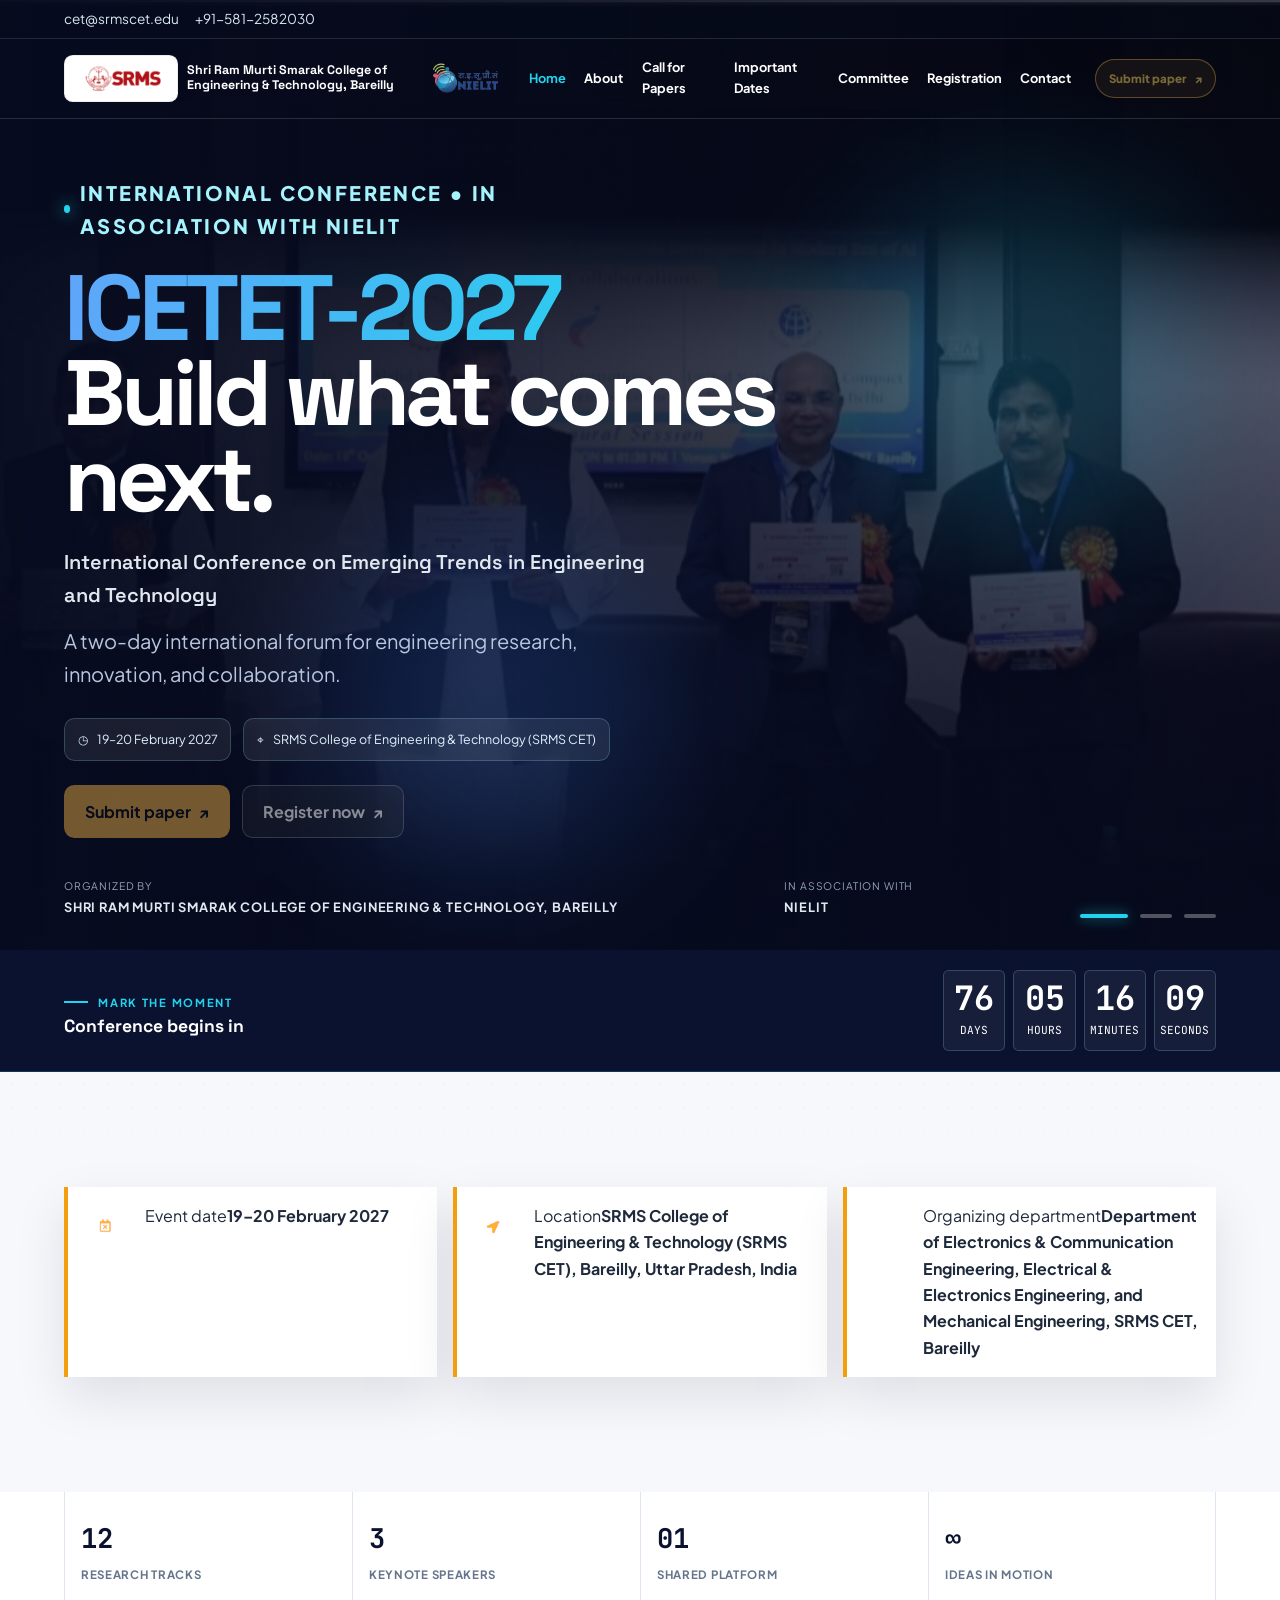
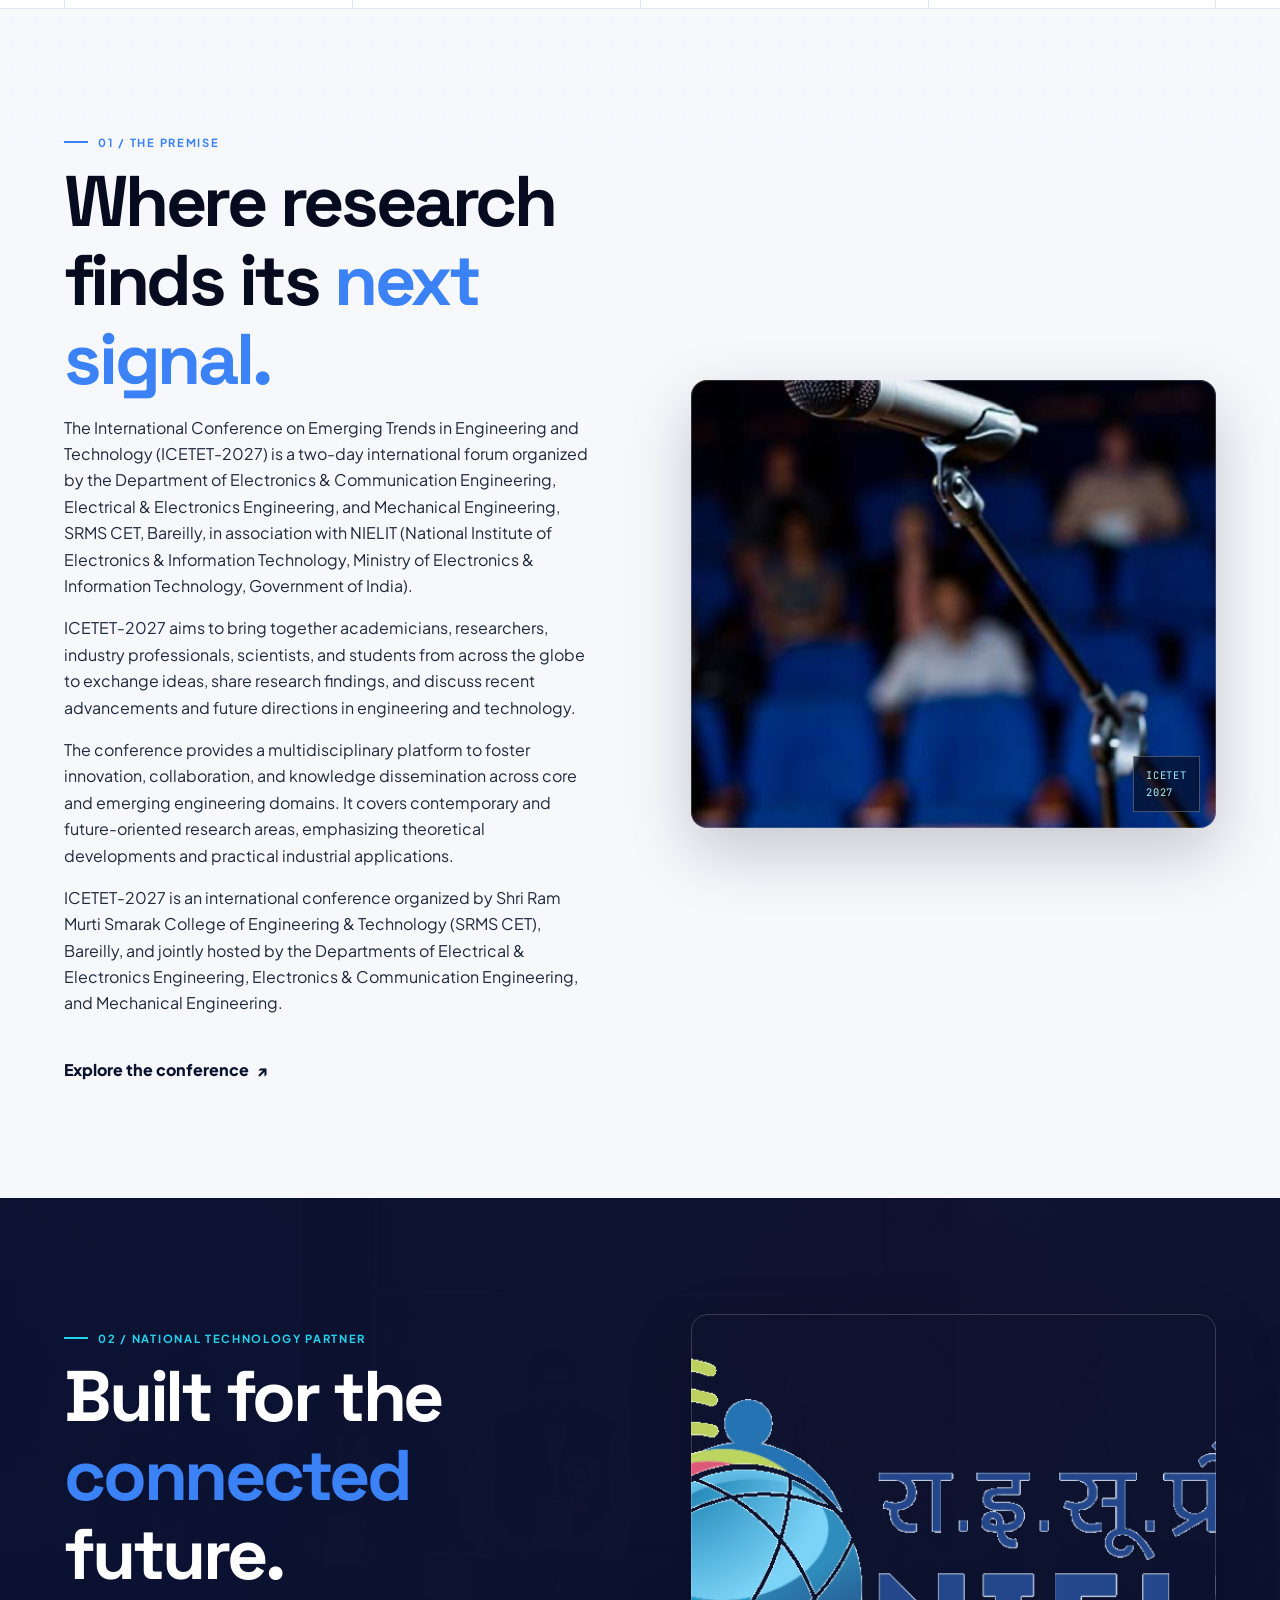
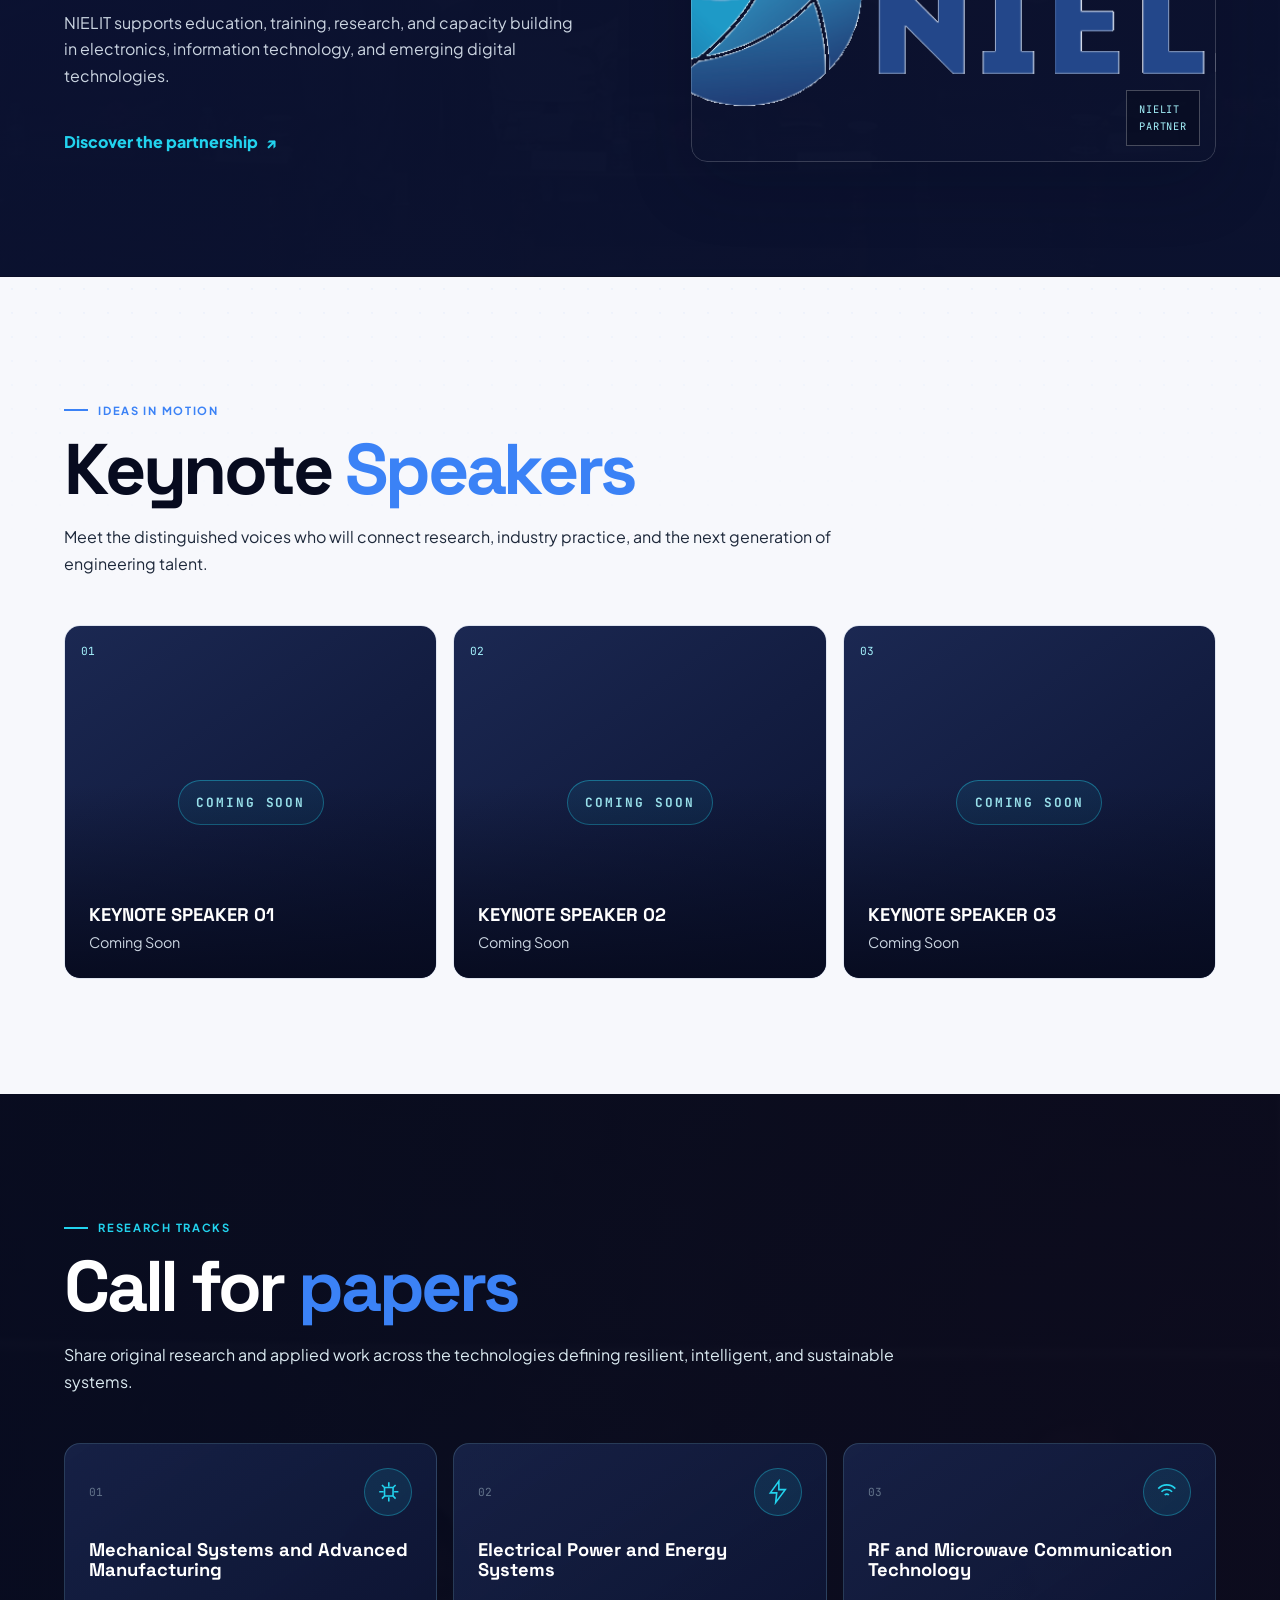
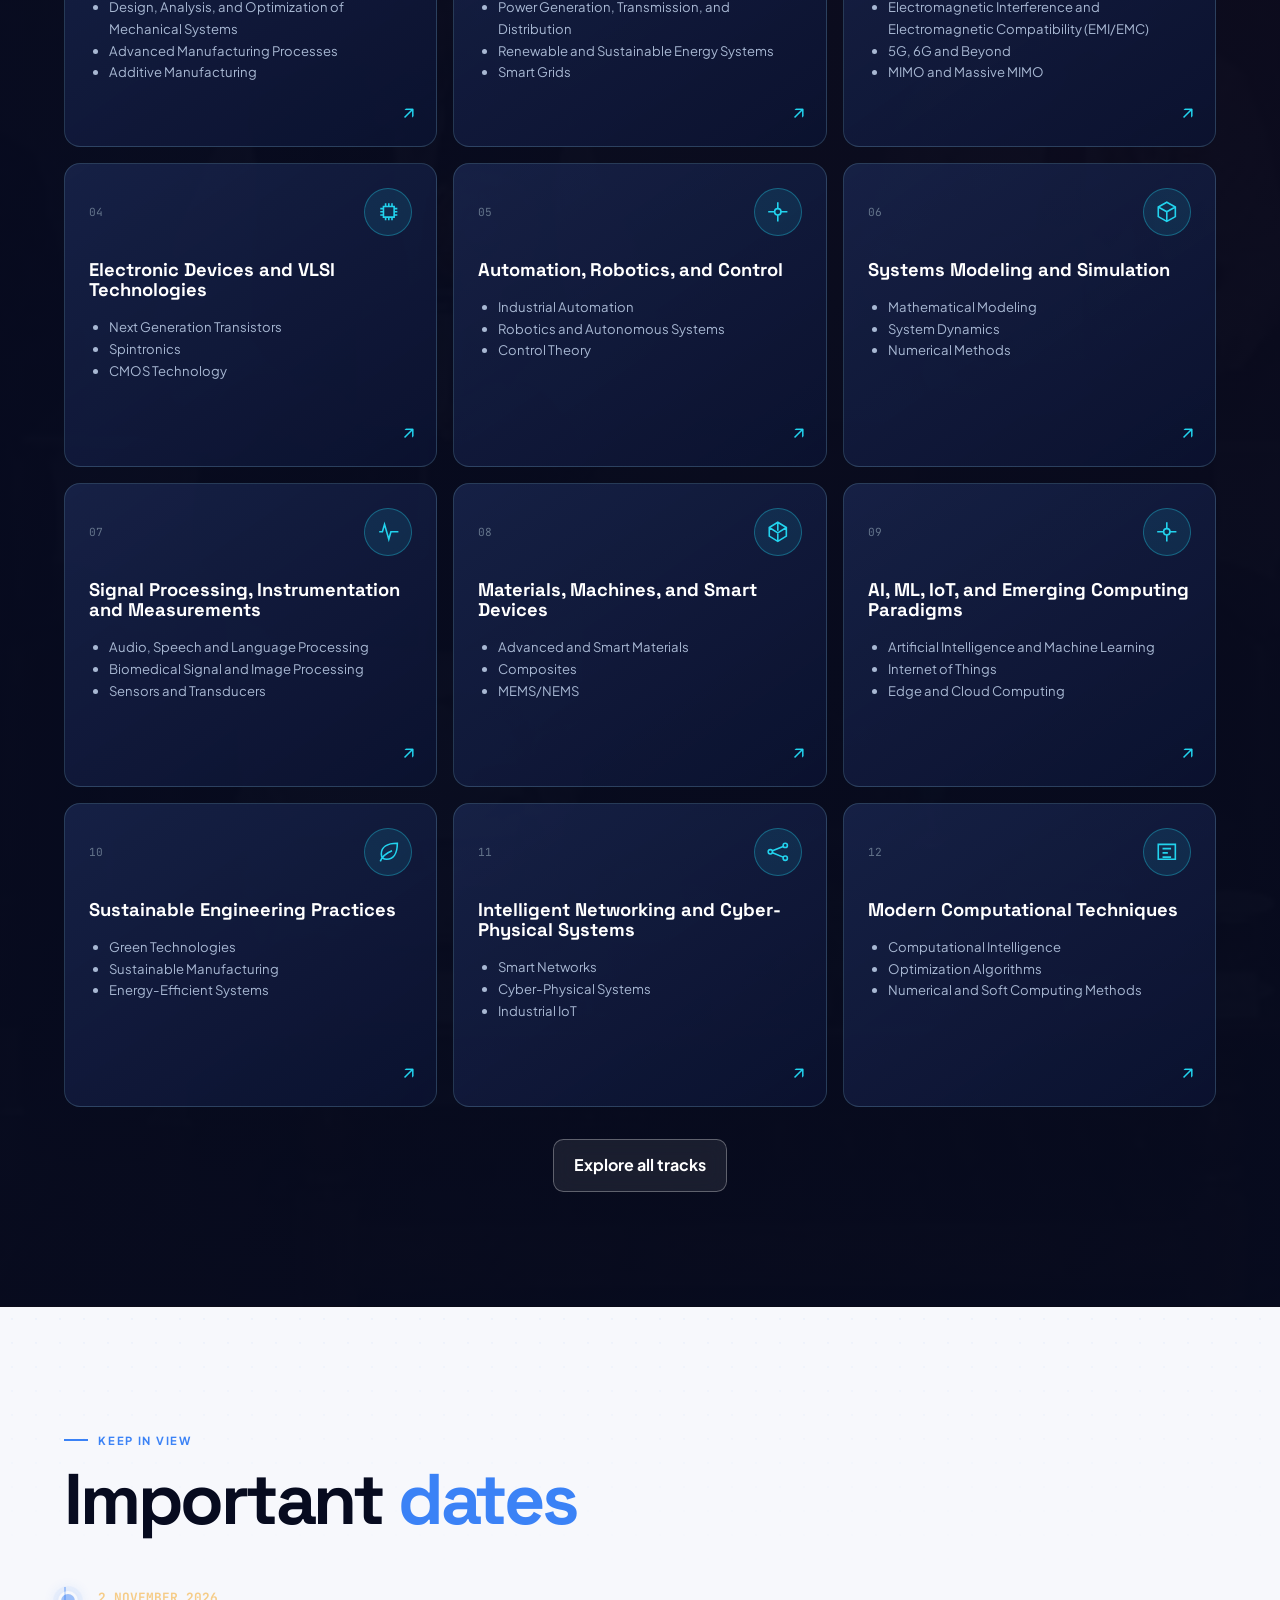
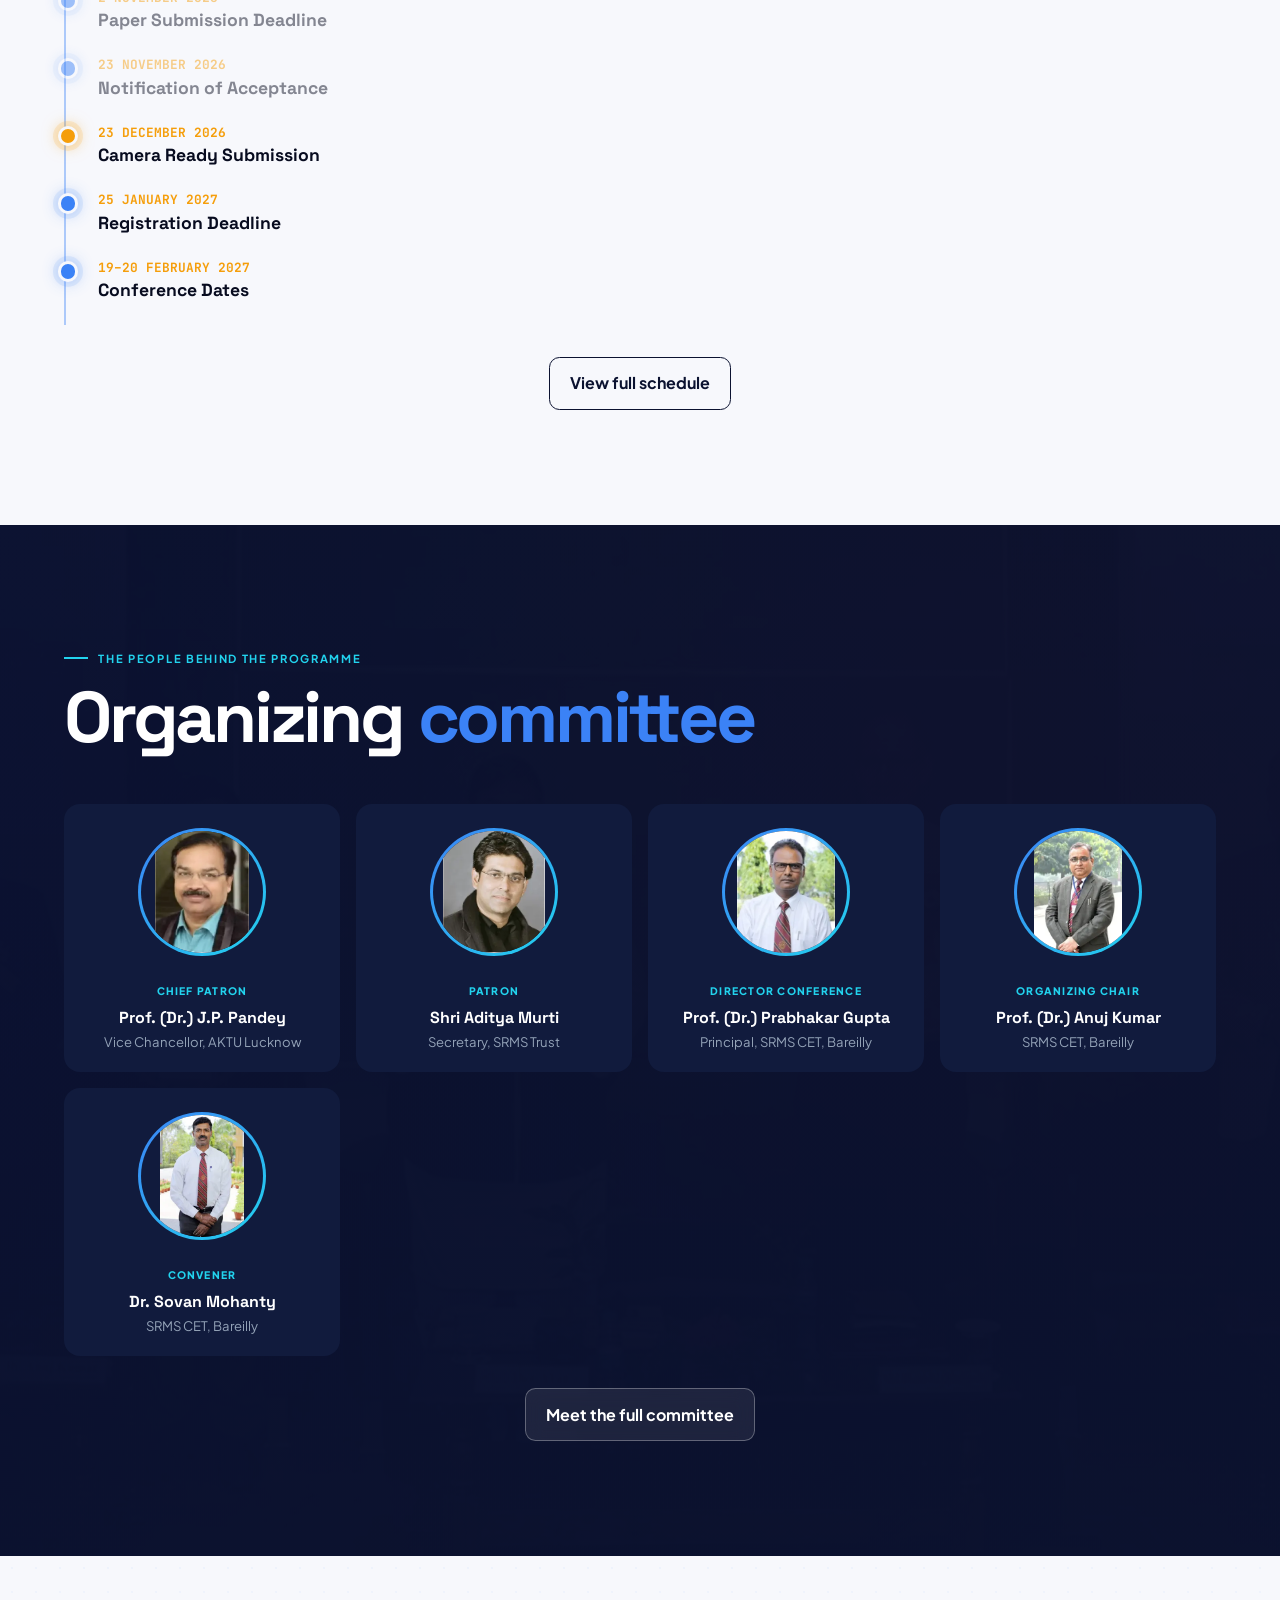
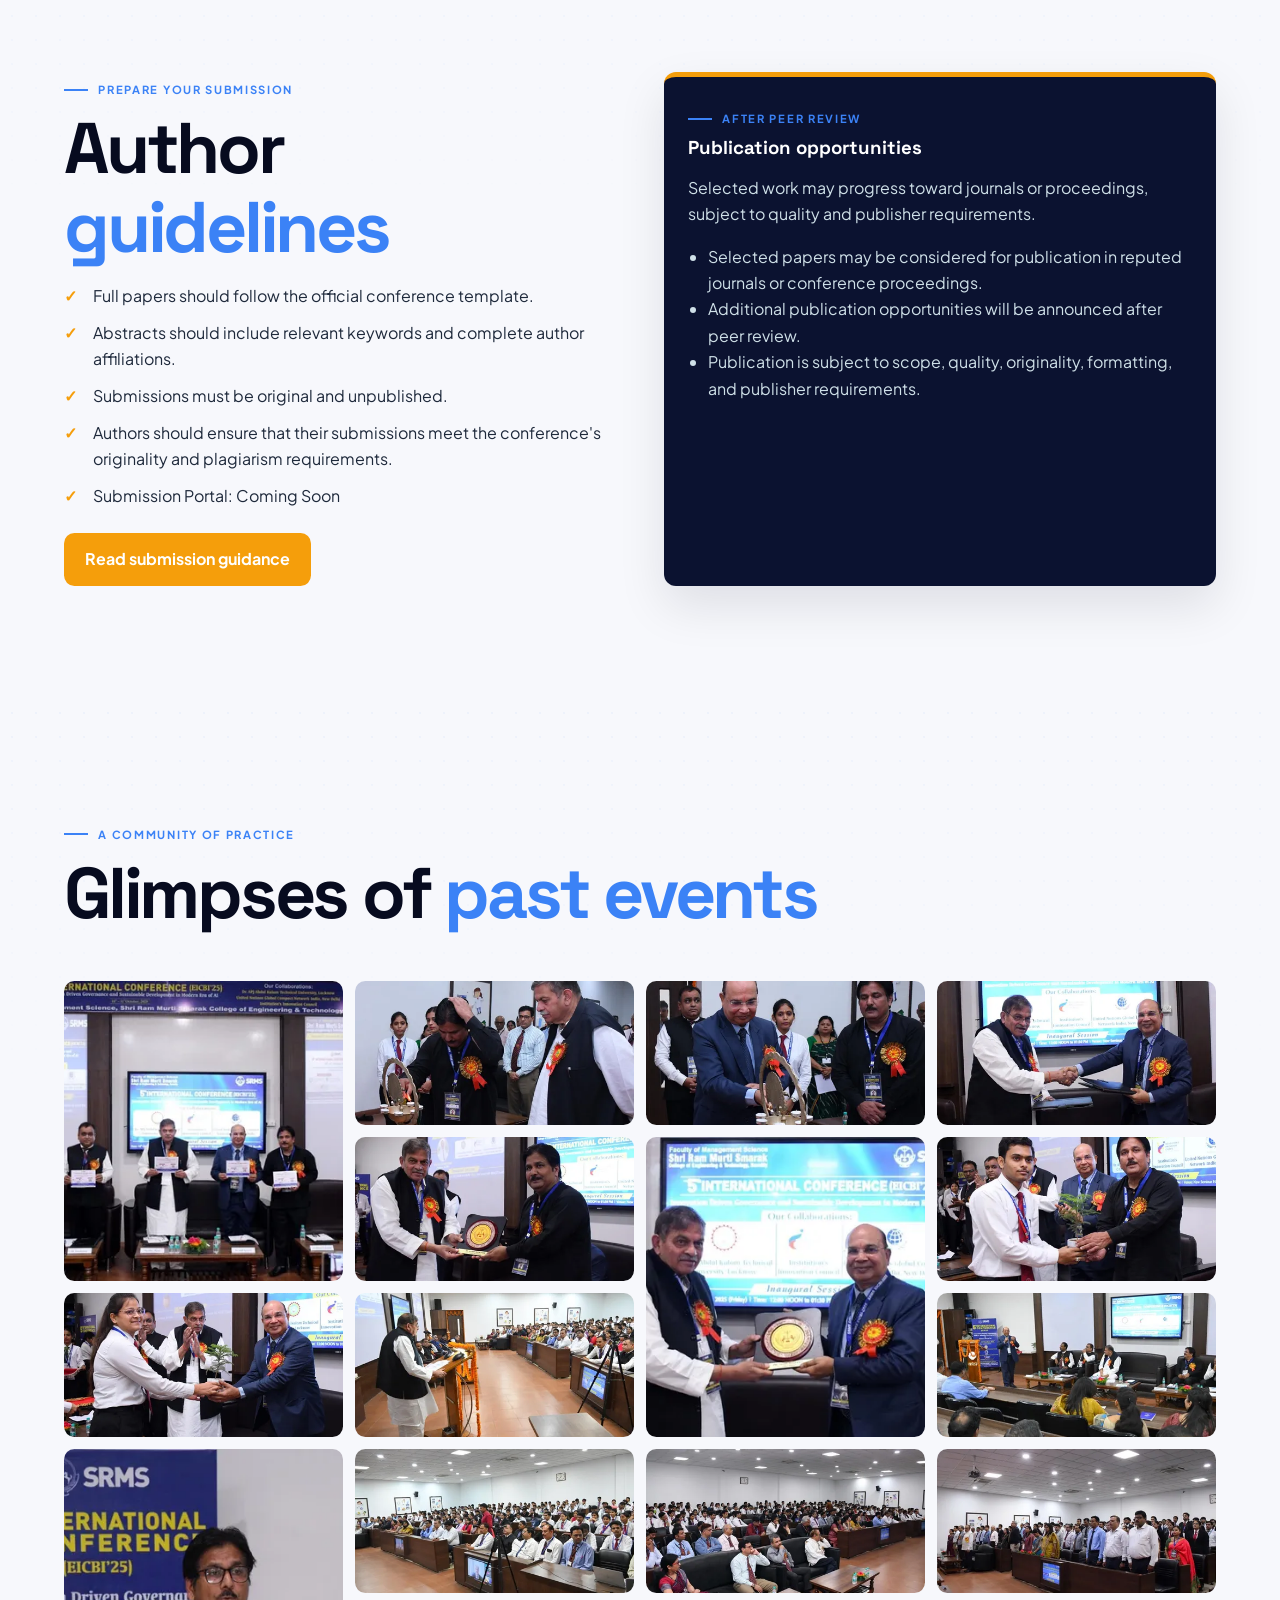
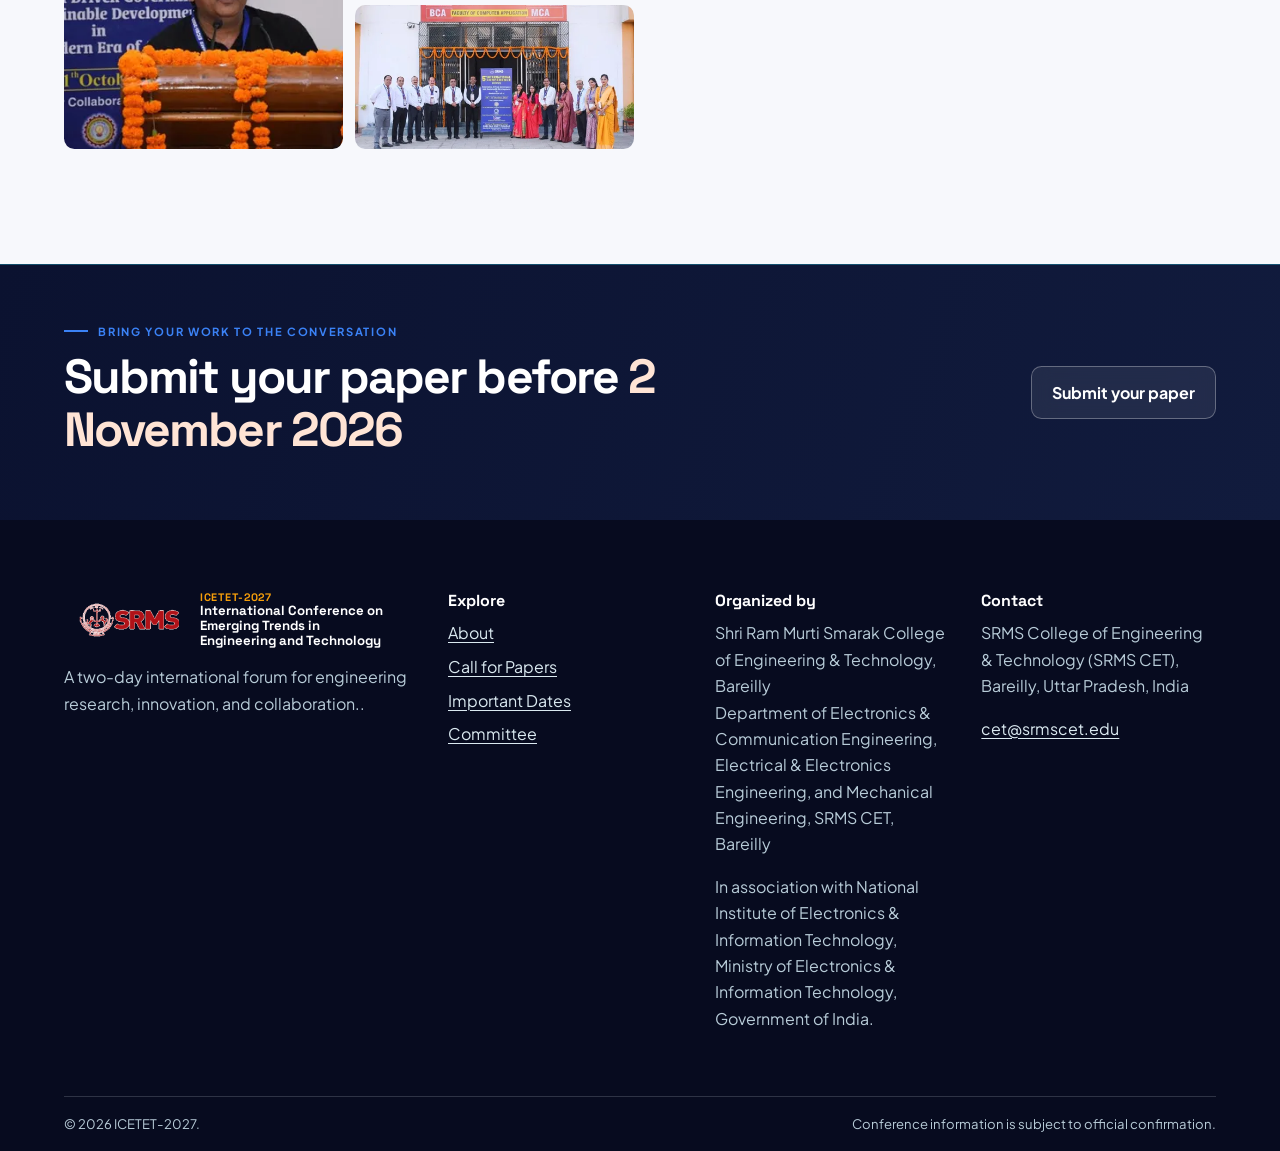
<file: index.html>
<!doctype html>
<html lang="en"><head>
    <meta charset="utf-8">
    <meta name="viewport" content="width=device-width, initial-scale=1">
    <title>ICETET-2027 | International Conference on Emerging Trends in Engineering and Technology</title>
    <meta name="description" content="ICETET-2027 brings together researchers, engineers, educators, students, and technology leaders to explore emerging engineering and technology.">
    <meta property="og:title" content="ICETET-2027">
    <meta property="og:description" content="International Conference on Emerging Trends in Engineering and Technology.">
    <meta property="og:type" content="website">
    <meta name="twitter:card" content="summary_large_image">
    <meta name="twitter:title" content="ICETET-2027">
    <meta name="twitter:description" content="International Conference on Emerging Trends in Engineering and Technology.">
    <link rel="preconnect" href="https://fonts.googleapis.com">
    <link rel="preconnect" href="https://fonts.gstatic.com" crossorigin="">
    <link rel="icon" type="image/jpeg" href="./assets/hero-bg-1-ZyqYJU7w.jpg">
    <script type="module" crossorigin="" src="./assets/index-DIQ5Yqx3.js"></script>
    <link rel="stylesheet" crossorigin="" href="./assets/index-BJhAMwMr.css">
  </head>
  <body class="site-home">
    <div id="root"><div class="site-topbar"><div class="container site-topbar__inner"><div class="site-topbar__links"><a href="mailto:cet@srmscet.edu">cet@srmscet.edu</a><a href="tel:+91-581-2582030">+91-581-2582030</a></div><div class="site-social" aria-label="Social links"></div></div></div><header class="site-header"><div class="container site-header__inner"><a class="brand-lockup" aria-label="Shri Ram Murti Smarak College of Engineering &amp; Technology, Bareilly home" href="index.html"><img class="brand-logo" src="./assets/images/logo-srms.png" alt="Shri Ram Murti Smarak College of Engineering &amp; Technology, Bareilly logo"><span class="brand-lockup__text brand-lockup__text--host">Shri Ram Murti Smarak College of Engineering &amp; Technology, Bareilly</span></a><div class="site-header__partners" aria-label="Conference partners"><img src="./assets/images/logo-nielit.png" alt="NIELIT logo"></div><button class="menu-toggle" type="button" aria-label="Open navigation" aria-expanded="false" aria-controls="site-navigation">☰</button><nav class="site-nav" id="site-navigation" aria-label="Primary navigation"><ul class="site-nav__list"><li><a aria-current="page" class="active" href="index.html">Home</a></li><li><a href="about.html">About</a></li><li><a href="call-for-papers.html">Call for Papers</a></li><li><a href="important-dates.html">Important Dates</a></li><li><a href="committee.html">Committee</a></li><li><a href="registration.html">Registration</a></li><li><a href="contact.html">Contact</a></li><li class="site-nav__submit-item"><button class="nav-submit is-disabled" type="button" disabled="" aria-disabled="true">Submit paper <span aria-hidden="true">↗</span></button></li></ul></nav><button class="nav-submit is-disabled" type="button" disabled="" aria-disabled="true">Submit paper <span aria-hidden="true">↗</span></button></div></header><main><section class="hero" aria-label="Conference highlights"><canvas class="hero-network" aria-hidden="true" width="1440" height="977"></canvas><div class="hero-orb hero-orb--one" aria-hidden="true"></div><div class="hero-orb hero-orb--two" aria-hidden="true"></div><article class="hero__slide is-active" aria-hidden="false" style="background-image: url(&quot;./assets/images/hero-bg-1.jpg&quot;);"><div class="container hero__content"><p class="hero__kicker"><span class="signal-dot" aria-hidden="true"></span>International conference • In association with NIELIT</p><h1><span>ICETET-2027</span>Build what comes next.</h1><p class="hero__full-title">International Conference on Emerging Trends in Engineering and Technology</p><p class="hero__description">A two-day international forum for engineering research, innovation, and collaboration.</p><div class="hero__chips"><span class="glass-chip"><span aria-hidden="true">◷</span>19–20 February 2027</span><span class="glass-chip"><span aria-hidden="true">⌖</span>SRMS College of Engineering &amp; Technology (SRMS CET)</span></div><div class="hero__actions"><button class="button button--amber is-disabled" type="button" disabled="" aria-disabled="true">Submit paper <span aria-hidden="true">↗</span></button><button class="button button--glass is-disabled" type="button" disabled="" aria-disabled="true">Register now <span aria-hidden="true">↗</span></button></div></div></article><article class="hero__slide" aria-hidden="true" style="background-image: url(&quot;./assets/images/about-conference.jpg&quot;);"><div class="container hero__content"><p class="hero__kicker"><span class="signal-dot" aria-hidden="true"></span>Research • Collaboration • Impact</p><h1><span>ICETET-2027</span>Ideas beyond the lab.</h1><p class="hero__full-title">International Conference on Emerging Trends in Engineering and Technology</p><p class="hero__description">A meeting ground for rigorous research and applied innovation.</p><div class="hero__chips"><span class="glass-chip"><span aria-hidden="true">◷</span>19–20 February 2027</span><span class="glass-chip"><span aria-hidden="true">⌖</span>SRMS College of Engineering &amp; Technology (SRMS CET)</span></div><div class="hero__actions"><button class="button button--amber is-disabled" type="button" disabled="" aria-disabled="true">Submit paper <span aria-hidden="true">↗</span></button><button class="button button--glass is-disabled" type="button" disabled="" aria-disabled="true">Register now <span aria-hidden="true">↗</span></button></div></div></article><article class="hero__slide" aria-hidden="true" style="background-image: url(&quot;./assets/images/partner-visual-2.jpg&quot;);"><div class="container hero__content"><p class="hero__kicker"><span class="signal-dot" aria-hidden="true"></span>Connected by NIELIT</p><h1><span>ICETET-2027</span>Think across boundaries.</h1><p class="hero__full-title">International Conference on Emerging Trends in Engineering and Technology</p><p class="hero__description">Bring your questions, prototypes, and perspective to the conversation.</p><div class="hero__chips"><span class="glass-chip"><span aria-hidden="true">◷</span>19–20 February 2027</span><span class="glass-chip"><span aria-hidden="true">⌖</span>SRMS College of Engineering &amp; Technology (SRMS CET)</span></div><div class="hero__actions"><button class="button button--amber is-disabled" type="button" disabled="" aria-disabled="true">Submit paper <span aria-hidden="true">↗</span></button><button class="button button--glass is-disabled" type="button" disabled="" aria-disabled="true">Register now <span aria-hidden="true">↗</span></button></div></div></article><div class="hero__bottom container"><div class="hero__partner-label"><span>Organized by</span><strong>Shri Ram Murti Smarak College of Engineering &amp; Technology, Bareilly</strong></div><div class="hero__partner-label"><span>In association with</span><strong>NIELIT</strong></div><div class="hero__dots" aria-label="Hero slides"><button class="hero__dot is-active" type="button" aria-label="Show slide 1" aria-pressed="true"></button><button class="hero__dot" type="button" aria-label="Show slide 2" aria-pressed="false"></button><button class="hero__dot" type="button" aria-label="Show slide 3" aria-pressed="false"></button></div></div></section><section class="countdown-band" aria-labelledby="countdown-title"><div class="container countdown-band__inner"><div><p class="eyebrow">Mark the moment</p><h2 id="countdown-title">Conference begins in</h2></div><div class="countdown" aria-live="polite"><div class="countdown__unit"><span class="countdown__value">148</span><span class="countdown__label">Days</span></div><div class="countdown__unit"><span class="countdown__value">22</span><span class="countdown__label">Hours</span></div><div class="countdown__unit"><span class="countdown__value">00</span><span class="countdown__label">Minutes</span></div><div class="countdown__unit"><span class="countdown__value">13</span><span class="countdown__label">Seconds</span></div></div></div></section><section class="section section--cloud reveal is-visible" aria-labelledby="facts-title"><div class="container"><h2 class="sr-only" id="facts-title">Conference facts</h2><div class="facts-grid"><article class="fact-card"><img src="./assets/images/icon-date.png" alt=""><div><span>Event date</span><strong>19–20 February 2027</strong></div></article><article class="fact-card"><img src="./assets/images/icon-location.png" alt=""><div><span>Location</span><strong>SRMS College of Engineering &amp; Technology (SRMS CET), Bareilly, Uttar Pradesh, India</strong></div></article><article class="fact-card"><img src="./assets/images/icon-track.png" alt=""><div><span>Organizing department</span><strong>Department of Electronics &amp; Communication Engineering, Electrical &amp; Electronics Engineering, and Mechanical Engineering, SRMS CET, Bareilly</strong></div></article></div></div></section><section class="stats-strip" aria-label="Conference at a glance"><div class="container stats-grid"><div class="stat-item"><strong>12</strong><span>research tracks</span></div><div class="stat-item"><strong>3</strong><span>keynote speakers</span></div><div class="stat-item"><strong>01</strong><span>shared platform</span></div><div class="stat-item"><strong>∞</strong><span>ideas in motion</span></div></div></section><section class="section reveal is-visible" id="about" aria-labelledby="about-title"><div class="container split-layout"><div class="split-layout__copy"><p class="eyebrow">01 / The premise</p><h2 class="section-title" id="about-title">Where research finds its <em>next signal.</em></h2><p>The International Conference on Emerging Trends in Engineering and Technology (ICETET-2027) is a two-day international forum organized by the Department of Electronics &amp; Communication Engineering, Electrical &amp; Electronics Engineering, and Mechanical Engineering, SRMS CET, Bareilly, in association with NIELIT (National Institute of Electronics &amp; Information Technology, Ministry of Electronics &amp; Information Technology, Government of India).</p><p>ICETET-2027 aims to bring together academicians, researchers, industry professionals, scientists, and students from across the globe to exchange ideas, share research findings, and discuss recent advancements and future directions in engineering and technology.</p><p>The conference provides a multidisciplinary platform to foster innovation, collaboration, and knowledge dissemination across core and emerging engineering domains. It covers contemporary and future-oriented research areas, emphasizing theoretical developments and practical industrial applications.</p><p>ICETET-2027 is an international conference organized by Shri Ram Murti Smarak College of Engineering &amp; Technology (SRMS CET), Bareilly, and jointly hosted by the Departments of Electrical &amp; Electronics Engineering, Electronics &amp; Communication Engineering, and Mechanical Engineering.</p><a class="text-link" href="about.html">Explore the conference <span aria-hidden="true">↗</span></a></div><div class="split-layout__image" role="img" aria-label="Engineering and technology conference visual" style="background-image: url(&quot;./assets/images/about-conference.jpg&quot;);"><span class="image-stamp">ICETET<br>2027</span></div></div></section><section class="section section--navy reveal is-visible" id="nielit" aria-labelledby="nielit-title"><div class="container split-layout split-layout--reverse"><div class="split-layout__copy"><p class="eyebrow">02 / National technology partner</p><h2 class="section-title" id="nielit-title">Built for the <em>connected</em> future.</h2><p>NIELIT supports education, training, research, and capacity building in electronics, information technology, and emerging digital technologies.</p><a class="text-link text-link--light" href="about.html">Discover the partnership <span aria-hidden="true">↗</span></a></div><div class="split-layout__image split-layout__image--partner" role="img" aria-label="Partner organization visual" style="background-image: url(&quot;./assets/images/logo-nielit.png&quot;);"><span class="image-stamp">NIELIT<br>PARTNER</span></div></div></section><section class="section reveal is-visible" id="speakers" aria-labelledby="speakers-title"><div class="container"><div class="section__intro"><p class="eyebrow">Ideas in motion</p><h2 class="section-title" id="speakers-title">Keynote <span>Speakers</span></h2><p>Meet the distinguished voices who will connect research, industry practice, and the next generation of engineering talent.</p></div><div class="card-grid card-grid--3"><article class="card speaker-card reveal is-visible"><div class="speaker-index">01</div><div class="speaker-photo-placeholder" role="img" aria-label="KEYNOTE SPEAKER 01, coming soon"><span>Coming Soon</span></div><div class="speaker-card__body"><h3>KEYNOTE SPEAKER 01</h3><p>Coming Soon</p></div></article><article class="card speaker-card reveal is-visible"><div class="speaker-index">02</div><div class="speaker-photo-placeholder" role="img" aria-label="KEYNOTE SPEAKER 02, coming soon"><span>Coming Soon</span></div><div class="speaker-card__body"><h3>KEYNOTE SPEAKER 02</h3><p>Coming Soon</p></div></article><article class="card speaker-card reveal is-visible"><div class="speaker-index">03</div><div class="speaker-photo-placeholder" role="img" aria-label="KEYNOTE SPEAKER 03, coming soon"><span>Coming Soon</span></div><div class="speaker-card__body"><h3>KEYNOTE SPEAKER 03</h3><p>Coming Soon</p></div></article></div></div></section><section class="section section--image reveal is-visible" id="tracks" aria-labelledby="tracks-title"><div class="container"><div class="section__intro section__intro--light"><p class="eyebrow">Research tracks</p><h2 class="section-title" id="tracks-title">Call for <span>papers</span></h2><p>Share original research and applied work across the technologies defining resilient, intelligent, and sustainable systems.</p></div><div class="card-grid track-grid"><article class="card track-card reveal is-visible"><div class="track-card__top"><span class="track-number">01</span><span class="track-icon"><svg viewBox="0 0 24 24" aria-hidden="true"><path d="M12 3v4m0 10v4M3 12h4m10 0h4M5.6 5.6l2.8 2.8m7.2 7.2 2.8 2.8m0-12.8-2.8 2.8m-7.2 7.2-2.8 2.8M8 8h8v8H8z" fill="none" stroke="currentColor" stroke-width="1.5"></path></svg></span></div><h3>Mechanical Systems and Advanced Manufacturing</h3><ul><li>Design, Analysis, and Optimization of Mechanical Systems</li><li>Advanced Manufacturing Processes</li><li>Additive Manufacturing</li></ul><a class="card-arrow" aria-label="Explore Mechanical Systems and Advanced Manufacturing" href="call-for-papers.html">↗</a></article><article class="card track-card reveal is-visible"><div class="track-card__top"><span class="track-number">02</span><span class="track-icon"><svg viewBox="0 0 24 24" aria-hidden="true"><path d="M13 2 5 13h6l-1 9 9-12h-6l0-8Z" fill="none" stroke="currentColor" stroke-width="1.5"></path></svg></span></div><h3>Electrical Power and Energy Systems</h3><ul><li>Power Generation, Transmission, and Distribution</li><li>Renewable and Sustainable Energy Systems</li><li>Smart Grids</li></ul><a class="card-arrow" aria-label="Explore Electrical Power and Energy Systems" href="call-for-papers.html">↗</a></article><article class="card track-card reveal is-visible"><div class="track-card__top"><span class="track-number">03</span><span class="track-icon"><svg viewBox="0 0 24 24" aria-hidden="true"><path d="M4 9a11 11 0 0 1 16 0M7 12a7 7 0 0 1 10 0M10 15a3 3 0 0 1 4 0M12 18h.01" fill="none" stroke="currentColor" stroke-width="1.5"></path></svg></span></div><h3>RF and Microwave Communication Technology</h3><ul><li>Electromagnetic Interference and Electromagnetic Compatibility (EMI/EMC)</li><li>5G, 6G and Beyond</li><li>MIMO and Massive MIMO</li></ul><a class="card-arrow" aria-label="Explore RF and Microwave Communication Technology" href="call-for-papers.html">↗</a></article><article class="card track-card reveal is-visible"><div class="track-card__top"><span class="track-number">04</span><span class="track-icon"><svg viewBox="0 0 24 24" aria-hidden="true"><path d="M7 7h10v10H7zM4 9h3m-3 3h3m-3 3h3m10-6h3m-3 3h3m-3 3h3M9 4v3m3-3v3m3-3v3m-6 13v-3m3 3v-3m3 3v-3" fill="none" stroke="currentColor" stroke-width="1.5"></path></svg></span></div><h3>Electronic Devices and VLSI Technologies</h3><ul><li>Next Generation Transistors</li><li>Spintronics</li><li>CMOS Technology</li></ul><a class="card-arrow" aria-label="Explore Electronic Devices and VLSI Technologies" href="call-for-papers.html">↗</a></article><article class="card track-card reveal is-visible"><div class="track-card__top"><span class="track-number">05</span><span class="track-icon"><svg viewBox="0 0 24 24" aria-hidden="true"><circle cx="12" cy="12" r="3" fill="none" stroke="currentColor" stroke-width="1.5"></circle><path d="M12 3v6m0 6v6M3 12h6m6 0h6" fill="none" stroke="currentColor" stroke-width="1.5"></path></svg></span></div><h3>Automation, Robotics, and Control</h3><ul><li>Industrial Automation</li><li>Robotics and Autonomous Systems</li><li>Control Theory</li></ul><a class="card-arrow" aria-label="Explore Automation, Robotics, and Control" href="call-for-papers.html">↗</a></article><article class="card track-card reveal is-visible"><div class="track-card__top"><span class="track-number">06</span><span class="track-icon"><svg viewBox="0 0 24 24" aria-hidden="true"><path d="m12 3 8 4.5v9L12 21l-8-4.5v-9L12 3Z M4 7.5l8 4.5 8-4.5M12 12v9" fill="none" stroke="currentColor" stroke-width="1.5"></path></svg></span></div><h3>Systems Modeling and Simulation</h3><ul><li>Mathematical Modeling</li><li>System Dynamics</li><li>Numerical Methods</li></ul><a class="card-arrow" aria-label="Explore Systems Modeling and Simulation" href="call-for-papers.html">↗</a></article><article class="card track-card reveal is-visible"><div class="track-card__top"><span class="track-number">07</span><span class="track-icon"><svg viewBox="0 0 24 24" aria-hidden="true"><path d="M3 12h3l2-7 4 14 2-7h7" fill="none" stroke="currentColor" stroke-width="1.5"></path></svg></span></div><h3>Signal Processing, Instrumentation and Measurements</h3><ul><li>Audio, Speech and Language Processing</li><li>Biomedical Signal and Image Processing</li><li>Sensors and Transducers</li></ul><a class="card-arrow" aria-label="Explore Signal Processing, Instrumentation and Measurements" href="call-for-papers.html">↗</a></article><article class="card track-card reveal is-visible"><div class="track-card__top"><span class="track-number">08</span><span class="track-icon"><svg viewBox="0 0 24 24" aria-hidden="true"><path d="m12 3 8 5v8l-8 5-8-5V8l8-5Zm0 0v8m8-3-8 5-8-5m8 5v8" fill="none" stroke="currentColor" stroke-width="1.5"></path></svg></span></div><h3>Materials, Machines, and Smart Devices</h3><ul><li>Advanced and Smart Materials</li><li>Composites</li><li>MEMS/NEMS</li></ul><a class="card-arrow" aria-label="Explore Materials, Machines, and Smart Devices" href="call-for-papers.html">↗</a></article><article class="card track-card reveal is-visible"><div class="track-card__top"><span class="track-number">09</span><span class="track-icon"><svg viewBox="0 0 24 24" aria-hidden="true"><circle cx="12" cy="12" r="3" fill="none" stroke="currentColor" stroke-width="1.5"></circle><path d="M12 3v6m0 6v6M3 12h6m6 0h6" fill="none" stroke="currentColor" stroke-width="1.5"></path></svg></span></div><h3>AI, ML, IoT, and Emerging Computing Paradigms</h3><ul><li>Artificial Intelligence and Machine Learning</li><li>Internet of Things</li><li>Edge and Cloud Computing</li></ul><a class="card-arrow" aria-label="Explore AI, ML, IoT, and Emerging Computing Paradigms" href="call-for-papers.html">↗</a></article><article class="card track-card reveal is-visible"><div class="track-card__top"><span class="track-number">10</span><span class="track-icon"><svg viewBox="0 0 24 24" aria-hidden="true"><path d="M20 4C10 4 5 8 5 14c0 3 2 5 5 5 6 0 10-5 10-15ZM4 21c2-5 6-8 11-10" fill="none" stroke="currentColor" stroke-width="1.5"></path></svg></span></div><h3>Sustainable Engineering Practices</h3><ul><li>Green Technologies</li><li>Sustainable Manufacturing</li><li>Energy-Efficient Systems</li></ul><a class="card-arrow" aria-label="Explore Sustainable Engineering Practices" href="call-for-papers.html">↗</a></article><article class="card track-card reveal is-visible"><div class="track-card__top"><span class="track-number">11</span><span class="track-icon"><svg viewBox="0 0 24 24" aria-hidden="true"><circle cx="5" cy="12" r="2" fill="none" stroke="currentColor" stroke-width="1.5"></circle><circle cx="19" cy="6" r="2" fill="none" stroke="currentColor" stroke-width="1.5"></circle><circle cx="19" cy="18" r="2" fill="none" stroke="currentColor" stroke-width="1.5"></circle><path d="m7 11 10-4M7 13l10 4" fill="none" stroke="currentColor" stroke-width="1.5"></path></svg></span></div><h3>Intelligent Networking and Cyber-Physical Systems</h3><ul><li>Smart Networks</li><li>Cyber-Physical Systems</li><li>Industrial IoT</li></ul><a class="card-arrow" aria-label="Explore Intelligent Networking and Cyber-Physical Systems" href="call-for-papers.html">↗</a></article><article class="card track-card reveal is-visible"><div class="track-card__top"><span class="track-number">12</span><span class="track-icon"><svg viewBox="0 0 24 24" aria-hidden="true"><path d="M4 5h16v14H4zM8 9h8M8 13h5M8 17h8" fill="none" stroke="currentColor" stroke-width="1.5"></path></svg></span></div><h3>Modern Computational Techniques</h3><ul><li>Computational Intelligence</li><li>Optimization Algorithms</li><li>Numerical and Soft Computing Methods</li></ul><a class="card-arrow" aria-label="Explore Modern Computational Techniques" href="call-for-papers.html">↗</a></article></div><div class="section__action"><a class="button button--light" href="call-for-papers.html">Explore all tracks</a></div></div></section><section class="section section--cloud reveal is-visible" id="dates" aria-labelledby="dates-title"><div class="container"><div class="section__intro"><p class="eyebrow">Keep in view</p><h2 class="section-title" id="dates-title">Important <span>dates</span></h2></div><div class="timeline"><article class="timeline__item is-next"><span class="timeline__date">2 November 2026</span><h3>Paper Submission Deadline</h3></article><article class="timeline__item"><span class="timeline__date">23 November 2026</span><h3>Notification of Acceptance</h3></article><article class="timeline__item"><span class="timeline__date">23 December 2026</span><h3>Camera Ready Submission</h3></article><article class="timeline__item"><span class="timeline__date">25 January 2027</span><h3>Registration Deadline</h3></article><article class="timeline__item"><span class="timeline__date">19–20 February 2027</span><h3>Conference Dates</h3></article></div><div class="section__action"><a class="button button--outline" href="important-dates.html">View full schedule</a></div></div></section><section class="section section--navy reveal is-visible" id="committee" aria-labelledby="committee-title"><div class="container"><div class="section__intro section__intro--light"><p class="eyebrow">The people behind the programme</p><h2 class="section-title" id="committee-title">Organizing <span>committee</span></h2></div><div class="card-grid card-grid--4"><article class="card committee-card reveal is-visible"><img src="./assets/images/committee-jp-pandey.webp" srcset="./assets/images/committee-jp-pandey-256.webp 256w, ./assets/images/committee-jp-pandey.webp 512w" sizes="128px" alt="Prof. (Dr.) J.P. Pandey" loading="lazy" decoding="async"><div class="committee-card__body"><span>Chief Patron</span><h3>Prof. (Dr.) J.P. Pandey</h3><p>Vice Chancellor, AKTU Lucknow</p></div></article><article class="card committee-card reveal is-visible"><img src="./assets/images/committee-aditya-murti.webp" srcset="./assets/images/committee-aditya-murti-256.webp 256w, ./assets/images/committee-aditya-murti.webp 512w" sizes="128px" alt="Shri Aditya Murti" loading="lazy" decoding="async"><div class="committee-card__body"><span>Patron</span><h3>Shri Aditya Murti</h3><p>Secretary, SRMS Trust</p></div></article><article class="card committee-card reveal is-visible"><img src="./assets/images/committee-prabhakar-gupta.webp" srcset="./assets/images/committee-prabhakar-gupta-256.webp 256w, ./assets/images/committee-prabhakar-gupta.webp 512w" sizes="128px" alt="Prof. (Dr.) Prabhakar Gupta" loading="lazy" decoding="async"><div class="committee-card__body"><span>Director Conference</span><h3>Prof. (Dr.) Prabhakar Gupta</h3><p>Principal, SRMS CET, Bareilly</p></div></article><article class="card committee-card reveal is-visible"><img src="./assets/images/committee-anuj-kumar.webp" srcset="./assets/images/committee-anuj-kumar-256.webp 256w, ./assets/images/committee-anuj-kumar.webp 512w" sizes="128px" alt="Prof. (Dr.) Anuj Kumar" loading="lazy" decoding="async"><div class="committee-card__body"><span>Organizing Chair</span><h3>Prof. (Dr.) Anuj Kumar</h3><p>SRMS CET, Bareilly</p></div></article><article class="card committee-card reveal is-visible"><img src="./assets/images/committee-sovan-mohanty.webp" srcset="./assets/images/committee-sovan-mohanty-256.webp 256w, ./assets/images/committee-sovan-mohanty.webp 512w" sizes="128px" alt="Dr. Sovan Mohanty" loading="lazy" decoding="async"><div class="committee-card__body"><span>Convener</span><h3>Dr. Sovan Mohanty</h3><p>SRMS CET, Bareilly</p></div></article></div><div class="section__action"><a class="button button--light" href="committee.html">Meet the full committee</a></div></div></section><section class="section reveal is-visible" id="guidelines" aria-labelledby="guidelines-title"><div class="container guidance-grid"><div><p class="eyebrow">Prepare your submission</p><h2 class="section-title" id="guidelines-title">Author <span>guidelines</span></h2><ul class="check-list"><li>Full papers should follow the official conference template.</li><li>Abstracts should include relevant keywords and complete author affiliations.</li><li>Submissions must be original and unpublished.</li><li>Authors should ensure that their submissions meet the conference's originality and plagiarism requirements.</li><li>Submission Portal: Coming Soon</li></ul><a class="button" href="call-for-papers.html">Read submission guidance</a></div><div class="card card--accent reveal is-visible"><p class="eyebrow">After peer review</p><h3>Publication opportunities</h3><p>Selected work may progress toward journals or proceedings, subject to quality and publisher requirements.</p><ul><li>Selected papers may be considered for publication in reputed journals or conference proceedings.</li><li>Additional publication opportunities will be announced after peer review.</li><li>Publication is subject to scope, quality, originality, formatting, and publisher requirements.</li></ul></div></div></section><section class="section section--cloud reveal is-visible" id="gallery" aria-labelledby="gallery-title"><div class="container"><div class="section__intro"><p class="eyebrow">A community of practice</p><h2 class="section-title" id="gallery-title">Glimpses of <span>past events</span></h2></div><div class="gallery-grid"><button type="button" aria-label="Open gallery image 1"><img src="./assets/images/gallery-01.webp" srcset="./assets/images/gallery-01-256.webp 256w, ./assets/images/gallery-01.webp 512w" sizes="(max-width: 640px) 45vw, (max-width: 1024px) 30vw, 300px" alt="ICETET event gallery image 1" loading="lazy" decoding="async"></button><button type="button" aria-label="Open gallery image 2"><img src="./assets/images/gallery-02.webp" srcset="./assets/images/gallery-02-256.webp 256w, ./assets/images/gallery-02.webp 512w" sizes="(max-width: 640px) 45vw, (max-width: 1024px) 30vw, 300px" alt="ICETET event gallery image 2" loading="lazy" decoding="async"></button><button type="button" aria-label="Open gallery image 3"><img src="./assets/images/gallery-03.webp" srcset="./assets/images/gallery-03-256.webp 256w, ./assets/images/gallery-03.webp 512w" sizes="(max-width: 640px) 45vw, (max-width: 1024px) 30vw, 300px" alt="ICETET event gallery image 3" loading="lazy" decoding="async"></button><button type="button" aria-label="Open gallery image 4"><img src="./assets/images/gallery-04.webp" srcset="./assets/images/gallery-04-256.webp 256w, ./assets/images/gallery-04.webp 512w" sizes="(max-width: 640px) 45vw, (max-width: 1024px) 30vw, 300px" alt="ICETET event gallery image 4" loading="lazy" decoding="async"></button><button type="button" aria-label="Open gallery image 5"><img src="./assets/images/gallery-05.webp" srcset="./assets/images/gallery-05-256.webp 256w, ./assets/images/gallery-05.webp 512w" sizes="(max-width: 640px) 45vw, (max-width: 1024px) 30vw, 300px" alt="ICETET event gallery image 5" loading="lazy" decoding="async"></button><button type="button" aria-label="Open gallery image 6"><img src="./assets/images/gallery-06.webp" srcset="./assets/images/gallery-06-256.webp 256w, ./assets/images/gallery-06.webp 512w" sizes="(max-width: 640px) 45vw, (max-width: 1024px) 30vw, 300px" alt="ICETET event gallery image 6" loading="lazy" decoding="async"></button><button type="button" aria-label="Open gallery image 7"><img src="./assets/images/gallery-07.webp" srcset="./assets/images/gallery-07-256.webp 256w, ./assets/images/gallery-07.webp 512w" sizes="(max-width: 640px) 45vw, (max-width: 1024px) 30vw, 300px" alt="ICETET event gallery image 7" loading="lazy" decoding="async"></button><button type="button" aria-label="Open gallery image 8"><img src="./assets/images/gallery-08.webp" srcset="./assets/images/gallery-08-256.webp 256w, ./assets/images/gallery-08.webp 512w" sizes="(max-width: 640px) 45vw, (max-width: 1024px) 30vw, 300px" alt="ICETET event gallery image 8" loading="lazy" decoding="async"></button><button type="button" aria-label="Open gallery image 9"><img src="./assets/images/gallery-09.webp" srcset="./assets/images/gallery-09-256.webp 256w, ./assets/images/gallery-09.webp 512w" sizes="(max-width: 640px) 45vw, (max-width: 1024px) 30vw, 300px" alt="ICETET event gallery image 9" loading="lazy" decoding="async"></button><button type="button" aria-label="Open gallery image 10"><img src="./assets/images/gallery-10.webp" srcset="./assets/images/gallery-10-256.webp 256w, ./assets/images/gallery-10.webp 512w" sizes="(max-width: 640px) 45vw, (max-width: 1024px) 30vw, 300px" alt="ICETET event gallery image 10" loading="lazy" decoding="async"></button><button type="button" aria-label="Open gallery image 11"><img src="./assets/images/gallery-11.webp" srcset="./assets/images/gallery-11-256.webp 256w, ./assets/images/gallery-11.webp 512w" sizes="(max-width: 640px) 45vw, (max-width: 1024px) 30vw, 300px" alt="ICETET event gallery image 11" loading="lazy" decoding="async"></button><button type="button" aria-label="Open gallery image 12"><img src="./assets/images/gallery-12.webp" srcset="./assets/images/gallery-12-256.webp 256w, ./assets/images/gallery-12.webp 512w" sizes="(max-width: 640px) 45vw, (max-width: 1024px) 30vw, 300px" alt="ICETET event gallery image 12" loading="lazy" decoding="async"></button><button type="button" aria-label="Open gallery image 13"><img src="./assets/images/gallery-13.webp" srcset="./assets/images/gallery-13-256.webp 256w, ./assets/images/gallery-13.webp 512w" sizes="(max-width: 640px) 45vw, (max-width: 1024px) 30vw, 300px" alt="ICETET event gallery image 13" loading="lazy" decoding="async"></button><button type="button" aria-label="Open gallery image 14"><img src="./assets/images/gallery-14.webp" srcset="./assets/images/gallery-14-256.webp 256w, ./assets/images/gallery-14.webp 512w" sizes="(max-width: 640px) 45vw, (max-width: 1024px) 30vw, 300px" alt="ICETET event gallery image 14" loading="lazy" decoding="async"></button><button type="button" aria-label="Open gallery image 15"><img src="./assets/images/gallery-15.webp" srcset="./assets/images/gallery-15-256.webp 256w, ./assets/images/gallery-15.webp 512w" sizes="(max-width: 640px) 45vw, (max-width: 1024px) 30vw, 300px" alt="ICETET event gallery image 15" loading="lazy" decoding="async"></button></div></div></section><section class="cta-strip reveal is-visible" aria-labelledby="cta-title"><div class="container cta-strip__inner"><div><p class="eyebrow">Bring your work to the conversation</p><h2 id="cta-title">Submit your paper before <span>2 November 2026</span></h2></div><a class="button button--light" href="call-for-papers.html">Submit your paper</a></div></section></main><footer class="site-footer"><div class="container"><div class="site-footer__grid"><div class="site-footer__brand"><a class="brand-lockup" href="index.html"><img src="./assets/images/logo-srms.png" alt="Shri Ram Murti Smarak College of Engineering &amp; Technology, Bareilly logo"><span class="brand-lockup__text"><span>ICETET-2027</span>International Conference on Emerging Trends in Engineering and Technology</span></a><p>A two-day international forum for engineering research, innovation, and collaboration..</p><div class="site-social" aria-label="Social links"></div></div><div><h2 class="site-footer__heading">Explore</h2><ul class="site-footer__links"><li><a href="about.html">About</a></li><li><a href="call-for-papers.html">Call for Papers</a></li><li><a href="important-dates.html">Important Dates</a></li><li><a href="committee.html">Committee</a></li></ul></div><div><h2 class="site-footer__heading">Organized by</h2><p>Shri Ram Murti Smarak College of Engineering &amp; Technology, Bareilly<br>Department of Electronics &amp; Communication Engineering, Electrical &amp; Electronics Engineering, and Mechanical Engineering, SRMS CET, Bareilly</p><p>In association with National Institute of Electronics &amp; Information Technology, Ministry of Electronics &amp; Information Technology, Government of India.</p></div><div><h2 class="site-footer__heading">Contact</h2><p>SRMS College of Engineering &amp; Technology (SRMS CET), Bareilly, Uttar Pradesh, India</p><p><a href="mailto:cet@srmscet.edu">cet@srmscet.edu</a></p></div></div><div class="site-footer__bottom"><span>© 2026 ICETET-2027.</span><span>Conference information is subject to official confirmation.</span></div></div></footer><button type="button" aria-label="Back to top" class="back-to-top">↑</button></div>
  

</body></html>
</file>
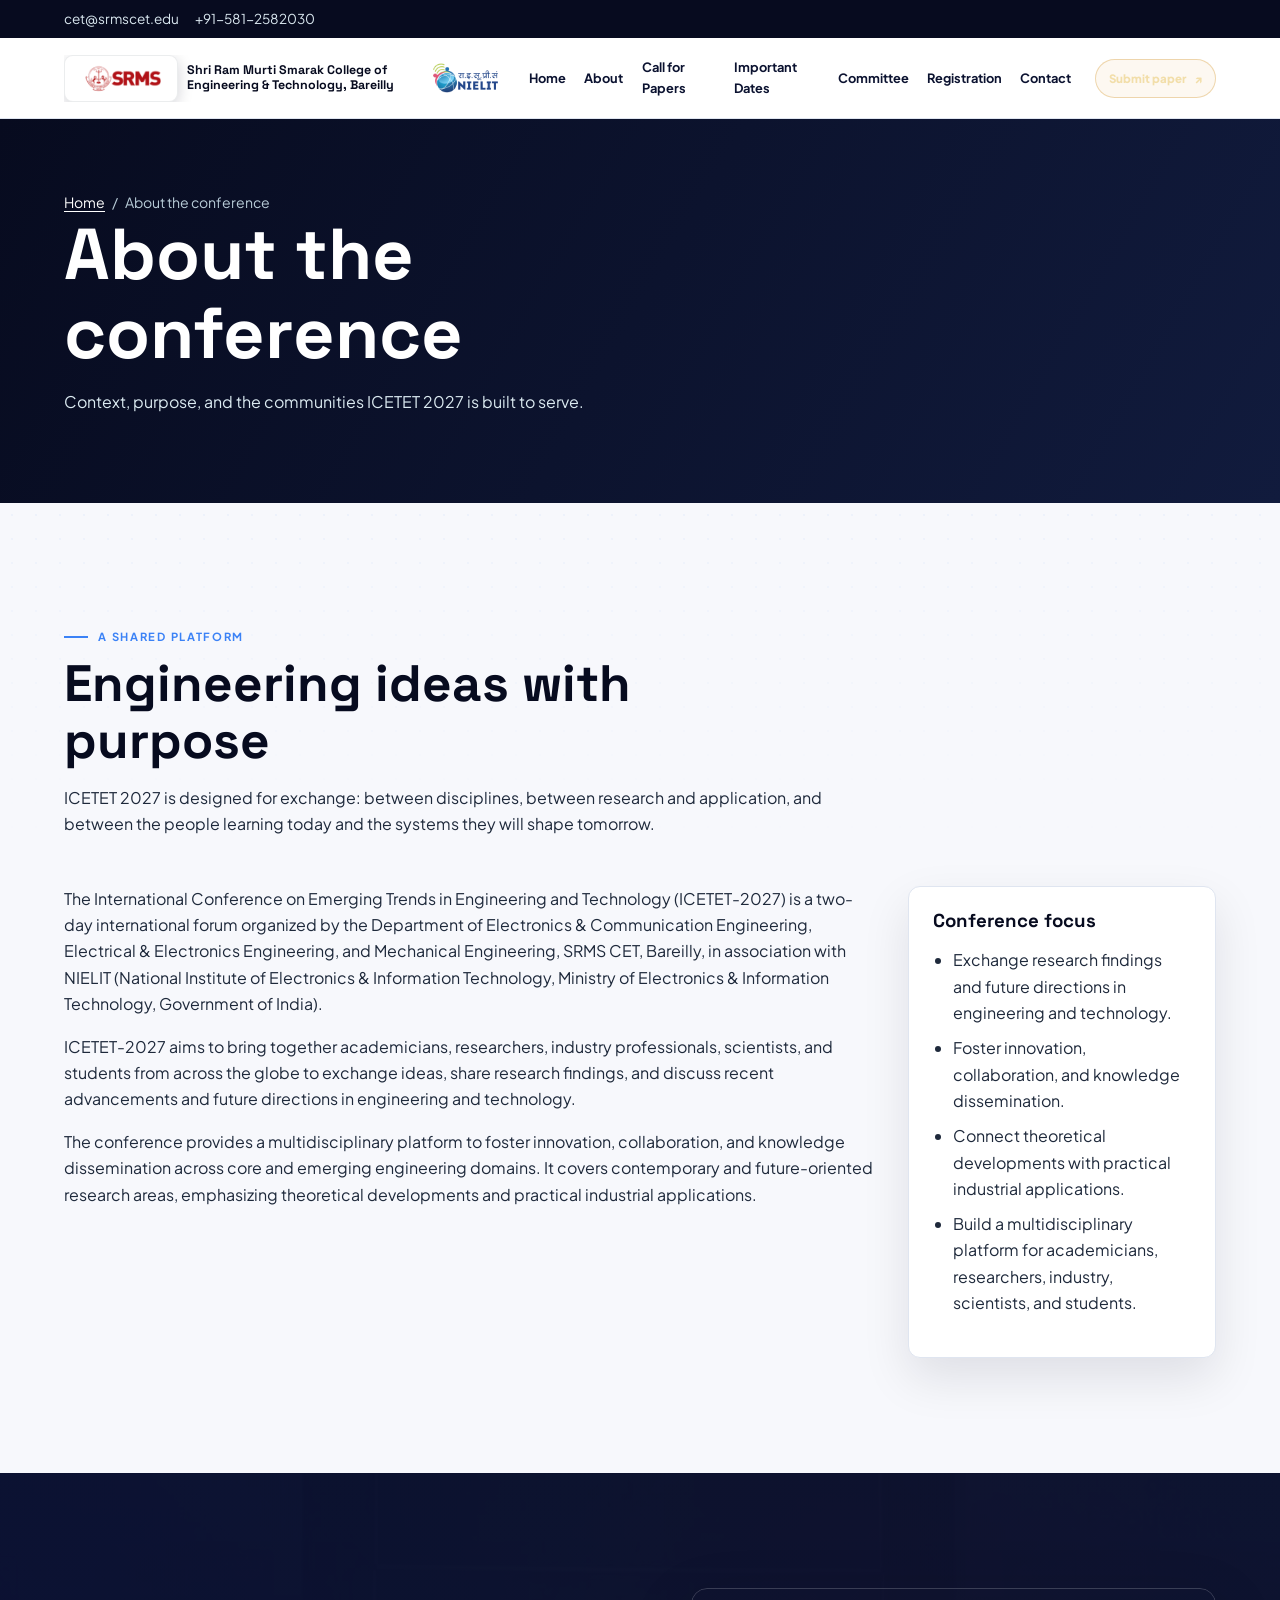
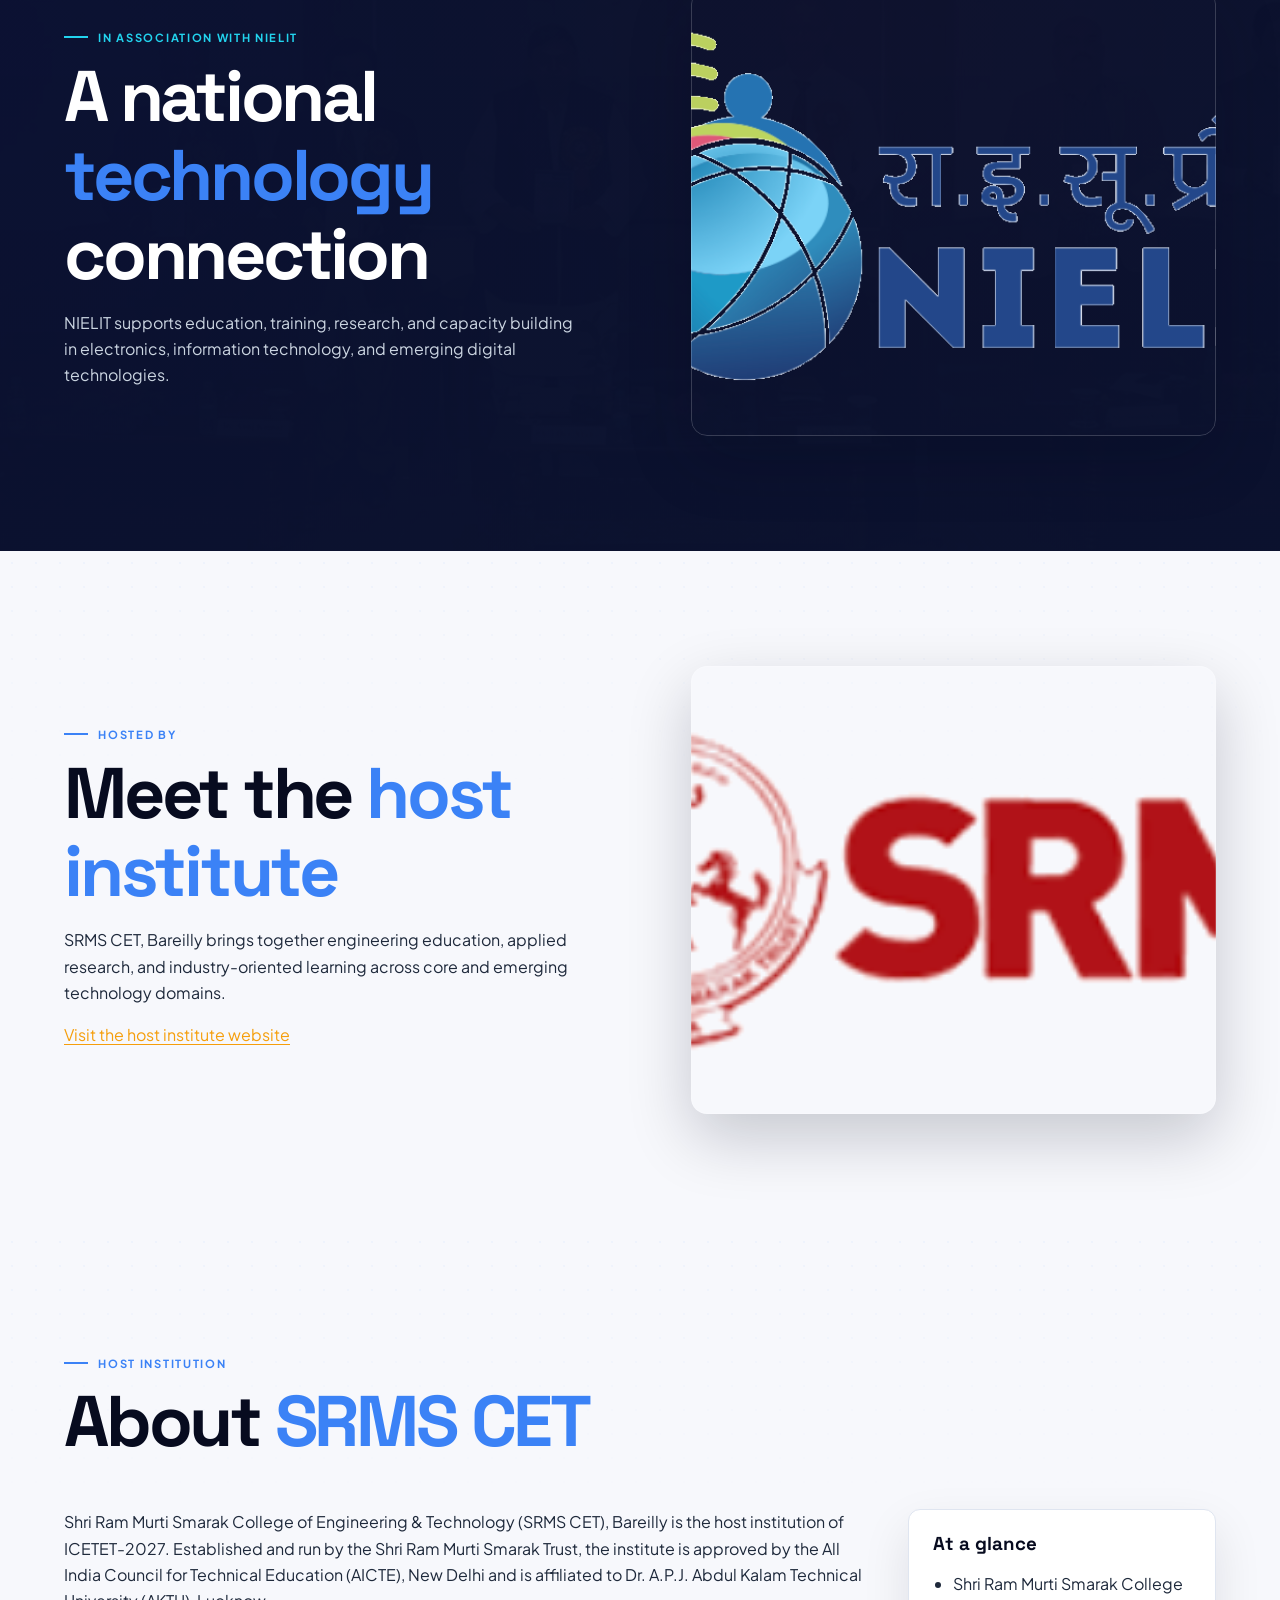
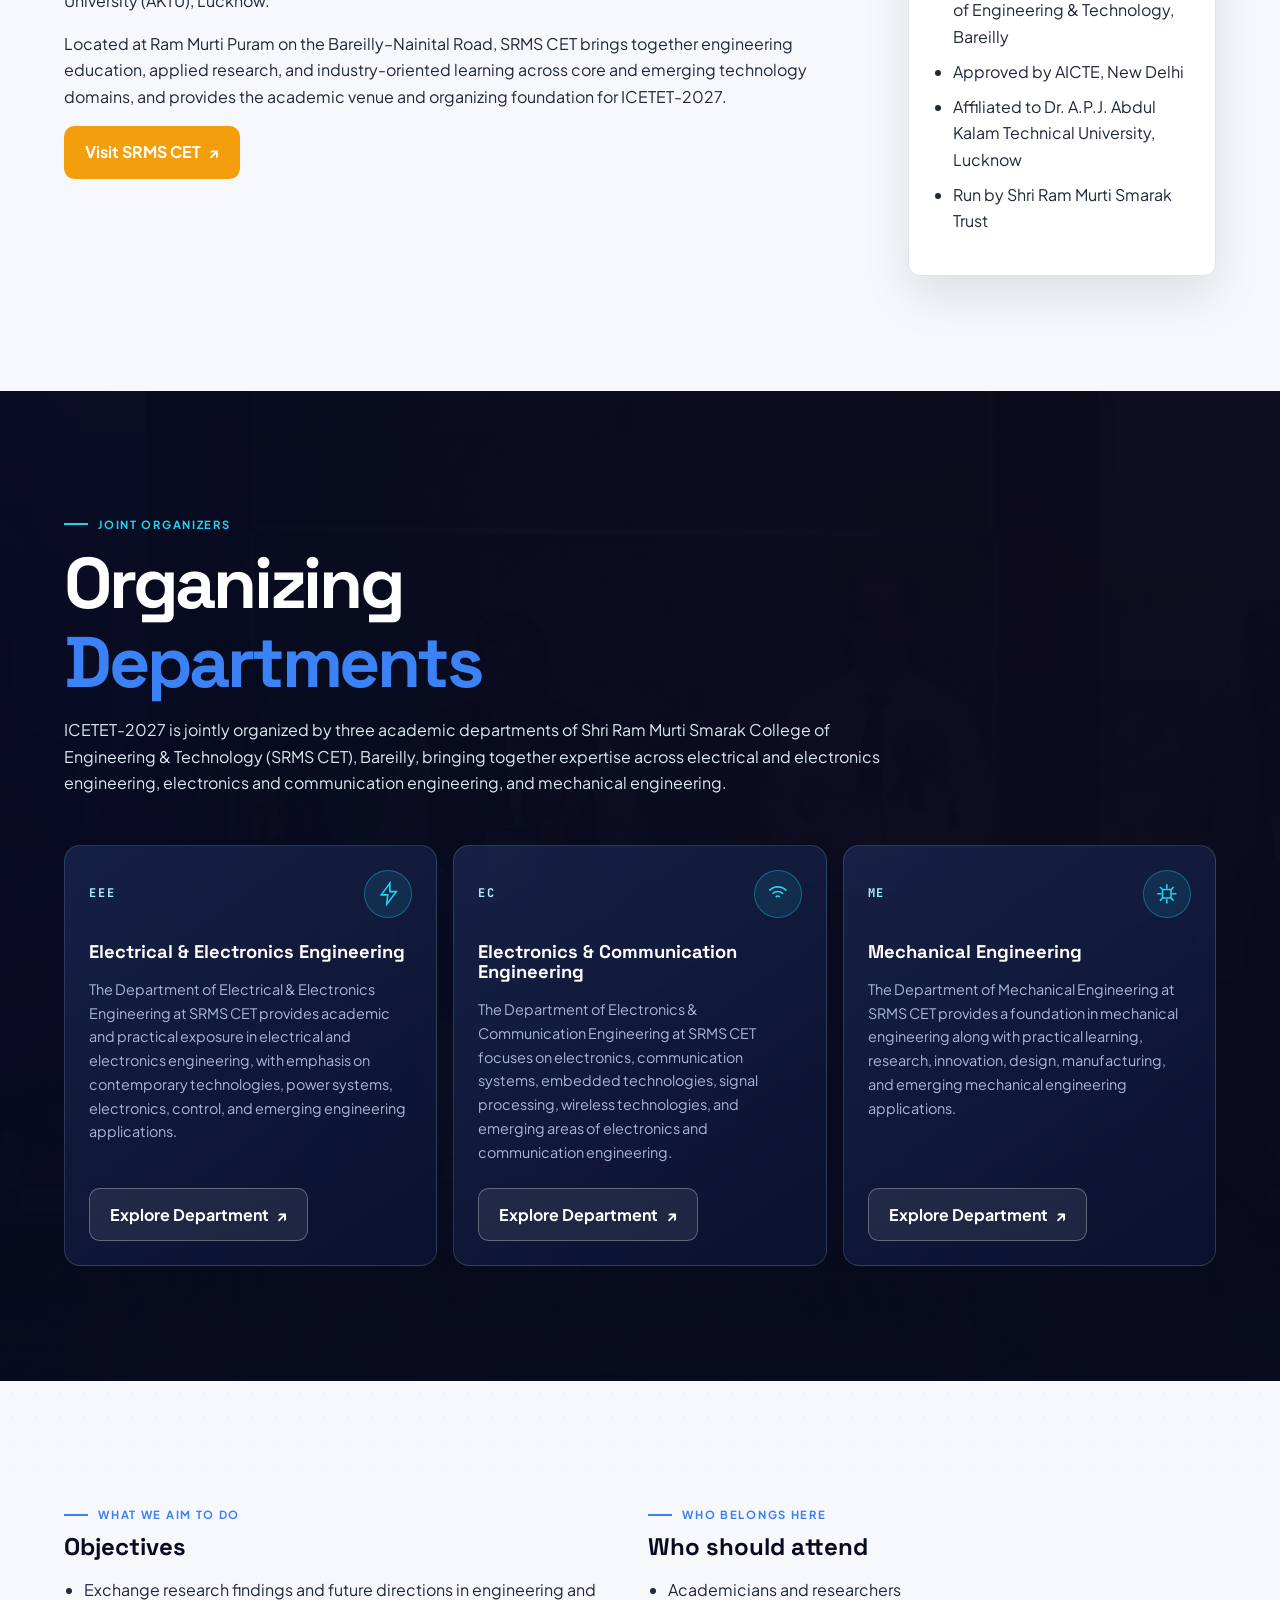
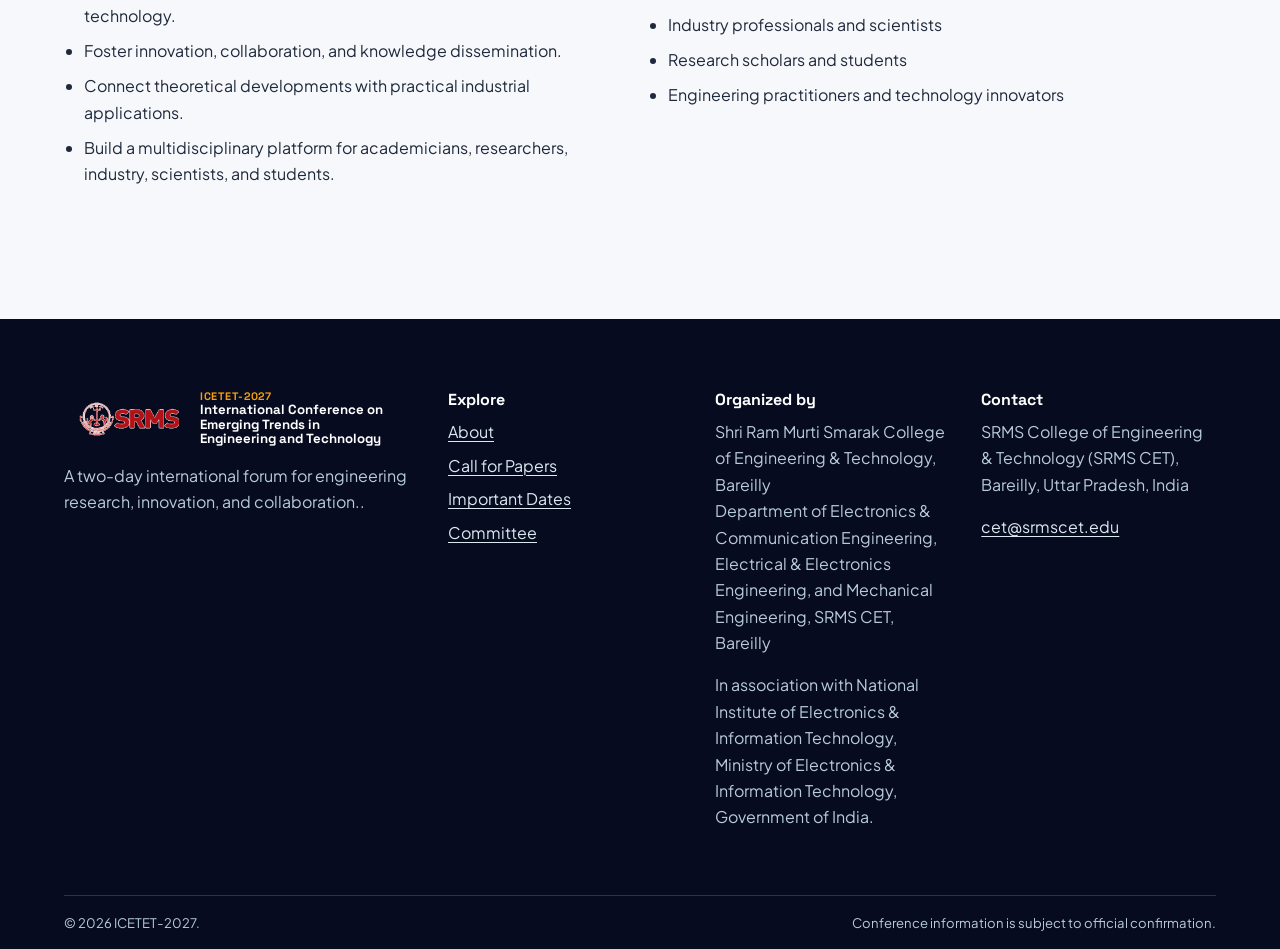
<file: about.html>
<!doctype html>
<html lang="en"><head>
    <meta charset="utf-8">
    <meta name="viewport" content="width=device-width, initial-scale=1">
    <title>About ICETET-2027 | Conference, SRMS CET and Departments</title>
    <meta name="description" content="ICETET-2027 brings together researchers, engineers, educators, students, and technology leaders to explore emerging engineering and technology.">
    <meta property="og:title" content="ICETET-2027">
    <meta property="og:description" content="International Conference on Emerging Trends in Engineering and Technology.">
    <meta property="og:type" content="website">
    <meta name="twitter:card" content="summary_large_image">
    <meta name="twitter:title" content="ICETET-2027">
    <meta name="twitter:description" content="International Conference on Emerging Trends in Engineering and Technology.">
    <link rel="preconnect" href="https://fonts.googleapis.com">
    <link rel="preconnect" href="https://fonts.gstatic.com" crossorigin="">
    <link rel="icon" type="image/jpeg" href="./assets/hero-bg-1-ZyqYJU7w.jpg">
    <script type="module" crossorigin="" src="./assets/index-DIQ5Yqx3.js"></script>
    <link rel="stylesheet" crossorigin="" href="./assets/index-BJhAMwMr.css">
  </head>
  <body>
    <div id="root"><div class="site-topbar"><div class="container site-topbar__inner"><div class="site-topbar__links"><a href="mailto:cet@srmscet.edu">cet@srmscet.edu</a><a href="tel:+91-581-2582030">+91-581-2582030</a></div><div class="site-social" aria-label="Social links"></div></div></div><header class="site-header"><div class="container site-header__inner"><a class="brand-lockup" aria-label="Shri Ram Murti Smarak College of Engineering &amp; Technology, Bareilly home" href="index.html"><img class="brand-logo" src="./assets/images/logo-srms.png" alt="Shri Ram Murti Smarak College of Engineering &amp; Technology, Bareilly logo"><span class="brand-lockup__text brand-lockup__text--host">Shri Ram Murti Smarak College of Engineering &amp; Technology, Bareilly</span></a><div class="site-header__partners" aria-label="Conference partners"><img src="./assets/images/logo-nielit.png" alt="NIELIT logo"></div><button class="menu-toggle" type="button" aria-label="Open navigation" aria-expanded="false" aria-controls="site-navigation">☰</button><nav class="site-nav" id="site-navigation" aria-label="Primary navigation"><ul class="site-nav__list"><li><a href="index.html">Home</a></li><li><a href="about.html">About</a></li><li><a href="call-for-papers.html">Call for Papers</a></li><li><a href="important-dates.html">Important Dates</a></li><li><a href="committee.html">Committee</a></li><li><a href="registration.html">Registration</a></li><li><a href="contact.html">Contact</a></li><li class="site-nav__submit-item"><button class="nav-submit is-disabled" type="button" disabled="" aria-disabled="true">Submit paper <span aria-hidden="true">↗</span></button></li></ul></nav><button class="nav-submit is-disabled" type="button" disabled="" aria-disabled="true">Submit paper <span aria-hidden="true">↗</span></button></div></header><main><div class="page-banner reveal is-visible"><div class="container"><p class="breadcrumb"><a href="index.html">Home</a><span>/</span><span>About the conference</span></p><h1>About the conference</h1><p>Context, purpose, and the communities ICETET 2027 is built to serve.</p></div></div><div class="section page-content reveal is-visible"><div class="container"><div class="page-content__intro"><p class="eyebrow">A shared platform</p><h2>Engineering ideas with <span>purpose</span></h2><p>ICETET 2027 is designed for exchange: between disciplines, between research and application, and between the people learning today and the systems they will shape tomorrow.</p></div><div class="page-columns"><div class="page-columns__main"><p>The International Conference on Emerging Trends in Engineering and Technology (ICETET-2027) is a two-day international forum organized by the Department of Electronics &amp; Communication Engineering, Electrical &amp; Electronics Engineering, and Mechanical Engineering, SRMS CET, Bareilly, in association with NIELIT (National Institute of Electronics &amp; Information Technology, Ministry of Electronics &amp; Information Technology, Government of India).</p><p>ICETET-2027 aims to bring together academicians, researchers, industry professionals, scientists, and students from across the globe to exchange ideas, share research findings, and discuss recent advancements and future directions in engineering and technology.</p><p>The conference provides a multidisciplinary platform to foster innovation, collaboration, and knowledge dissemination across core and emerging engineering domains. It covers contemporary and future-oriented research areas, emphasizing theoretical developments and practical industrial applications.</p></div><aside class="card page-columns__aside reveal is-visible"><h3>Conference focus</h3><ul class="plain-list"><li>Exchange research findings and future directions in engineering and technology.</li><li>Foster innovation, collaboration, and knowledge dissemination.</li><li>Connect theoretical developments with practical industrial applications.</li><li>Build a multidisciplinary platform for academicians, researchers, industry, scientists, and students.</li></ul></aside></div></div></div><section class="section section--navy reveal is-visible"><div class="container split-layout split-layout--reverse"><div class="split-layout__copy"><p class="eyebrow">In association with NIELIT</p><h2 class="section-title">A national <span>technology</span> connection</h2><p>NIELIT supports education, training, research, and capacity building in electronics, information technology, and emerging digital technologies.</p></div><div class="split-layout__image" role="img" aria-label="Partner organization visual" style="background-image: url(&quot;./assets/images/logo-nielit.png&quot;);"></div></div></section><section class="section reveal is-visible"><div class="container split-layout"><div class="split-layout__copy"><p class="eyebrow">Hosted by</p><h2 class="section-title">Meet the <span>host institute</span></h2><p>SRMS CET, Bareilly brings together engineering education, applied research, and industry-oriented learning across core and emerging technology domains.</p><p><a href="https://srms.ac.in/cet/" target="_blank" rel="noopener noreferrer">Visit the host institute website</a></p></div><div class="split-layout__image" role="img" aria-label="Host institute visual" style="background-image: url(&quot;./assets/images/logo-srms.png&quot;);"></div></div></section><section class="section section--cloud reveal is-visible" aria-labelledby="srms-title"><div class="container"><div class="section__intro"><p class="eyebrow">Host institution</p><h2 class="section-title" id="srms-title">About <span>SRMS CET</span></h2></div><div class="page-columns"><div class="page-columns__main"><p>Shri Ram Murti Smarak College of Engineering &amp; Technology (SRMS CET), Bareilly is the host institution of ICETET-2027. Established and run by the Shri Ram Murti Smarak Trust, the institute is approved by the All India Council for Technical Education (AICTE), New Delhi and is affiliated to Dr. A.P.J. Abdul Kalam Technical University (AKTU), Lucknow.</p><p>Located at Ram Murti Puram on the Bareilly–Nainital Road, SRMS CET brings together engineering education, applied research, and industry-oriented learning across core and emerging technology domains, and provides the academic venue and organizing foundation for ICETET-2027.</p><p><a class="button" href="https://srms.ac.in/cet/" target="_blank" rel="noopener noreferrer" aria-label="Visit SRMS CET official website (opens in a new tab)">Visit SRMS CET <span aria-hidden="true">↗</span></a></p></div><aside class="card page-columns__aside reveal is-visible"><h3>At a glance</h3><ul class="plain-list"><li>Shri Ram Murti Smarak College of Engineering &amp; Technology, Bareilly</li><li>Approved by AICTE, New Delhi</li><li>Affiliated to Dr. A.P.J. Abdul Kalam Technical University, Lucknow</li><li>Run by Shri Ram Murti Smarak Trust</li></ul></aside></div></div></section><section class="section section--image reveal is-visible" aria-labelledby="departments-title"><div class="container"><div class="section__intro section__intro--light"><p class="eyebrow">Joint organizers</p><h2 class="section-title" id="departments-title">Organizing <span>Departments</span></h2><p>ICETET-2027 is jointly organized by three academic departments of Shri Ram Murti Smarak College of Engineering &amp; Technology (SRMS CET), Bareilly, bringing together expertise across electrical and electronics engineering, electronics and communication engineering, and mechanical engineering.</p></div><div class="card-grid track-grid"><article class="card track-card dept-card reveal is-visible"><div class="track-card__top"><span class="dept-code">EEE</span><span class="track-icon"><svg viewBox="0 0 24 24" aria-hidden="true"><path d="M13 2 5 13h6l-1 9 9-12h-6l0-8Z" fill="none" stroke="currentColor" stroke-width="1.5"></path></svg></span></div><h3>Electrical &amp; Electronics Engineering</h3><p>The Department of Electrical &amp; Electronics Engineering at SRMS CET provides academic and practical exposure in electrical and electronics engineering, with emphasis on contemporary technologies, power systems, electronics, control, and emerging engineering applications.</p><a class="button button--glass" href="https://srms.ac.in/cet/department-of-electrical-and-electronics-engineering/" target="_blank" rel="noopener noreferrer" aria-label="Explore Electrical &amp; Electronics Engineering official page (opens in a new tab)">Explore Department <span aria-hidden="true">↗</span></a></article><article class="card track-card dept-card reveal is-visible"><div class="track-card__top"><span class="dept-code">EC</span><span class="track-icon"><svg viewBox="0 0 24 24" aria-hidden="true"><path d="M4 9a11 11 0 0 1 16 0M7 12a7 7 0 0 1 10 0M10 15a3 3 0 0 1 4 0M12 18h.01" fill="none" stroke="currentColor" stroke-width="1.5"></path></svg></span></div><h3>Electronics &amp; Communication Engineering</h3><p>The Department of Electronics &amp; Communication Engineering at SRMS CET focuses on electronics, communication systems, embedded technologies, signal processing, wireless technologies, and emerging areas of electronics and communication engineering.</p><a class="button button--glass" href="https://srms.ac.in/cet/department-of-electronics-and-communication-engineering/" target="_blank" rel="noopener noreferrer" aria-label="Explore Electronics &amp; Communication Engineering official page (opens in a new tab)">Explore Department <span aria-hidden="true">↗</span></a></article><article class="card track-card dept-card reveal is-visible"><div class="track-card__top"><span class="dept-code">ME</span><span class="track-icon"><svg viewBox="0 0 24 24" aria-hidden="true"><path d="M12 3v4m0 10v4M3 12h4m10 0h4M5.6 5.6l2.8 2.8m7.2 7.2 2.8 2.8m0-12.8-2.8 2.8m-7.2 7.2-2.8 2.8M8 8h8v8H8z" fill="none" stroke="currentColor" stroke-width="1.5"></path></svg></span></div><h3>Mechanical Engineering</h3><p>The Department of Mechanical Engineering at SRMS CET provides a foundation in mechanical engineering along with practical learning, research, innovation, design, manufacturing, and emerging mechanical engineering applications.</p><a class="button button--glass" href="https://srms.ac.in/cet/department-of-mechanical-engineering/" target="_blank" rel="noopener noreferrer" aria-label="Explore Mechanical Engineering official page (opens in a new tab)">Explore Department <span aria-hidden="true">↗</span></a></article></div></div></section><section class="section section--cloud reveal is-visible"><div class="container"><div class="card-grid card-grid--2"><div><p class="eyebrow">What we aim to do</p><h2>Objectives</h2><ul class="plain-list"><li>Exchange research findings and future directions in engineering and technology.</li><li>Foster innovation, collaboration, and knowledge dissemination.</li><li>Connect theoretical developments with practical industrial applications.</li><li>Build a multidisciplinary platform for academicians, researchers, industry, scientists, and students.</li></ul></div><div><p class="eyebrow">Who belongs here</p><h2>Who should attend</h2><ul class="plain-list"><li>Academicians and researchers</li><li>Industry professionals and scientists</li><li>Research scholars and students</li><li>Engineering practitioners and technology innovators</li></ul></div></div></div></section></main><footer class="site-footer"><div class="container"><div class="site-footer__grid"><div class="site-footer__brand"><a class="brand-lockup" href="index.html"><img src="./assets/images/logo-srms.png" alt="Shri Ram Murti Smarak College of Engineering &amp; Technology, Bareilly logo"><span class="brand-lockup__text"><span>ICETET-2027</span>International Conference on Emerging Trends in Engineering and Technology</span></a><p>A two-day international forum for engineering research, innovation, and collaboration..</p><div class="site-social" aria-label="Social links"></div></div><div><h2 class="site-footer__heading">Explore</h2><ul class="site-footer__links"><li><a href="about.html">About</a></li><li><a href="call-for-papers.html">Call for Papers</a></li><li><a href="important-dates.html">Important Dates</a></li><li><a href="committee.html">Committee</a></li></ul></div><div><h2 class="site-footer__heading">Organized by</h2><p>Shri Ram Murti Smarak College of Engineering &amp; Technology, Bareilly<br>Department of Electronics &amp; Communication Engineering, Electrical &amp; Electronics Engineering, and Mechanical Engineering, SRMS CET, Bareilly</p><p>In association with National Institute of Electronics &amp; Information Technology, Ministry of Electronics &amp; Information Technology, Government of India.</p></div><div><h2 class="site-footer__heading">Contact</h2><p>SRMS College of Engineering &amp; Technology (SRMS CET), Bareilly, Uttar Pradesh, India</p><p><a href="mailto:cet@srmscet.edu">cet@srmscet.edu</a></p></div></div><div class="site-footer__bottom"><span>© 2026 ICETET-2027.</span><span>Conference information is subject to official confirmation.</span></div></div></footer><button type="button" aria-label="Back to top" class="back-to-top">↑</button></div>
  

</body></html>
</file>
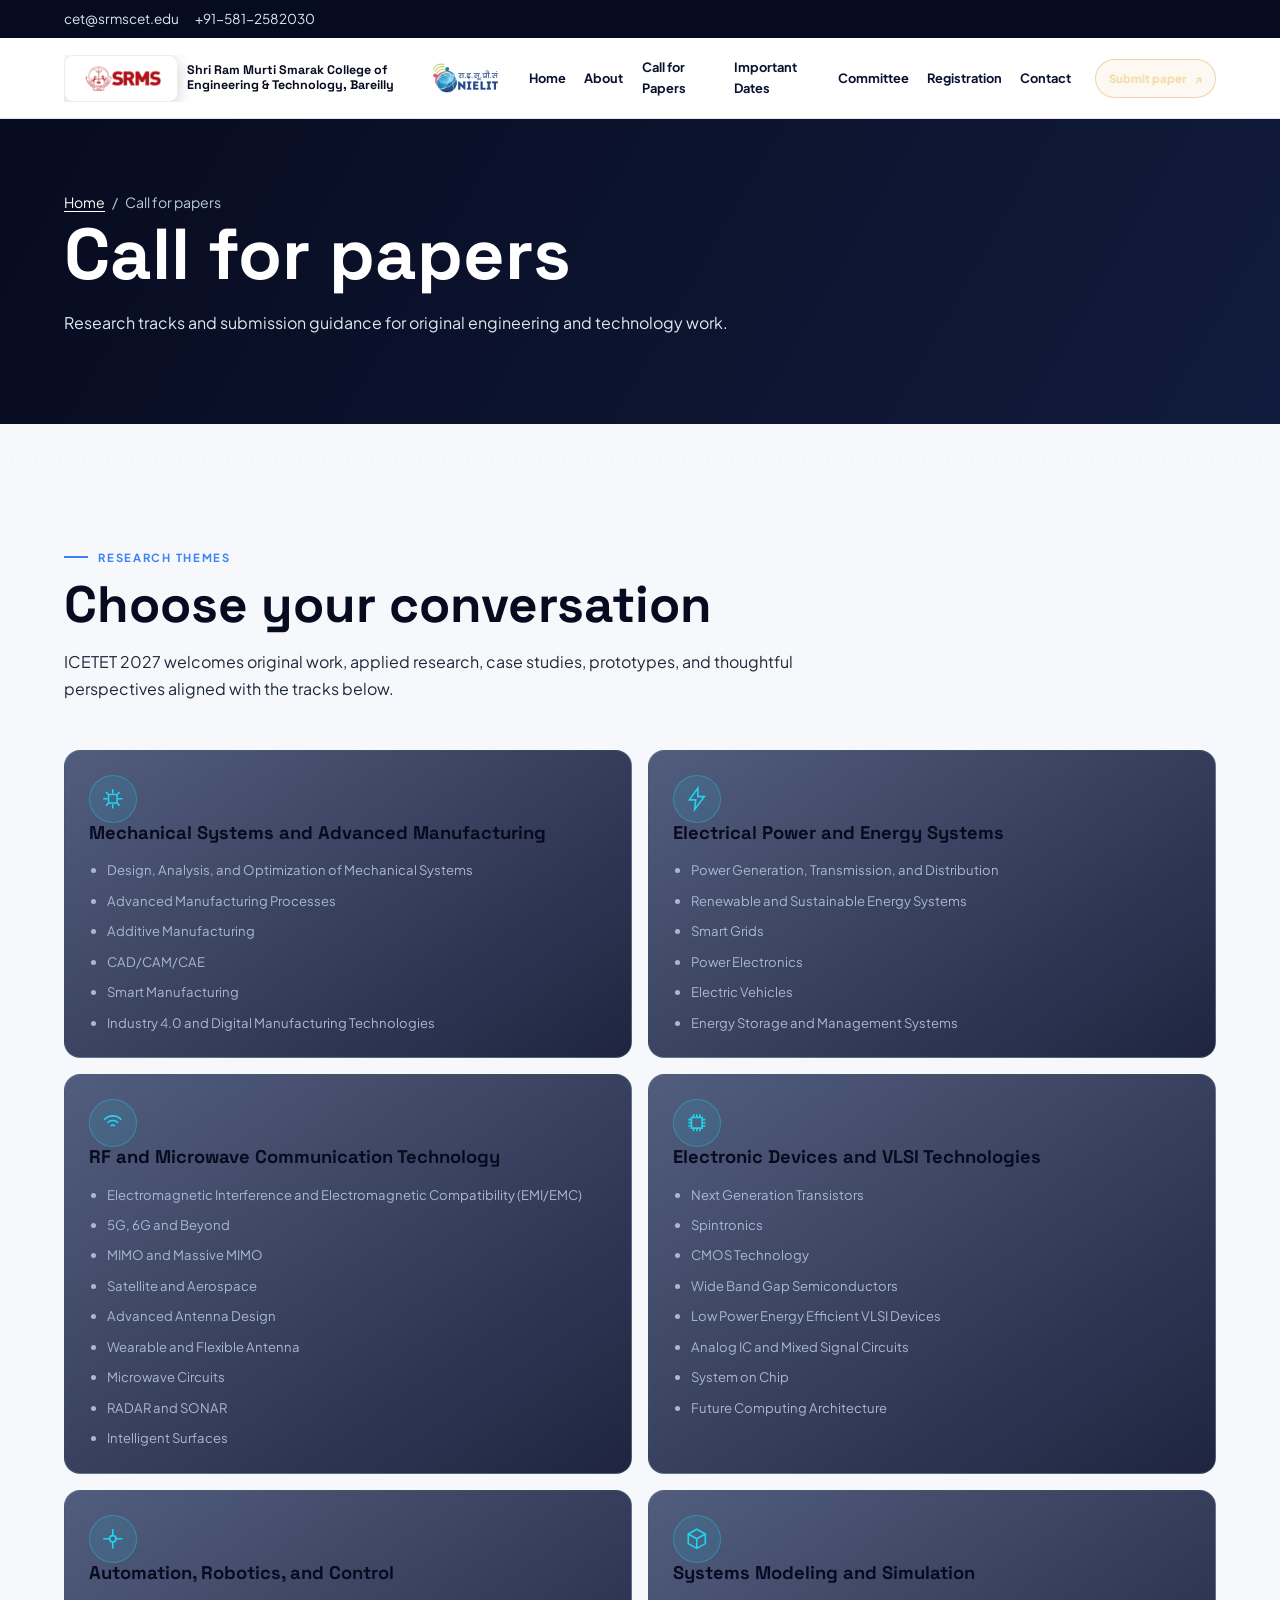
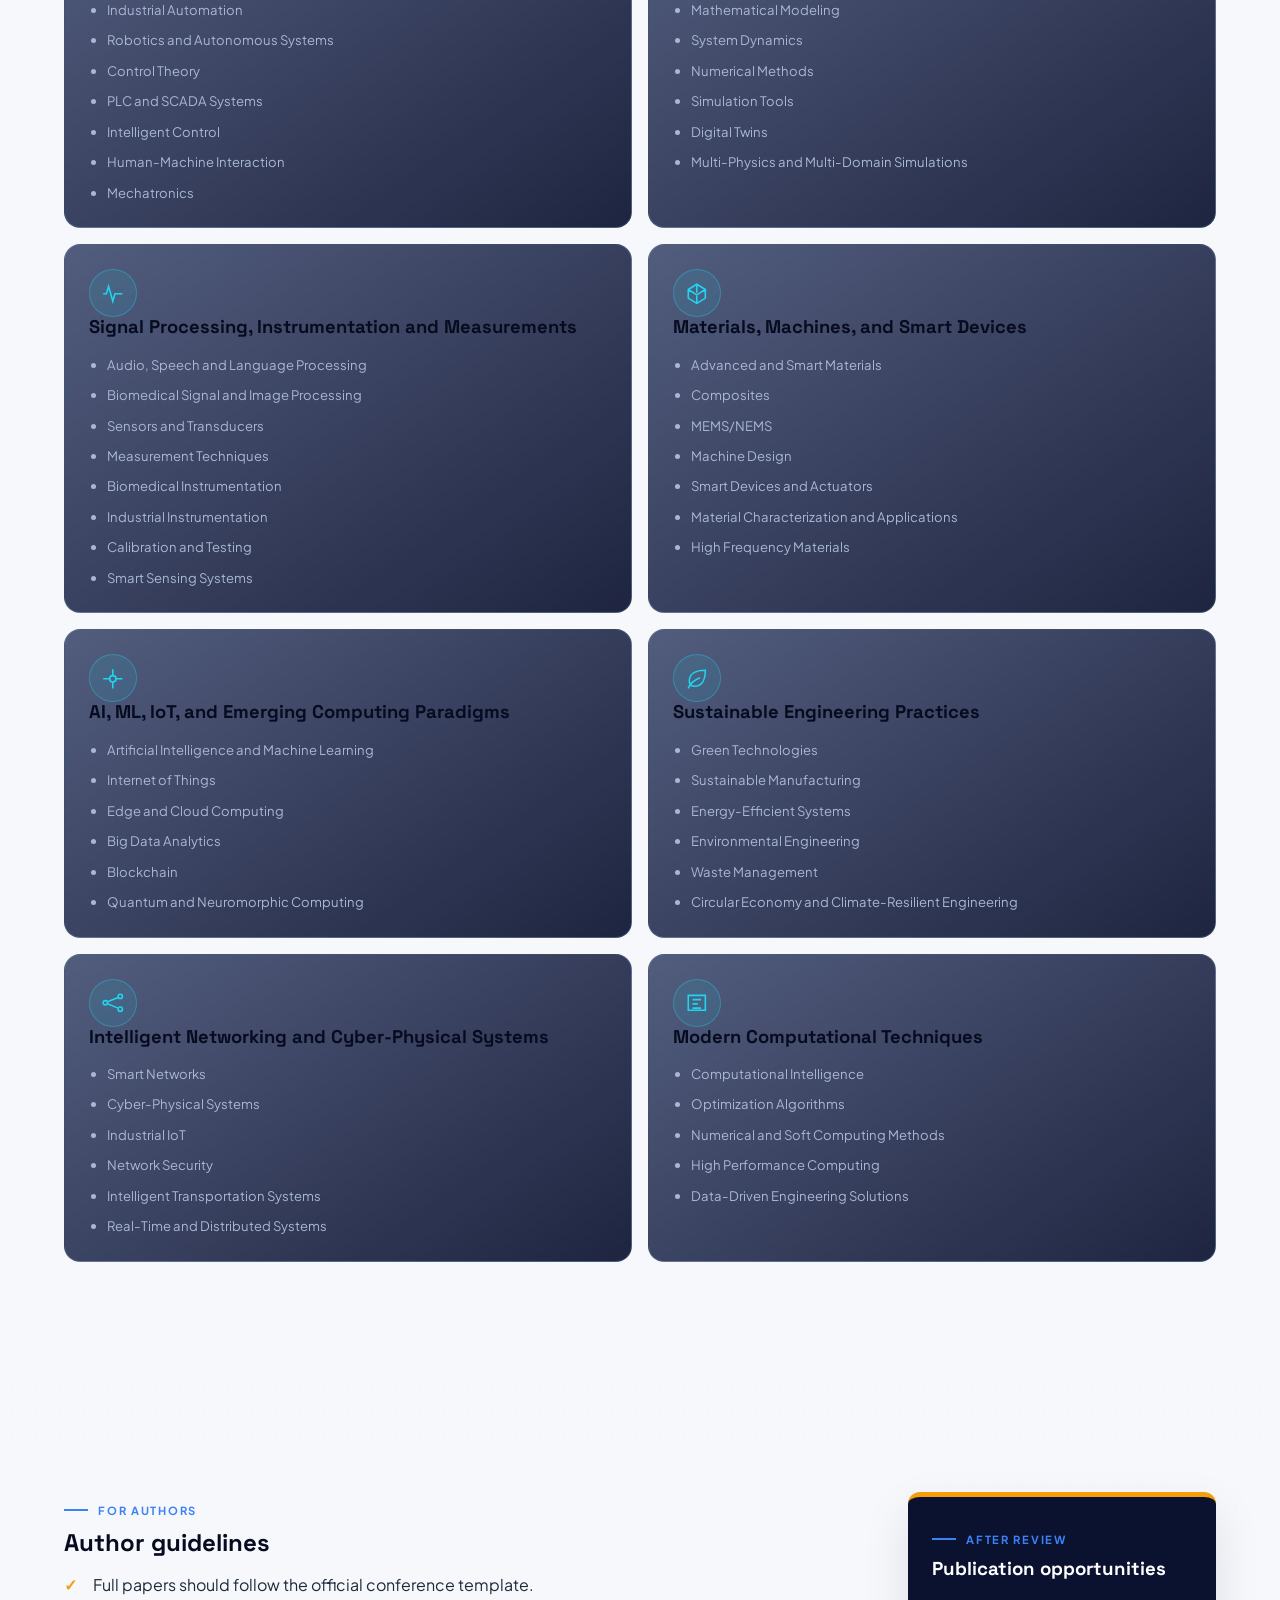
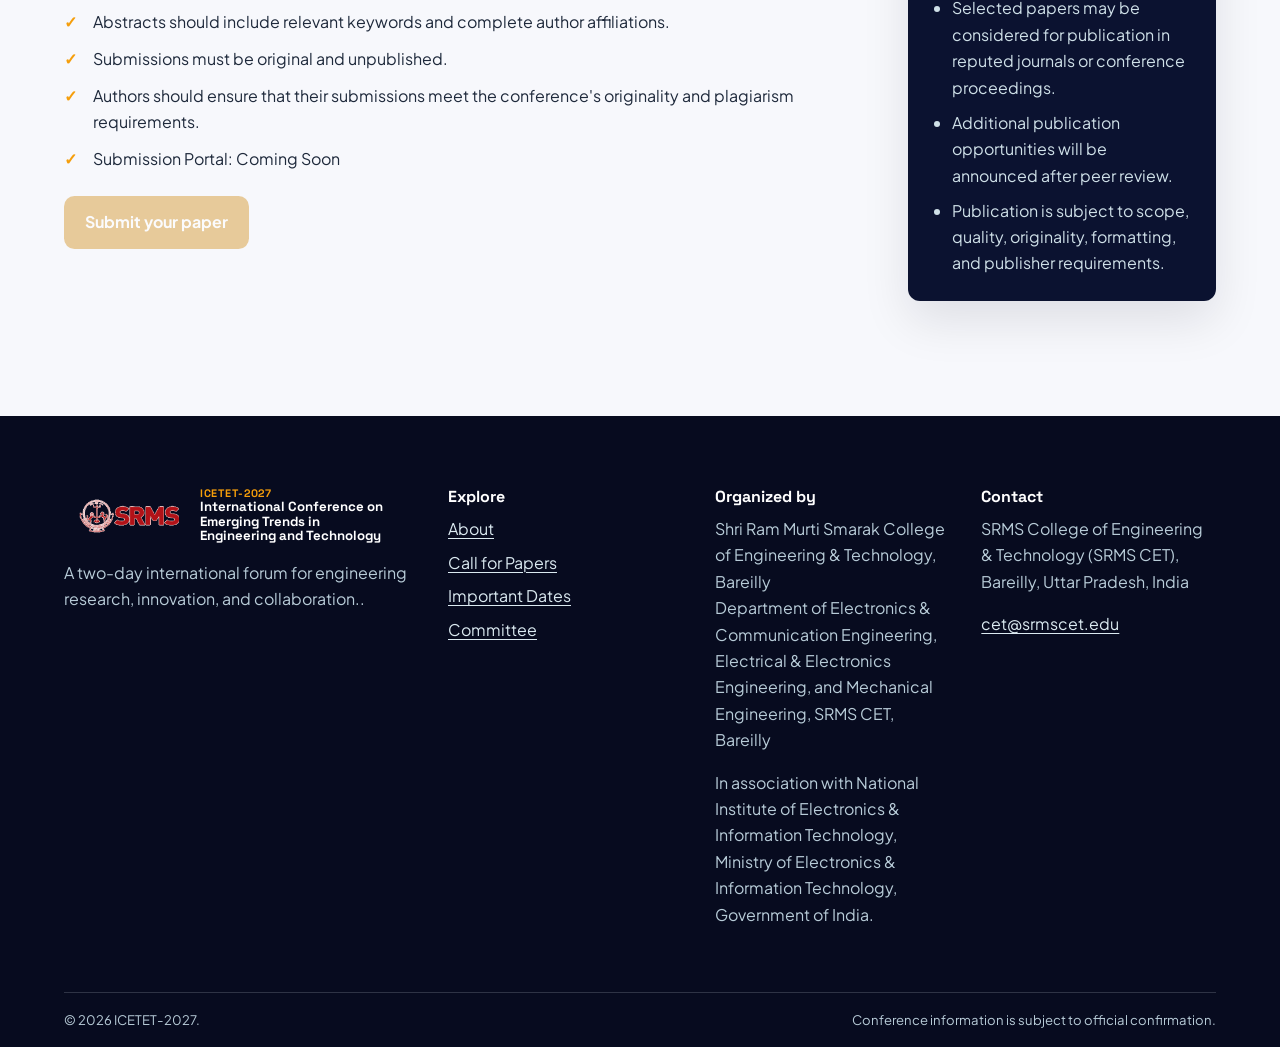
<file: call-for-papers.html>
<!doctype html>
<html lang="en"><head>
    <meta charset="utf-8">
    <meta name="viewport" content="width=device-width, initial-scale=1">
    <title>Call for Papers | ICETET-2027</title>
    <meta name="description" content="ICETET-2027 brings together researchers, engineers, educators, students, and technology leaders to explore emerging engineering and technology.">
    <meta property="og:title" content="ICETET-2027">
    <meta property="og:description" content="International Conference on Emerging Trends in Engineering and Technology.">
    <meta property="og:type" content="website">
    <meta name="twitter:card" content="summary_large_image">
    <meta name="twitter:title" content="ICETET-2027">
    <meta name="twitter:description" content="International Conference on Emerging Trends in Engineering and Technology.">
    <link rel="preconnect" href="https://fonts.googleapis.com">
    <link rel="preconnect" href="https://fonts.gstatic.com" crossorigin="">
    <link rel="icon" type="image/jpeg" href="./assets/hero-bg-1-ZyqYJU7w.jpg">
    <script type="module" crossorigin="" src="./assets/index-DIQ5Yqx3.js"></script>
    <link rel="stylesheet" crossorigin="" href="./assets/index-BJhAMwMr.css">
  </head>
  <body>
    <div id="root"><div class="site-topbar"><div class="container site-topbar__inner"><div class="site-topbar__links"><a href="mailto:cet@srmscet.edu">cet@srmscet.edu</a><a href="tel:+91-581-2582030">+91-581-2582030</a></div><div class="site-social" aria-label="Social links"></div></div></div><header class="site-header"><div class="container site-header__inner"><a class="brand-lockup" aria-label="Shri Ram Murti Smarak College of Engineering &amp; Technology, Bareilly home" href="index.html"><img class="brand-logo" src="./assets/images/logo-srms.png" alt="Shri Ram Murti Smarak College of Engineering &amp; Technology, Bareilly logo"><span class="brand-lockup__text brand-lockup__text--host">Shri Ram Murti Smarak College of Engineering &amp; Technology, Bareilly</span></a><div class="site-header__partners" aria-label="Conference partners"><img src="./assets/images/logo-nielit.png" alt="NIELIT logo"></div><button class="menu-toggle" type="button" aria-label="Open navigation" aria-expanded="false" aria-controls="site-navigation">☰</button><nav class="site-nav" id="site-navigation" aria-label="Primary navigation"><ul class="site-nav__list"><li><a href="index.html">Home</a></li><li><a href="about.html">About</a></li><li><a href="call-for-papers.html">Call for Papers</a></li><li><a href="important-dates.html">Important Dates</a></li><li><a href="committee.html">Committee</a></li><li><a href="registration.html">Registration</a></li><li><a href="contact.html">Contact</a></li><li class="site-nav__submit-item"><button class="nav-submit is-disabled" type="button" disabled="" aria-disabled="true">Submit paper <span aria-hidden="true">↗</span></button></li></ul></nav><button class="nav-submit is-disabled" type="button" disabled="" aria-disabled="true">Submit paper <span aria-hidden="true">↗</span></button></div></header><main><div class="page-banner reveal is-visible"><div class="container"><p class="breadcrumb"><a href="index.html">Home</a><span>/</span><span>Call for papers</span></p><h1>Call for papers</h1><p>Research tracks and submission guidance for original engineering and technology work.</p></div></div><section class="section page-content reveal is-visible"><div class="container"><div class="page-content__intro"><p class="eyebrow">Research themes</p><h2>Choose your <span>conversation</span></h2><p>ICETET 2027 welcomes original work, applied research, case studies, prototypes, and thoughtful perspectives aligned with the tracks below.</p></div><div class="card-grid card-grid--2"><article class="card track-card track-card--light reveal is-visible"><span class="track-icon"><svg viewBox="0 0 24 24" aria-hidden="true"><path d="M12 3v4m0 10v4M3 12h4m10 0h4M5.6 5.6l2.8 2.8m7.2 7.2 2.8 2.8m0-12.8-2.8 2.8m-7.2 7.2-2.8 2.8M8 8h8v8H8z" fill="none" stroke="currentColor" stroke-width="1.5"></path></svg></span><h3>Mechanical Systems and Advanced Manufacturing</h3><ul class="topic-list"><li>Design, Analysis, and Optimization of Mechanical Systems</li><li>Advanced Manufacturing Processes</li><li>Additive Manufacturing</li><li>CAD/CAM/CAE</li><li>Smart Manufacturing</li><li>Industry 4.0 and Digital Manufacturing Technologies</li></ul></article><article class="card track-card track-card--light reveal is-visible"><span class="track-icon"><svg viewBox="0 0 24 24" aria-hidden="true"><path d="M13 2 5 13h6l-1 9 9-12h-6l0-8Z" fill="none" stroke="currentColor" stroke-width="1.5"></path></svg></span><h3>Electrical Power and Energy Systems</h3><ul class="topic-list"><li>Power Generation, Transmission, and Distribution</li><li>Renewable and Sustainable Energy Systems</li><li>Smart Grids</li><li>Power Electronics</li><li>Electric Vehicles</li><li>Energy Storage and Management Systems</li></ul></article><article class="card track-card track-card--light reveal is-visible"><span class="track-icon"><svg viewBox="0 0 24 24" aria-hidden="true"><path d="M4 9a11 11 0 0 1 16 0M7 12a7 7 0 0 1 10 0M10 15a3 3 0 0 1 4 0M12 18h.01" fill="none" stroke="currentColor" stroke-width="1.5"></path></svg></span><h3>RF and Microwave Communication Technology</h3><ul class="topic-list"><li>Electromagnetic Interference and Electromagnetic Compatibility (EMI/EMC)</li><li>5G, 6G and Beyond</li><li>MIMO and Massive MIMO</li><li>Satellite and Aerospace</li><li>Advanced Antenna Design</li><li>Wearable and Flexible Antenna</li><li>Microwave Circuits</li><li>RADAR and SONAR</li><li>Intelligent Surfaces</li></ul></article><article class="card track-card track-card--light reveal is-visible"><span class="track-icon"><svg viewBox="0 0 24 24" aria-hidden="true"><path d="M7 7h10v10H7zM4 9h3m-3 3h3m-3 3h3m10-6h3m-3 3h3m-3 3h3M9 4v3m3-3v3m3-3v3m-6 13v-3m3 3v-3m3 3v-3" fill="none" stroke="currentColor" stroke-width="1.5"></path></svg></span><h3>Electronic Devices and VLSI Technologies</h3><ul class="topic-list"><li>Next Generation Transistors</li><li>Spintronics</li><li>CMOS Technology</li><li>Wide Band Gap Semiconductors</li><li>Low Power Energy Efficient VLSI Devices</li><li>Analog IC and Mixed Signal Circuits</li><li>System on Chip</li><li>Future Computing Architecture</li></ul></article><article class="card track-card track-card--light reveal is-visible"><span class="track-icon"><svg viewBox="0 0 24 24" aria-hidden="true"><circle cx="12" cy="12" r="3" fill="none" stroke="currentColor" stroke-width="1.5"></circle><path d="M12 3v6m0 6v6M3 12h6m6 0h6" fill="none" stroke="currentColor" stroke-width="1.5"></path></svg></span><h3>Automation, Robotics, and Control</h3><ul class="topic-list"><li>Industrial Automation</li><li>Robotics and Autonomous Systems</li><li>Control Theory</li><li>PLC and SCADA Systems</li><li>Intelligent Control</li><li>Human-Machine Interaction</li><li>Mechatronics</li></ul></article><article class="card track-card track-card--light reveal is-visible"><span class="track-icon"><svg viewBox="0 0 24 24" aria-hidden="true"><path d="m12 3 8 4.5v9L12 21l-8-4.5v-9L12 3Z M4 7.5l8 4.5 8-4.5M12 12v9" fill="none" stroke="currentColor" stroke-width="1.5"></path></svg></span><h3>Systems Modeling and Simulation</h3><ul class="topic-list"><li>Mathematical Modeling</li><li>System Dynamics</li><li>Numerical Methods</li><li>Simulation Tools</li><li>Digital Twins</li><li>Multi-Physics and Multi-Domain Simulations</li></ul></article><article class="card track-card track-card--light reveal is-visible"><span class="track-icon"><svg viewBox="0 0 24 24" aria-hidden="true"><path d="M3 12h3l2-7 4 14 2-7h7" fill="none" stroke="currentColor" stroke-width="1.5"></path></svg></span><h3>Signal Processing, Instrumentation and Measurements</h3><ul class="topic-list"><li>Audio, Speech and Language Processing</li><li>Biomedical Signal and Image Processing</li><li>Sensors and Transducers</li><li>Measurement Techniques</li><li>Biomedical Instrumentation</li><li>Industrial Instrumentation</li><li>Calibration and Testing</li><li>Smart Sensing Systems</li></ul></article><article class="card track-card track-card--light reveal is-visible"><span class="track-icon"><svg viewBox="0 0 24 24" aria-hidden="true"><path d="m12 3 8 5v8l-8 5-8-5V8l8-5Zm0 0v8m8-3-8 5-8-5m8 5v8" fill="none" stroke="currentColor" stroke-width="1.5"></path></svg></span><h3>Materials, Machines, and Smart Devices</h3><ul class="topic-list"><li>Advanced and Smart Materials</li><li>Composites</li><li>MEMS/NEMS</li><li>Machine Design</li><li>Smart Devices and Actuators</li><li>Material Characterization and Applications</li><li>High Frequency Materials</li></ul></article><article class="card track-card track-card--light reveal is-visible"><span class="track-icon"><svg viewBox="0 0 24 24" aria-hidden="true"><circle cx="12" cy="12" r="3" fill="none" stroke="currentColor" stroke-width="1.5"></circle><path d="M12 3v6m0 6v6M3 12h6m6 0h6" fill="none" stroke="currentColor" stroke-width="1.5"></path></svg></span><h3>AI, ML, IoT, and Emerging Computing Paradigms</h3><ul class="topic-list"><li>Artificial Intelligence and Machine Learning</li><li>Internet of Things</li><li>Edge and Cloud Computing</li><li>Big Data Analytics</li><li>Blockchain</li><li>Quantum and Neuromorphic Computing</li></ul></article><article class="card track-card track-card--light reveal is-visible"><span class="track-icon"><svg viewBox="0 0 24 24" aria-hidden="true"><path d="M20 4C10 4 5 8 5 14c0 3 2 5 5 5 6 0 10-5 10-15ZM4 21c2-5 6-8 11-10" fill="none" stroke="currentColor" stroke-width="1.5"></path></svg></span><h3>Sustainable Engineering Practices</h3><ul class="topic-list"><li>Green Technologies</li><li>Sustainable Manufacturing</li><li>Energy-Efficient Systems</li><li>Environmental Engineering</li><li>Waste Management</li><li>Circular Economy and Climate-Resilient Engineering</li></ul></article><article class="card track-card track-card--light reveal is-visible"><span class="track-icon"><svg viewBox="0 0 24 24" aria-hidden="true"><circle cx="5" cy="12" r="2" fill="none" stroke="currentColor" stroke-width="1.5"></circle><circle cx="19" cy="6" r="2" fill="none" stroke="currentColor" stroke-width="1.5"></circle><circle cx="19" cy="18" r="2" fill="none" stroke="currentColor" stroke-width="1.5"></circle><path d="m7 11 10-4M7 13l10 4" fill="none" stroke="currentColor" stroke-width="1.5"></path></svg></span><h3>Intelligent Networking and Cyber-Physical Systems</h3><ul class="topic-list"><li>Smart Networks</li><li>Cyber-Physical Systems</li><li>Industrial IoT</li><li>Network Security</li><li>Intelligent Transportation Systems</li><li>Real-Time and Distributed Systems</li></ul></article><article class="card track-card track-card--light reveal is-visible"><span class="track-icon"><svg viewBox="0 0 24 24" aria-hidden="true"><path d="M4 5h16v14H4zM8 9h8M8 13h5M8 17h8" fill="none" stroke="currentColor" stroke-width="1.5"></path></svg></span><h3>Modern Computational Techniques</h3><ul class="topic-list"><li>Computational Intelligence</li><li>Optimization Algorithms</li><li>Numerical and Soft Computing Methods</li><li>High Performance Computing</li><li>Data-Driven Engineering Solutions</li></ul></article></div></div></section><section class="section section--cloud reveal is-visible"><div class="container page-columns"><div><p class="eyebrow">For authors</p><h2>Author guidelines</h2><ul class="check-list"><li>Full papers should follow the official conference template.</li><li>Abstracts should include relevant keywords and complete author affiliations.</li><li>Submissions must be original and unpublished.</li><li>Authors should ensure that their submissions meet the conference's originality and plagiarism requirements.</li><li>Submission Portal: Coming Soon</li></ul><button class="button is-disabled" type="button" disabled="" aria-disabled="true">Submit your paper</button></div><aside class="card card--accent reveal is-visible"><p class="eyebrow">After review</p><h3>Publication opportunities</h3><ul class="plain-list"><li>Selected papers may be considered for publication in reputed journals or conference proceedings.</li><li>Additional publication opportunities will be announced after peer review.</li><li>Publication is subject to scope, quality, originality, formatting, and publisher requirements.</li></ul></aside></div></section></main><footer class="site-footer"><div class="container"><div class="site-footer__grid"><div class="site-footer__brand"><a class="brand-lockup" href="index.html"><img src="./assets/images/logo-srms.png" alt="Shri Ram Murti Smarak College of Engineering &amp; Technology, Bareilly logo"><span class="brand-lockup__text"><span>ICETET-2027</span>International Conference on Emerging Trends in Engineering and Technology</span></a><p>A two-day international forum for engineering research, innovation, and collaboration..</p><div class="site-social" aria-label="Social links"></div></div><div><h2 class="site-footer__heading">Explore</h2><ul class="site-footer__links"><li><a href="about.html">About</a></li><li><a href="call-for-papers.html">Call for Papers</a></li><li><a href="important-dates.html">Important Dates</a></li><li><a href="committee.html">Committee</a></li></ul></div><div><h2 class="site-footer__heading">Organized by</h2><p>Shri Ram Murti Smarak College of Engineering &amp; Technology, Bareilly<br>Department of Electronics &amp; Communication Engineering, Electrical &amp; Electronics Engineering, and Mechanical Engineering, SRMS CET, Bareilly</p><p>In association with National Institute of Electronics &amp; Information Technology, Ministry of Electronics &amp; Information Technology, Government of India.</p></div><div><h2 class="site-footer__heading">Contact</h2><p>SRMS College of Engineering &amp; Technology (SRMS CET), Bareilly, Uttar Pradesh, India</p><p><a href="mailto:cet@srmscet.edu">cet@srmscet.edu</a></p></div></div><div class="site-footer__bottom"><span>© 2026 ICETET-2027.</span><span>Conference information is subject to official confirmation.</span></div></div></footer><button type="button" aria-label="Back to top" class="back-to-top">↑</button></div>
  

</body></html>
</file>
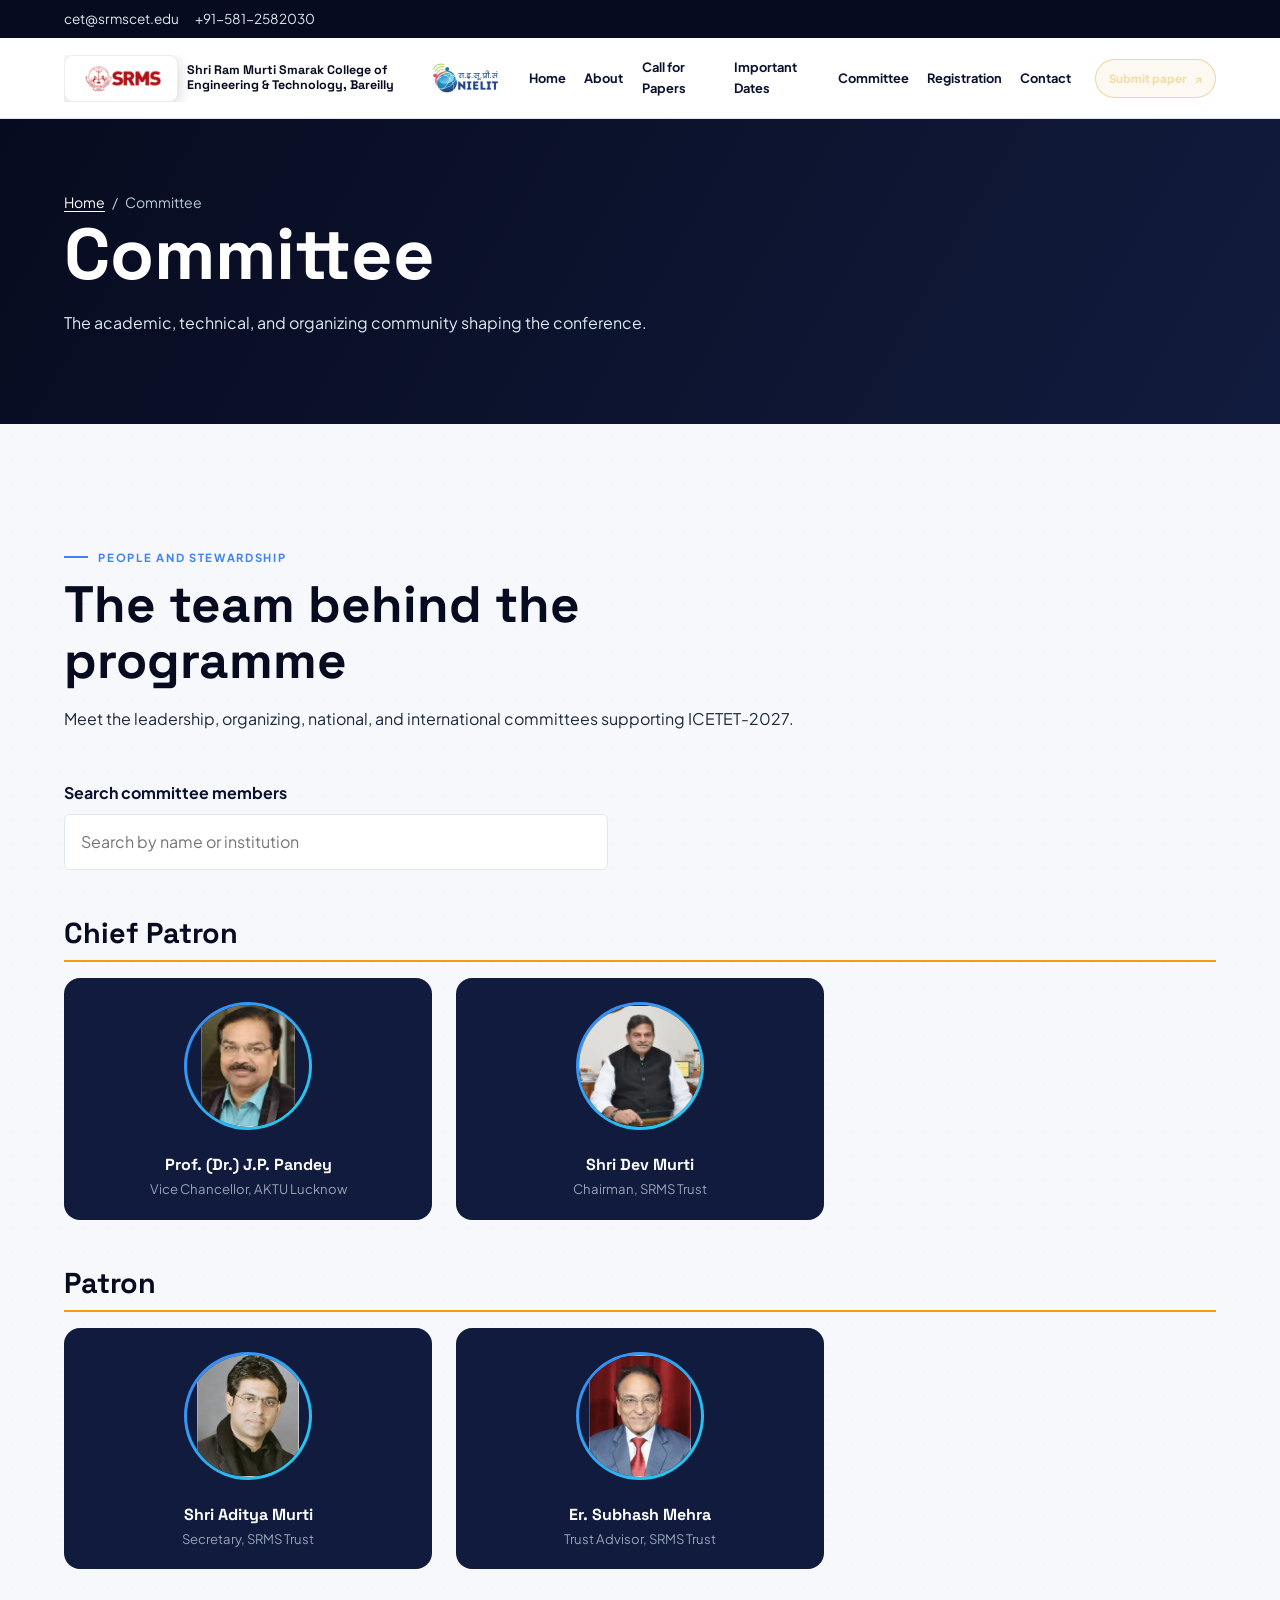
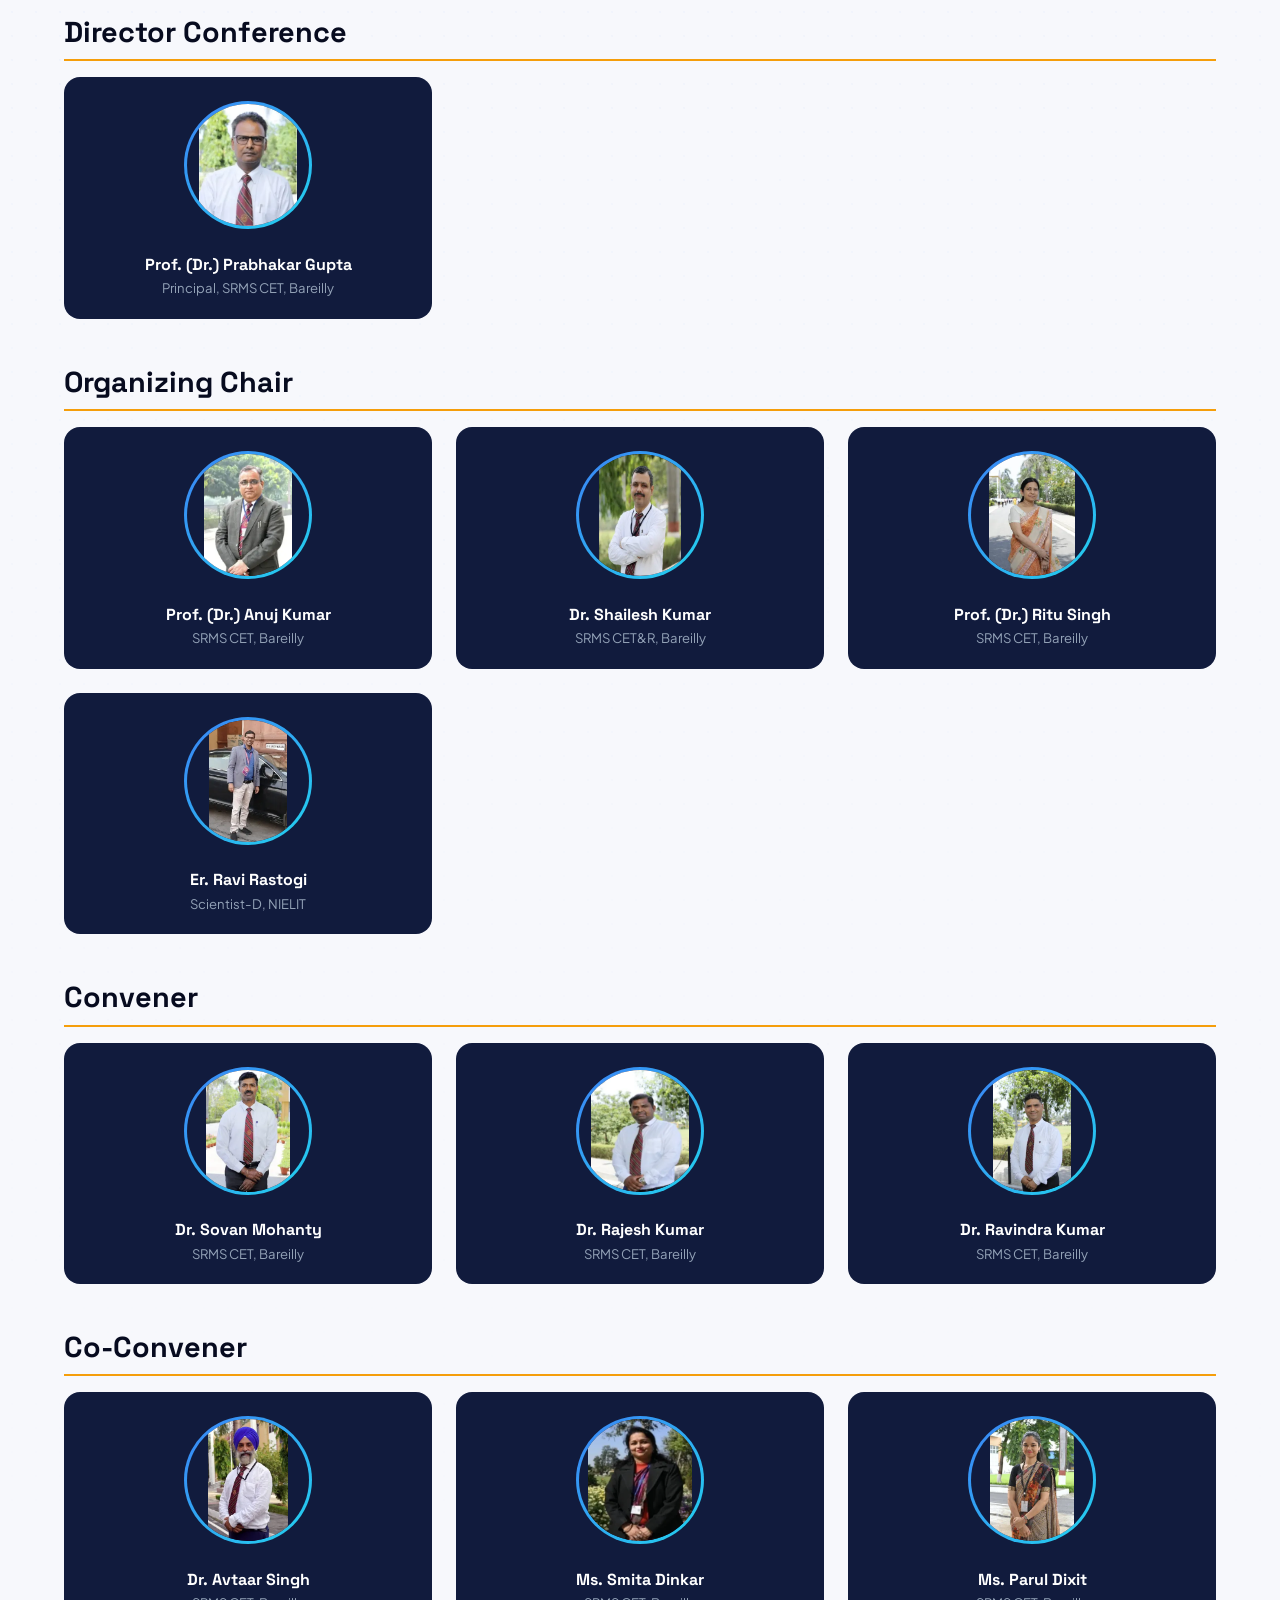
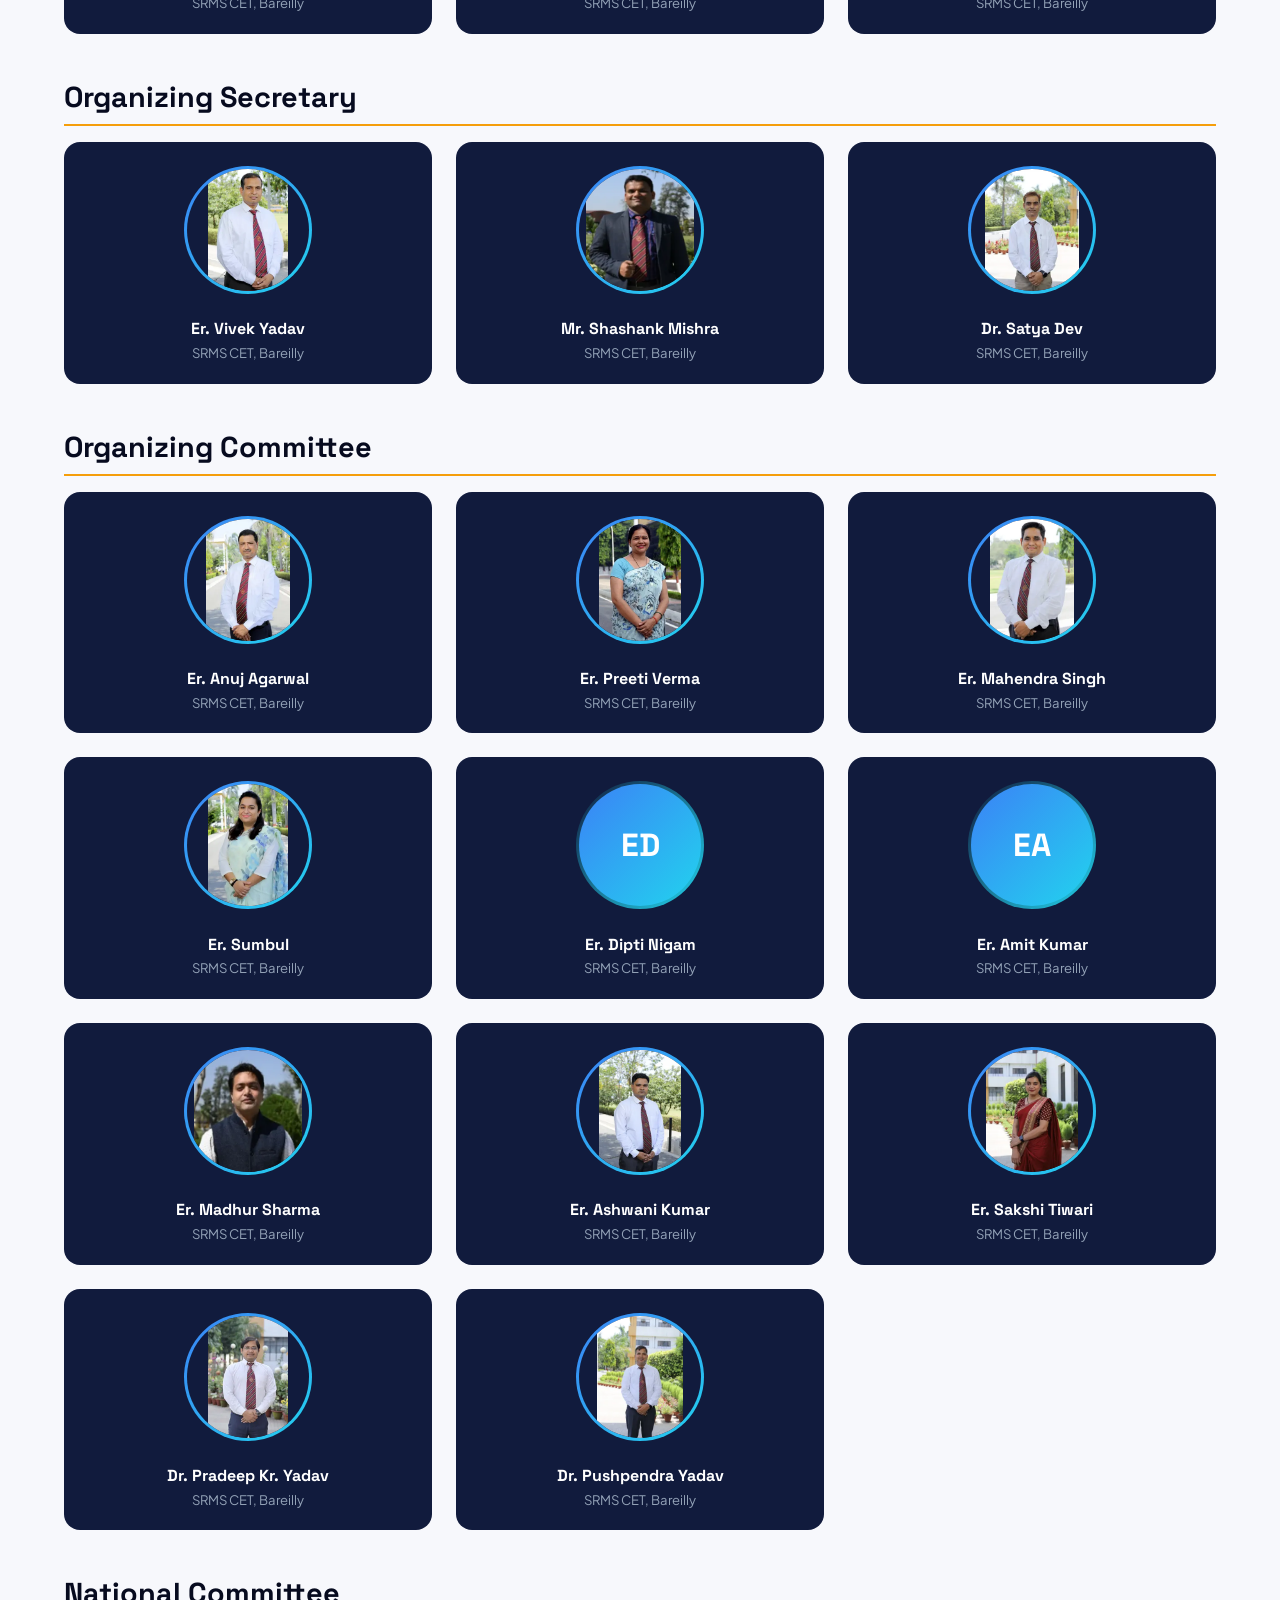
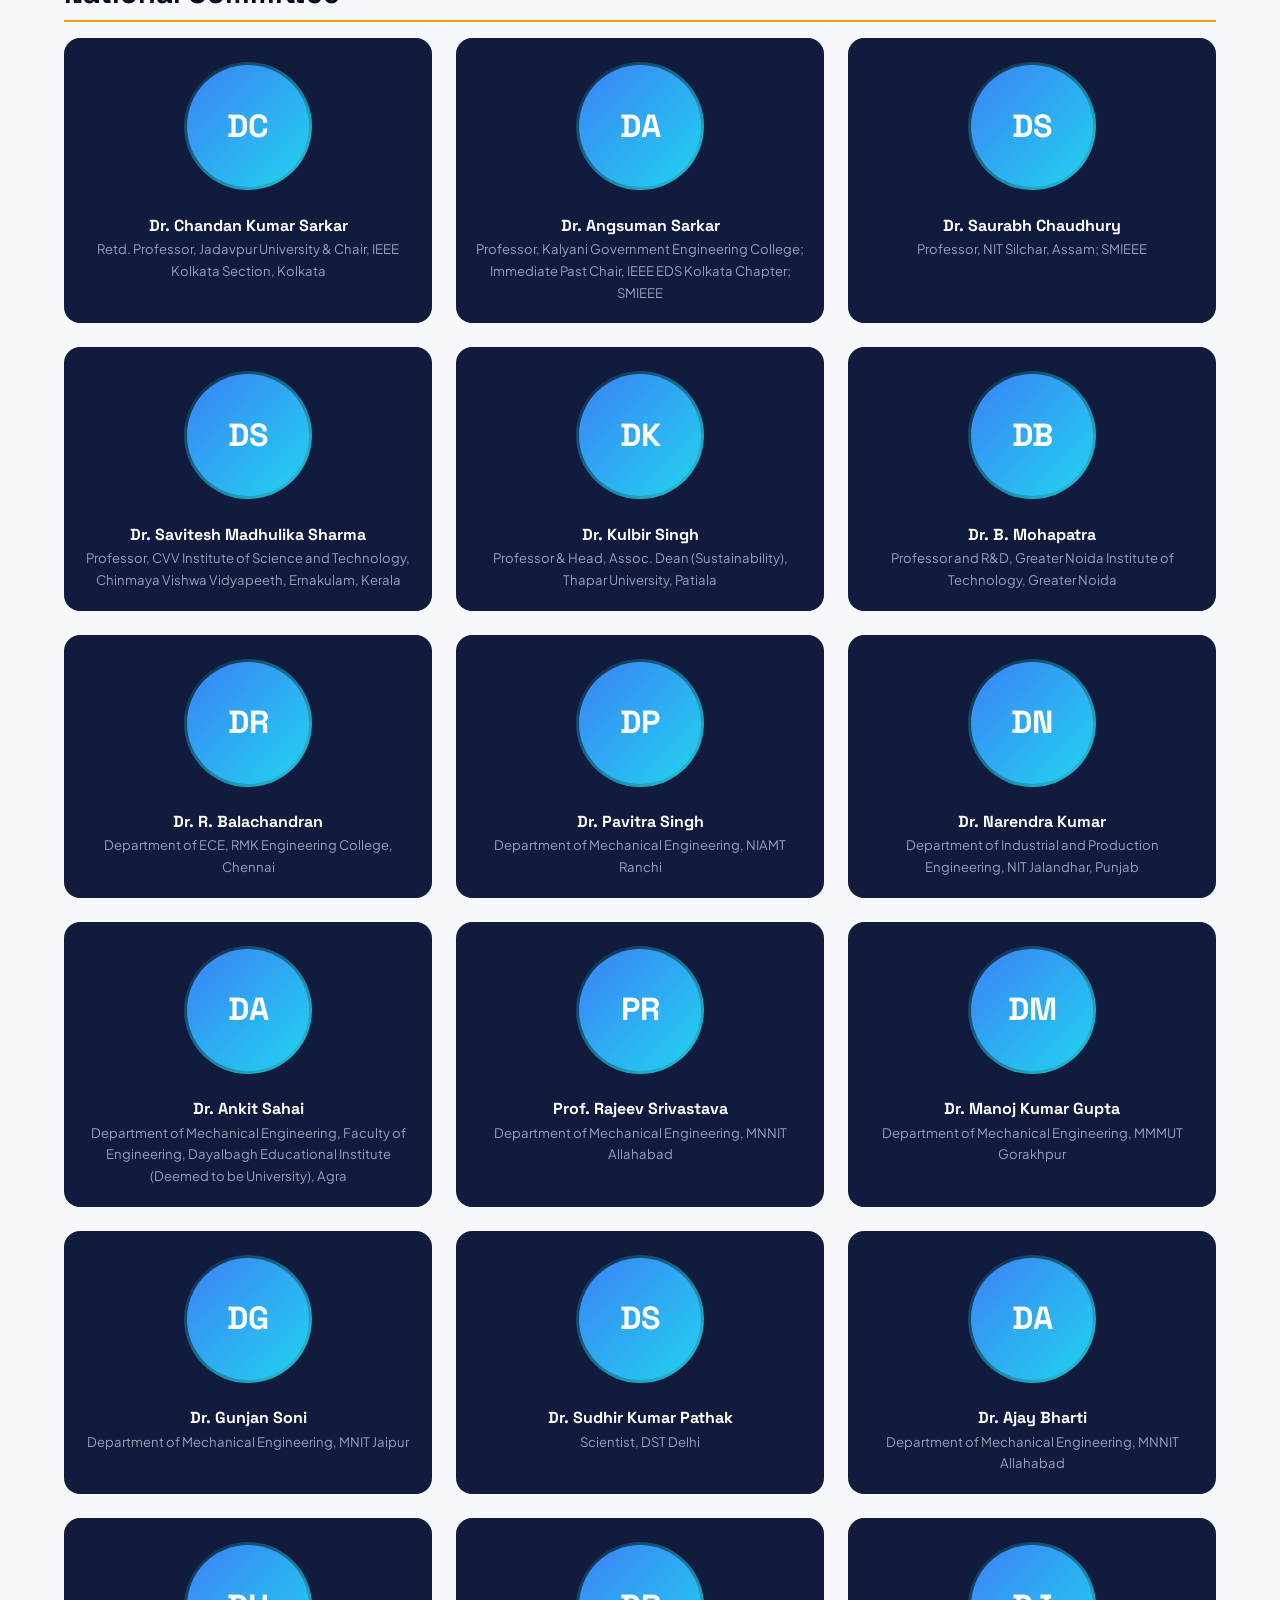
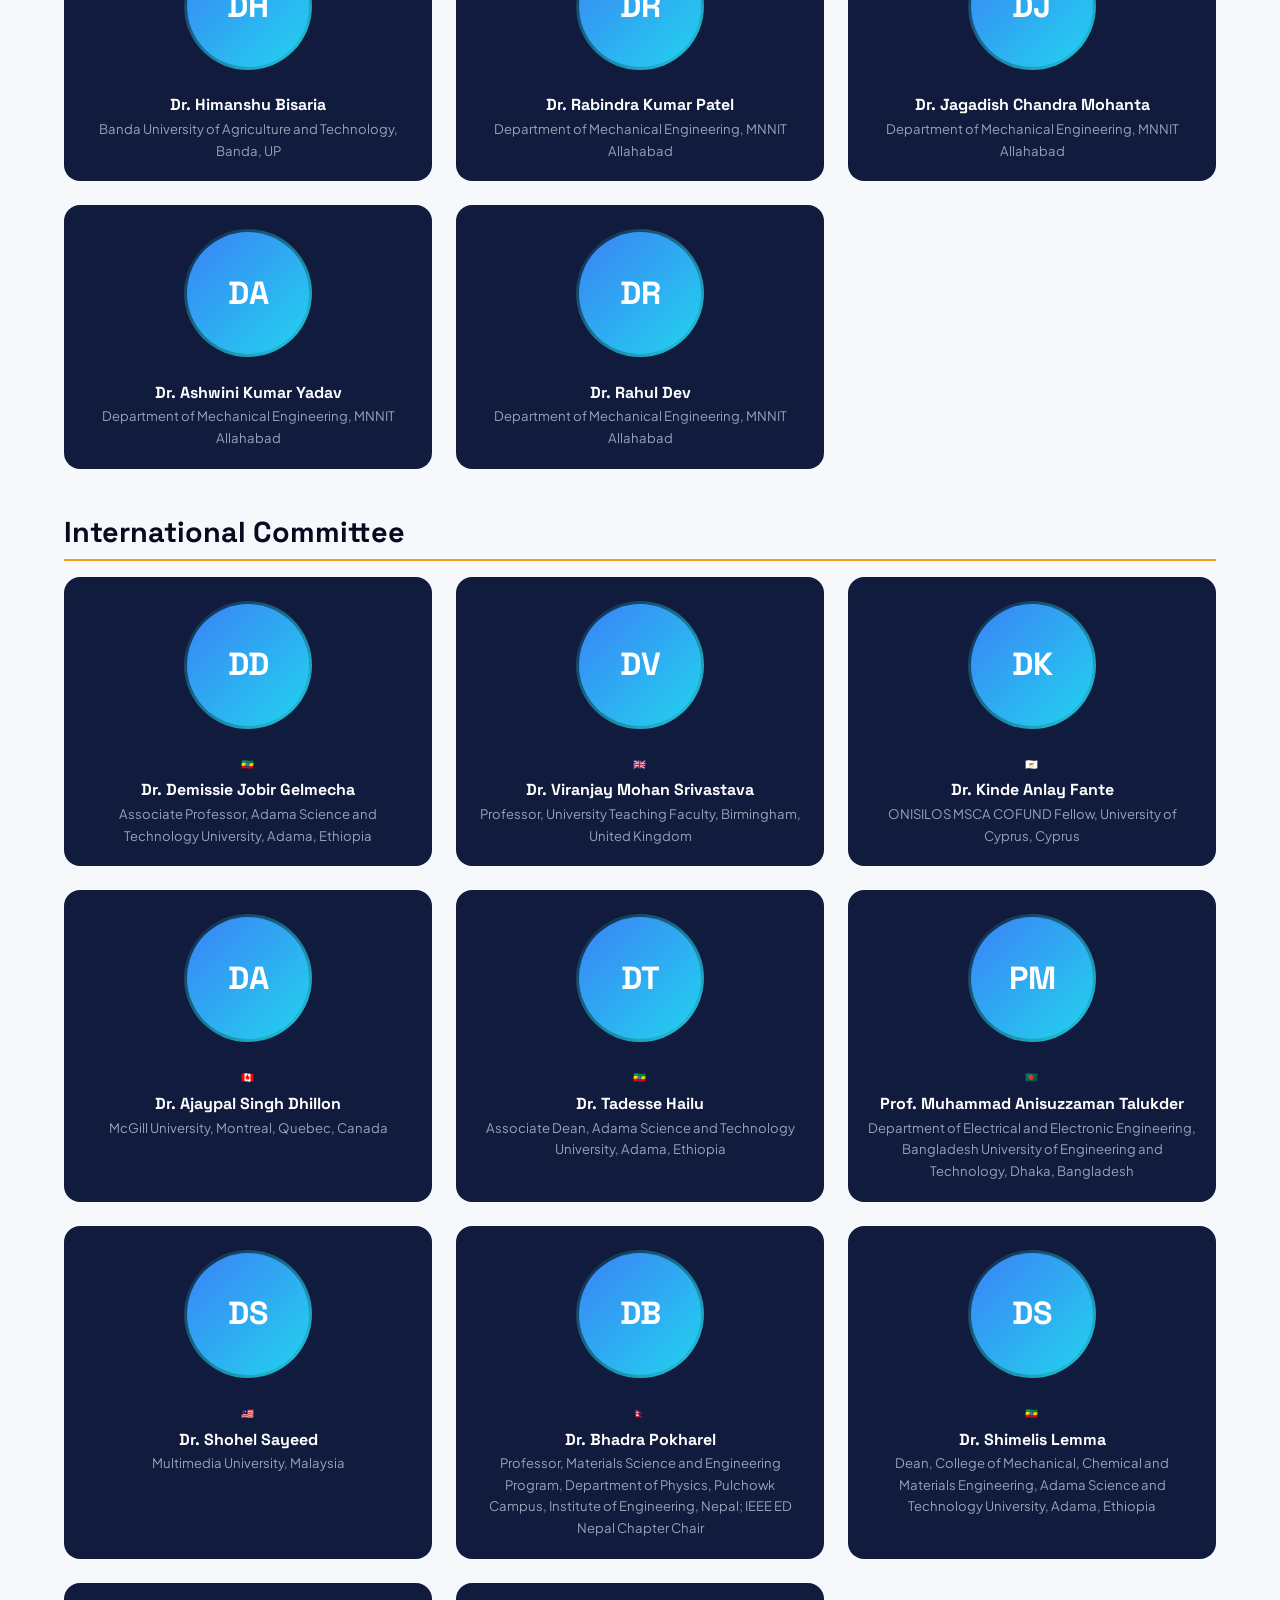
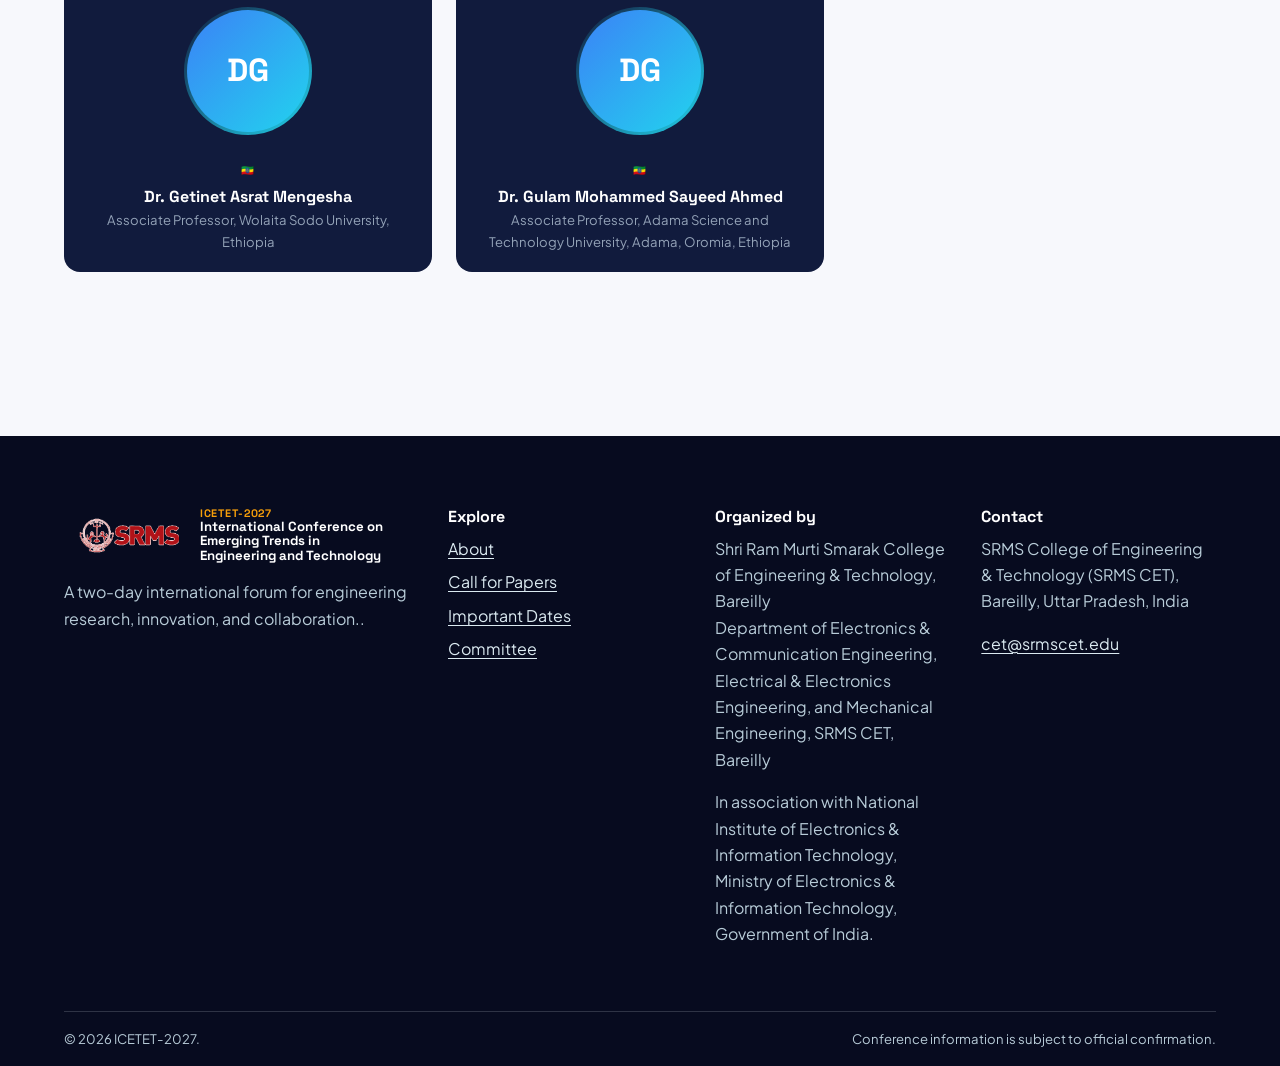
<file: committee.html>
<!doctype html>
<html lang="en"><head>
    <meta charset="utf-8">
    <meta name="viewport" content="width=device-width, initial-scale=1">
    <title>Committee | ICETET-2027</title>
    <meta name="description" content="ICETET-2027 brings together researchers, engineers, educators, students, and technology leaders to explore emerging engineering and technology.">
    <meta property="og:title" content="ICETET-2027">
    <meta property="og:description" content="International Conference on Emerging Trends in Engineering and Technology.">
    <meta property="og:type" content="website">
    <meta name="twitter:card" content="summary_large_image">
    <meta name="twitter:title" content="ICETET-2027">
    <meta name="twitter:description" content="International Conference on Emerging Trends in Engineering and Technology.">
    <link rel="preconnect" href="https://fonts.googleapis.com">
    <link rel="preconnect" href="https://fonts.gstatic.com" crossorigin="">
    <link rel="icon" type="image/jpeg" href="./assets/hero-bg-1-ZyqYJU7w.jpg">
    <script type="module" crossorigin="" src="./assets/index-DIQ5Yqx3.js"></script>
    <link rel="stylesheet" crossorigin="" href="./assets/index-BJhAMwMr.css">
  </head>
  <body>
    <div id="root"><div class="site-topbar"><div class="container site-topbar__inner"><div class="site-topbar__links"><a href="mailto:cet@srmscet.edu">cet@srmscet.edu</a><a href="tel:+91-581-2582030">+91-581-2582030</a></div><div class="site-social" aria-label="Social links"></div></div></div><header class="site-header"><div class="container site-header__inner"><a class="brand-lockup" aria-label="Shri Ram Murti Smarak College of Engineering &amp; Technology, Bareilly home" href="index.html"><img class="brand-logo" src="./assets/images/logo-srms.png" alt="Shri Ram Murti Smarak College of Engineering &amp; Technology, Bareilly logo"><span class="brand-lockup__text brand-lockup__text--host">Shri Ram Murti Smarak College of Engineering &amp; Technology, Bareilly</span></a><div class="site-header__partners" aria-label="Conference partners"><img src="./assets/images/logo-nielit.png" alt="NIELIT logo"></div><button class="menu-toggle" type="button" aria-label="Open navigation" aria-expanded="false" aria-controls="site-navigation">☰</button><nav class="site-nav" id="site-navigation" aria-label="Primary navigation"><ul class="site-nav__list"><li><a href="index.html">Home</a></li><li><a href="about.html">About</a></li><li><a href="call-for-papers.html">Call for Papers</a></li><li><a href="important-dates.html">Important Dates</a></li><li><a href="committee.html">Committee</a></li><li><a href="registration.html">Registration</a></li><li><a href="contact.html">Contact</a></li><li class="site-nav__submit-item"><button class="nav-submit is-disabled" type="button" disabled="" aria-disabled="true">Submit paper <span aria-hidden="true">↗</span></button></li></ul></nav><button class="nav-submit is-disabled" type="button" disabled="" aria-disabled="true">Submit paper <span aria-hidden="true">↗</span></button></div></header><main><div class="page-banner reveal is-visible"><div class="container"><p class="breadcrumb"><a href="index.html">Home</a><span>/</span><span>Committee</span></p><h1>Committee</h1><p>The academic, technical, and organizing community shaping the conference.</p></div></div><section class="section page-content reveal is-visible"><div class="container"><div class="page-content__intro"><p class="eyebrow">People and stewardship</p><h2>The team behind the <span>programme</span></h2><p>Meet the leadership, organizing, national, and international committees supporting ICETET-2027.</p></div><div class="committee-search"><label for="committee-filter">Search committee members</label><input id="committee-filter" type="search" placeholder="Search by name or institution" autocomplete="off" value=""></div><section class="committee-group"><h2>Chief Patron</h2><div class="committee-grid"><article class="card committee-card searchable-member reveal is-visible"><img src="./assets/images/committee-jp-pandey.webp" srcset="./assets/images/committee-jp-pandey-256.webp 256w, ./assets/images/committee-jp-pandey.webp 512w" sizes="128px" alt="Prof. (Dr.) J.P. Pandey" loading="lazy" decoding="async"><div class="committee-card__body"><span></span><h3>Prof. (Dr.) J.P. Pandey</h3><p>Vice Chancellor, AKTU Lucknow</p></div></article><article class="card committee-card searchable-member reveal is-visible"><img src="./assets/images/committee-dev-murti.webp" srcset="./assets/images/committee-dev-murti-256.webp 256w, ./assets/images/committee-dev-murti.webp 512w" sizes="128px" alt="Shri Dev Murti" loading="lazy" decoding="async"><div class="committee-card__body"><span></span><h3>Shri Dev Murti</h3><p>Chairman, SRMS Trust</p></div></article></div></section><section class="committee-group"><h2>Patron</h2><div class="committee-grid"><article class="card committee-card searchable-member reveal is-visible"><img src="./assets/images/committee-aditya-murti.webp" srcset="./assets/images/committee-aditya-murti-256.webp 256w, ./assets/images/committee-aditya-murti.webp 512w" sizes="128px" alt="Shri Aditya Murti" loading="lazy" decoding="async"><div class="committee-card__body"><span></span><h3>Shri Aditya Murti</h3><p>Secretary, SRMS Trust</p></div></article><article class="card committee-card searchable-member reveal is-visible"><img src="./assets/images/committee-subhash-mehra.webp" srcset="./assets/images/committee-subhash-mehra-256.webp 256w, ./assets/images/committee-subhash-mehra.webp 512w" sizes="128px" alt="Er. Subhash Mehra" loading="lazy" decoding="async"><div class="committee-card__body"><span></span><h3>Er. Subhash Mehra</h3><p>Trust Advisor, SRMS Trust</p></div></article></div></section><section class="committee-group"><h2>Director Conference</h2><div class="committee-grid"><article class="card committee-card searchable-member reveal is-visible"><img src="./assets/images/committee-prabhakar-gupta.webp" srcset="./assets/images/committee-prabhakar-gupta-256.webp 256w, ./assets/images/committee-prabhakar-gupta.webp 512w" sizes="128px" alt="Prof. (Dr.) Prabhakar Gupta" loading="lazy" decoding="async"><div class="committee-card__body"><span></span><h3>Prof. (Dr.) Prabhakar Gupta</h3><p>Principal, SRMS CET, Bareilly</p></div></article></div></section><section class="committee-group"><h2>Organizing Chair</h2><div class="committee-grid"><article class="card committee-card searchable-member reveal is-visible"><img src="./assets/images/committee-anuj-kumar.webp" srcset="./assets/images/committee-anuj-kumar-256.webp 256w, ./assets/images/committee-anuj-kumar.webp 512w" sizes="128px" alt="Prof. (Dr.) Anuj Kumar" loading="lazy" decoding="async"><div class="committee-card__body"><span></span><h3>Prof. (Dr.) Anuj Kumar</h3><p>SRMS CET, Bareilly</p></div></article><article class="card committee-card searchable-member reveal is-visible"><img src="./assets/images/committee-shailesh-kumar.webp" srcset="./assets/images/committee-shailesh-kumar-256.webp 256w, ./assets/images/committee-shailesh-kumar.webp 512w" sizes="128px" alt="Dr. Shailesh Kumar" loading="lazy" decoding="async"><div class="committee-card__body"><span></span><h3>Dr. Shailesh Kumar</h3><p>SRMS CET&amp;R, Bareilly</p></div></article><article class="card committee-card searchable-member reveal is-visible"><img src="./assets/images/committee-ritu-singh.webp" srcset="./assets/images/committee-ritu-singh-256.webp 256w, ./assets/images/committee-ritu-singh.webp 512w" sizes="128px" alt="Prof. (Dr.) Ritu Singh" loading="lazy" decoding="async"><div class="committee-card__body"><span></span><h3>Prof. (Dr.) Ritu Singh</h3><p>SRMS CET, Bareilly</p></div></article><article class="card committee-card searchable-member reveal is-visible"><img src="./assets/images/committee-ravi-rastogi.webp" srcset="./assets/images/committee-ravi-rastogi-256.webp 256w, ./assets/images/committee-ravi-rastogi.webp 512w" sizes="128px" alt="Er. Ravi Rastogi" loading="lazy" decoding="async"><div class="committee-card__body"><span></span><h3>Er. Ravi Rastogi</h3><p>Scientist-D, NIELIT</p></div></article></div></section><section class="committee-group"><h2>Convener</h2><div class="committee-grid"><article class="card committee-card searchable-member reveal is-visible"><img src="./assets/images/committee-sovan-mohanty.webp" srcset="./assets/images/committee-sovan-mohanty-256.webp 256w, ./assets/images/committee-sovan-mohanty.webp 512w" sizes="128px" alt="Dr. Sovan Mohanty" loading="lazy" decoding="async"><div class="committee-card__body"><span></span><h3>Dr. Sovan Mohanty</h3><p>SRMS CET, Bareilly</p></div></article><article class="card committee-card searchable-member reveal is-visible"><img src="./assets/images/committee-rajesh-kumar.webp" srcset="./assets/images/committee-rajesh-kumar-256.webp 256w, ./assets/images/committee-rajesh-kumar.webp 512w" sizes="128px" alt="Dr. Rajesh Kumar" loading="lazy" decoding="async"><div class="committee-card__body"><span></span><h3>Dr. Rajesh Kumar</h3><p>SRMS CET, Bareilly</p></div></article><article class="card committee-card searchable-member reveal is-visible"><img src="./assets/images/committee-ravindra-kumar.webp" srcset="./assets/images/committee-ravindra-kumar-256.webp 256w, ./assets/images/committee-ravindra-kumar.webp 512w" sizes="128px" alt="Dr. Ravindra Kumar" loading="lazy" decoding="async"><div class="committee-card__body"><span></span><h3>Dr. Ravindra Kumar</h3><p>SRMS CET, Bareilly</p></div></article></div></section><section class="committee-group"><h2>Co-Convener</h2><div class="committee-grid"><article class="card committee-card searchable-member reveal is-visible"><img src="./assets/images/committee-avtaar-singh.webp" srcset="./assets/images/committee-avtaar-singh-256.webp 256w, ./assets/images/committee-avtaar-singh.webp 512w" sizes="128px" alt="Dr. Avtaar Singh" loading="lazy" decoding="async"><div class="committee-card__body"><span></span><h3>Dr. Avtaar Singh</h3><p>SRMS CET, Bareilly</p></div></article><article class="card committee-card searchable-member reveal is-visible"><img src="./assets/images/committee-smita-dinkar.webp" srcset="./assets/images/committee-smita-dinkar-256.webp 256w, ./assets/images/committee-smita-dinkar.webp 512w" sizes="128px" alt="Ms. Smita Dinkar" loading="lazy" decoding="async"><div class="committee-card__body"><span></span><h3>Ms. Smita Dinkar</h3><p>SRMS CET, Bareilly</p></div></article><article class="card committee-card searchable-member reveal is-visible"><img src="./assets/images/committee-parul-dixit.webp" srcset="./assets/images/committee-parul-dixit-256.webp 256w, ./assets/images/committee-parul-dixit.webp 512w" sizes="128px" alt="Ms. Parul Dixit" loading="lazy" decoding="async"><div class="committee-card__body"><span></span><h3>Ms. Parul Dixit</h3><p>SRMS CET, Bareilly</p></div></article></div></section><section class="committee-group"><h2>Organizing Secretary</h2><div class="committee-grid"><article class="card committee-card searchable-member reveal is-visible"><img src="./assets/images/committee-vivek-yadav.webp" srcset="./assets/images/committee-vivek-yadav-256.webp 256w, ./assets/images/committee-vivek-yadav.webp 512w" sizes="128px" alt="Er. Vivek Yadav" loading="lazy" decoding="async"><div class="committee-card__body"><span></span><h3>Er. Vivek Yadav</h3><p>SRMS CET, Bareilly</p></div></article><article class="card committee-card searchable-member reveal is-visible"><img src="./assets/images/committee-shashank-mishra.webp" srcset="./assets/images/committee-shashank-mishra-256.webp 256w, ./assets/images/committee-shashank-mishra.webp 512w" sizes="128px" alt="Mr. Shashank Mishra" loading="lazy" decoding="async"><div class="committee-card__body"><span></span><h3>Mr. Shashank Mishra</h3><p>SRMS CET, Bareilly</p></div></article><article class="card committee-card searchable-member reveal is-visible"><img src="./assets/images/committee-satya-dev.webp" srcset="./assets/images/committee-satya-dev-256.webp 256w, ./assets/images/committee-satya-dev.webp 512w" sizes="128px" alt="Dr. Satya Dev" loading="lazy" decoding="async"><div class="committee-card__body"><span></span><h3>Dr. Satya Dev</h3><p>SRMS CET, Bareilly</p></div></article></div></section><section class="committee-group"><h2>Organizing Committee</h2><div class="committee-grid"><article class="card committee-card searchable-member reveal is-visible"><img src="./assets/images/committee-anuj-agarwal.webp" srcset="./assets/images/committee-anuj-agarwal-256.webp 256w, ./assets/images/committee-anuj-agarwal.webp 512w" sizes="128px" alt="Er. Anuj Agarwal" loading="lazy" decoding="async"><div class="committee-card__body"><span></span><h3>Er. Anuj Agarwal</h3><p>SRMS CET, Bareilly</p></div></article><article class="card committee-card searchable-member reveal is-visible"><img src="./assets/images/committee-preeti-verma.webp" srcset="./assets/images/committee-preeti-verma-256.webp 256w, ./assets/images/committee-preeti-verma.webp 512w" sizes="128px" alt="Er. Preeti Verma" loading="lazy" decoding="async"><div class="committee-card__body"><span></span><h3>Er. Preeti Verma</h3><p>SRMS CET, Bareilly</p></div></article><article class="card committee-card searchable-member reveal is-visible"><img src="./assets/images/committee-mahendra-singh.webp" srcset="./assets/images/committee-mahendra-singh-256.webp 256w, ./assets/images/committee-mahendra-singh.webp 512w" sizes="128px" alt="Er. Mahendra Singh" loading="lazy" decoding="async"><div class="committee-card__body"><span></span><h3>Er. Mahendra Singh</h3><p>SRMS CET, Bareilly</p></div></article><article class="card committee-card searchable-member reveal is-visible"><img src="./assets/images/committee-sumbul.webp" srcset="./assets/images/committee-sumbul-256.webp 256w, ./assets/images/committee-sumbul.webp 512w" sizes="128px" alt="Er. Sumbul" loading="lazy" decoding="async"><div class="committee-card__body"><span></span><h3>Er. Sumbul</h3><p>SRMS CET, Bareilly</p></div></article><article class="card committee-card searchable-member reveal is-visible"><span class="initials-avatar" aria-hidden="true">ED</span><div class="committee-card__body"><span></span><h3>Er. Dipti Nigam</h3><p>SRMS CET, Bareilly</p></div></article><article class="card committee-card searchable-member reveal is-visible"><span class="initials-avatar" aria-hidden="true">EA</span><div class="committee-card__body"><span></span><h3>Er. Amit Kumar</h3><p>SRMS CET, Bareilly</p></div></article><article class="card committee-card searchable-member reveal is-visible"><img src="./assets/images/committee-madhur-sharma.webp" srcset="./assets/images/committee-madhur-sharma-256.webp 256w, ./assets/images/committee-madhur-sharma.webp 512w" sizes="128px" alt="Er. Madhur Sharma" loading="lazy" decoding="async"><div class="committee-card__body"><span></span><h3>Er. Madhur Sharma</h3><p>SRMS CET, Bareilly</p></div></article><article class="card committee-card searchable-member reveal is-visible"><img src="./assets/images/committee-ashwani-kumar.webp" srcset="./assets/images/committee-ashwani-kumar-256.webp 256w, ./assets/images/committee-ashwani-kumar.webp 512w" sizes="128px" alt="Er. Ashwani Kumar" loading="lazy" decoding="async"><div class="committee-card__body"><span></span><h3>Er. Ashwani Kumar</h3><p>SRMS CET, Bareilly</p></div></article><article class="card committee-card searchable-member reveal is-visible"><img src="./assets/images/committee-sakshi-tiwari.webp" srcset="./assets/images/committee-sakshi-tiwari-256.webp 256w, ./assets/images/committee-sakshi-tiwari.webp 512w" sizes="128px" alt="Er. Sakshi Tiwari" loading="lazy" decoding="async"><div class="committee-card__body"><span></span><h3>Er. Sakshi Tiwari</h3><p>SRMS CET, Bareilly</p></div></article><article class="card committee-card searchable-member reveal is-visible"><img src="./assets/images/committee-pradeep-yadav.webp" srcset="./assets/images/committee-pradeep-yadav-256.webp 256w, ./assets/images/committee-pradeep-yadav.webp 512w" sizes="128px" alt="Dr. Pradeep Kr. Yadav" loading="lazy" decoding="async"><div class="committee-card__body"><span></span><h3>Dr. Pradeep Kr. Yadav</h3><p>SRMS CET, Bareilly</p></div></article><article class="card committee-card searchable-member reveal is-visible"><img src="./assets/images/committee-pushpendra-yadav.webp" srcset="./assets/images/committee-pushpendra-yadav-256.webp 256w, ./assets/images/committee-pushpendra-yadav.webp 512w" sizes="128px" alt="Dr. Pushpendra Yadav" loading="lazy" decoding="async"><div class="committee-card__body"><span></span><h3>Dr. Pushpendra Yadav</h3><p>SRMS CET, Bareilly</p></div></article></div></section><section class="committee-group"><h2>National Committee</h2><div class="committee-grid"><article class="card committee-card searchable-member reveal is-visible"><span class="initials-avatar" aria-hidden="true">DC</span><div class="committee-card__body"><span></span><h3>Dr. Chandan Kumar Sarkar</h3><p>Retd. Professor, Jadavpur University &amp; Chair, IEEE Kolkata Section, Kolkata</p></div></article><article class="card committee-card searchable-member reveal is-visible"><span class="initials-avatar" aria-hidden="true">DA</span><div class="committee-card__body"><span></span><h3>Dr. Angsuman Sarkar</h3><p>Professor, Kalyani Government Engineering College; Immediate Past Chair, IEEE EDS Kolkata Chapter; SMIEEE</p></div></article><article class="card committee-card searchable-member reveal is-visible"><span class="initials-avatar" aria-hidden="true">DS</span><div class="committee-card__body"><span></span><h3>Dr. Saurabh Chaudhury</h3><p>Professor, NIT Silchar, Assam; SMIEEE</p></div></article><article class="card committee-card searchable-member reveal is-visible"><span class="initials-avatar" aria-hidden="true">DS</span><div class="committee-card__body"><span></span><h3>Dr. Savitesh Madhulika Sharma</h3><p>Professor, CVV Institute of Science and Technology, Chinmaya Vishwa Vidyapeeth, Ernakulam, Kerala</p></div></article><article class="card committee-card searchable-member reveal is-visible"><span class="initials-avatar" aria-hidden="true">DK</span><div class="committee-card__body"><span></span><h3>Dr. Kulbir Singh</h3><p>Professor &amp; Head, Assoc. Dean (Sustainability), Thapar University, Patiala</p></div></article><article class="card committee-card searchable-member reveal is-visible"><span class="initials-avatar" aria-hidden="true">DB</span><div class="committee-card__body"><span></span><h3>Dr. B. Mohapatra</h3><p>Professor and R&amp;D, Greater Noida Institute of Technology, Greater Noida</p></div></article><article class="card committee-card searchable-member reveal is-visible"><span class="initials-avatar" aria-hidden="true">DR</span><div class="committee-card__body"><span></span><h3>Dr. R. Balachandran</h3><p>Department of ECE, RMK Engineering College, Chennai</p></div></article><article class="card committee-card searchable-member reveal is-visible"><span class="initials-avatar" aria-hidden="true">DP</span><div class="committee-card__body"><span></span><h3>Dr. Pavitra Singh</h3><p>Department of Mechanical Engineering, NIAMT Ranchi</p></div></article><article class="card committee-card searchable-member reveal is-visible"><span class="initials-avatar" aria-hidden="true">DN</span><div class="committee-card__body"><span></span><h3>Dr. Narendra Kumar</h3><p>Department of Industrial and Production Engineering, NIT Jalandhar, Punjab</p></div></article><article class="card committee-card searchable-member reveal is-visible"><span class="initials-avatar" aria-hidden="true">DA</span><div class="committee-card__body"><span></span><h3>Dr. Ankit Sahai</h3><p>Department of Mechanical Engineering, Faculty of Engineering, Dayalbagh Educational Institute (Deemed to be University), Agra</p></div></article><article class="card committee-card searchable-member reveal is-visible"><span class="initials-avatar" aria-hidden="true">PR</span><div class="committee-card__body"><span></span><h3>Prof. Rajeev Srivastava</h3><p>Department of Mechanical Engineering, MNNIT Allahabad</p></div></article><article class="card committee-card searchable-member reveal is-visible"><span class="initials-avatar" aria-hidden="true">DM</span><div class="committee-card__body"><span></span><h3>Dr. Manoj Kumar Gupta</h3><p>Department of Mechanical Engineering, MMMUT Gorakhpur</p></div></article><article class="card committee-card searchable-member reveal is-visible"><span class="initials-avatar" aria-hidden="true">DG</span><div class="committee-card__body"><span></span><h3>Dr. Gunjan Soni</h3><p>Department of Mechanical Engineering, MNIT Jaipur</p></div></article><article class="card committee-card searchable-member reveal is-visible"><span class="initials-avatar" aria-hidden="true">DS</span><div class="committee-card__body"><span></span><h3>Dr. Sudhir Kumar Pathak</h3><p>Scientist, DST Delhi</p></div></article><article class="card committee-card searchable-member reveal is-visible"><span class="initials-avatar" aria-hidden="true">DA</span><div class="committee-card__body"><span></span><h3>Dr. Ajay Bharti</h3><p>Department of Mechanical Engineering, MNNIT Allahabad</p></div></article><article class="card committee-card searchable-member reveal is-visible"><span class="initials-avatar" aria-hidden="true">DH</span><div class="committee-card__body"><span></span><h3>Dr. Himanshu Bisaria</h3><p>Banda University of Agriculture and Technology, Banda, UP</p></div></article><article class="card committee-card searchable-member reveal is-visible"><span class="initials-avatar" aria-hidden="true">DR</span><div class="committee-card__body"><span></span><h3>Dr. Rabindra Kumar Patel</h3><p>Department of Mechanical Engineering, MNNIT Allahabad</p></div></article><article class="card committee-card searchable-member reveal is-visible"><span class="initials-avatar" aria-hidden="true">DJ</span><div class="committee-card__body"><span></span><h3>Dr. Jagadish Chandra Mohanta</h3><p>Department of Mechanical Engineering, MNNIT Allahabad</p></div></article><article class="card committee-card searchable-member reveal is-visible"><span class="initials-avatar" aria-hidden="true">DA</span><div class="committee-card__body"><span></span><h3>Dr. Ashwini Kumar Yadav</h3><p>Department of Mechanical Engineering, MNNIT Allahabad</p></div></article><article class="card committee-card searchable-member reveal is-visible"><span class="initials-avatar" aria-hidden="true">DR</span><div class="committee-card__body"><span></span><h3>Dr. Rahul Dev</h3><p>Department of Mechanical Engineering, MNNIT Allahabad</p></div></article></div></section><section class="committee-group"><h2>International Committee</h2><div class="committee-grid"><article class="card committee-card searchable-member reveal is-visible"><span class="initials-avatar" aria-hidden="true">DD</span><div class="committee-card__body"><span>🇪🇹</span><h3>Dr. Demissie Jobir Gelmecha</h3><p>Associate Professor, Adama Science and Technology University, Adama, Ethiopia</p></div></article><article class="card committee-card searchable-member reveal is-visible"><span class="initials-avatar" aria-hidden="true">DV</span><div class="committee-card__body"><span>🇬🇧</span><h3>Dr. Viranjay Mohan Srivastava</h3><p>Professor, University Teaching Faculty, Birmingham, United Kingdom</p></div></article><article class="card committee-card searchable-member reveal is-visible"><span class="initials-avatar" aria-hidden="true">DK</span><div class="committee-card__body"><span>🇨🇾</span><h3>Dr. Kinde Anlay Fante</h3><p>ONISILOS MSCA COFUND Fellow, University of Cyprus, Cyprus</p></div></article><article class="card committee-card searchable-member reveal is-visible"><span class="initials-avatar" aria-hidden="true">DA</span><div class="committee-card__body"><span>🇨🇦</span><h3>Dr. Ajaypal Singh Dhillon</h3><p>McGill University, Montreal, Quebec, Canada</p></div></article><article class="card committee-card searchable-member reveal is-visible"><span class="initials-avatar" aria-hidden="true">DT</span><div class="committee-card__body"><span>🇪🇹</span><h3>Dr. Tadesse Hailu</h3><p>Associate Dean, Adama Science and Technology University, Adama, Ethiopia</p></div></article><article class="card committee-card searchable-member reveal is-visible"><span class="initials-avatar" aria-hidden="true">PM</span><div class="committee-card__body"><span>🇧🇩</span><h3>Prof. Muhammad Anisuzzaman Talukder</h3><p>Department of Electrical and Electronic Engineering, Bangladesh University of Engineering and Technology, Dhaka, Bangladesh</p></div></article><article class="card committee-card searchable-member reveal is-visible"><span class="initials-avatar" aria-hidden="true">DS</span><div class="committee-card__body"><span>🇲🇾</span><h3>Dr. Shohel Sayeed</h3><p>Multimedia University, Malaysia</p></div></article><article class="card committee-card searchable-member reveal is-visible"><span class="initials-avatar" aria-hidden="true">DB</span><div class="committee-card__body"><span>🇳🇵</span><h3>Dr. Bhadra Pokharel</h3><p>Professor, Materials Science and Engineering Program, Department of Physics, Pulchowk Campus, Institute of Engineering, Nepal; IEEE ED Nepal Chapter Chair</p></div></article><article class="card committee-card searchable-member reveal is-visible"><span class="initials-avatar" aria-hidden="true">DS</span><div class="committee-card__body"><span>🇪🇹</span><h3>Dr. Shimelis Lemma</h3><p>Dean, College of Mechanical, Chemical and Materials Engineering, Adama Science and Technology University, Adama, Ethiopia</p></div></article><article class="card committee-card searchable-member reveal is-visible"><span class="initials-avatar" aria-hidden="true">DG</span><div class="committee-card__body"><span>🇪🇹</span><h3>Dr. Getinet Asrat Mengesha</h3><p>Associate Professor, Wolaita Sodo University, Ethiopia</p></div></article><article class="card committee-card searchable-member reveal is-visible"><span class="initials-avatar" aria-hidden="true">DG</span><div class="committee-card__body"><span>🇪🇹</span><h3>Dr. Gulam Mohammed Sayeed Ahmed</h3><p>Associate Professor, Adama Science and Technology University, Adama, Oromia, Ethiopia</p></div></article></div></section></div></section></main><footer class="site-footer"><div class="container"><div class="site-footer__grid"><div class="site-footer__brand"><a class="brand-lockup" href="index.html"><img src="./assets/images/logo-srms.png" alt="Shri Ram Murti Smarak College of Engineering &amp; Technology, Bareilly logo"><span class="brand-lockup__text"><span>ICETET-2027</span>International Conference on Emerging Trends in Engineering and Technology</span></a><p>A two-day international forum for engineering research, innovation, and collaboration..</p><div class="site-social" aria-label="Social links"></div></div><div><h2 class="site-footer__heading">Explore</h2><ul class="site-footer__links"><li><a href="about.html">About</a></li><li><a href="call-for-papers.html">Call for Papers</a></li><li><a href="important-dates.html">Important Dates</a></li><li><a href="committee.html">Committee</a></li></ul></div><div><h2 class="site-footer__heading">Organized by</h2><p>Shri Ram Murti Smarak College of Engineering &amp; Technology, Bareilly<br>Department of Electronics &amp; Communication Engineering, Electrical &amp; Electronics Engineering, and Mechanical Engineering, SRMS CET, Bareilly</p><p>In association with National Institute of Electronics &amp; Information Technology, Ministry of Electronics &amp; Information Technology, Government of India.</p></div><div><h2 class="site-footer__heading">Contact</h2><p>SRMS College of Engineering &amp; Technology (SRMS CET), Bareilly, Uttar Pradesh, India</p><p><a href="mailto:cet@srmscet.edu">cet@srmscet.edu</a></p></div></div><div class="site-footer__bottom"><span>© 2026 ICETET-2027.</span><span>Conference information is subject to official confirmation.</span></div></div></footer><button type="button" aria-label="Back to top" class="back-to-top">↑</button></div>
  

</body></html>
</file>
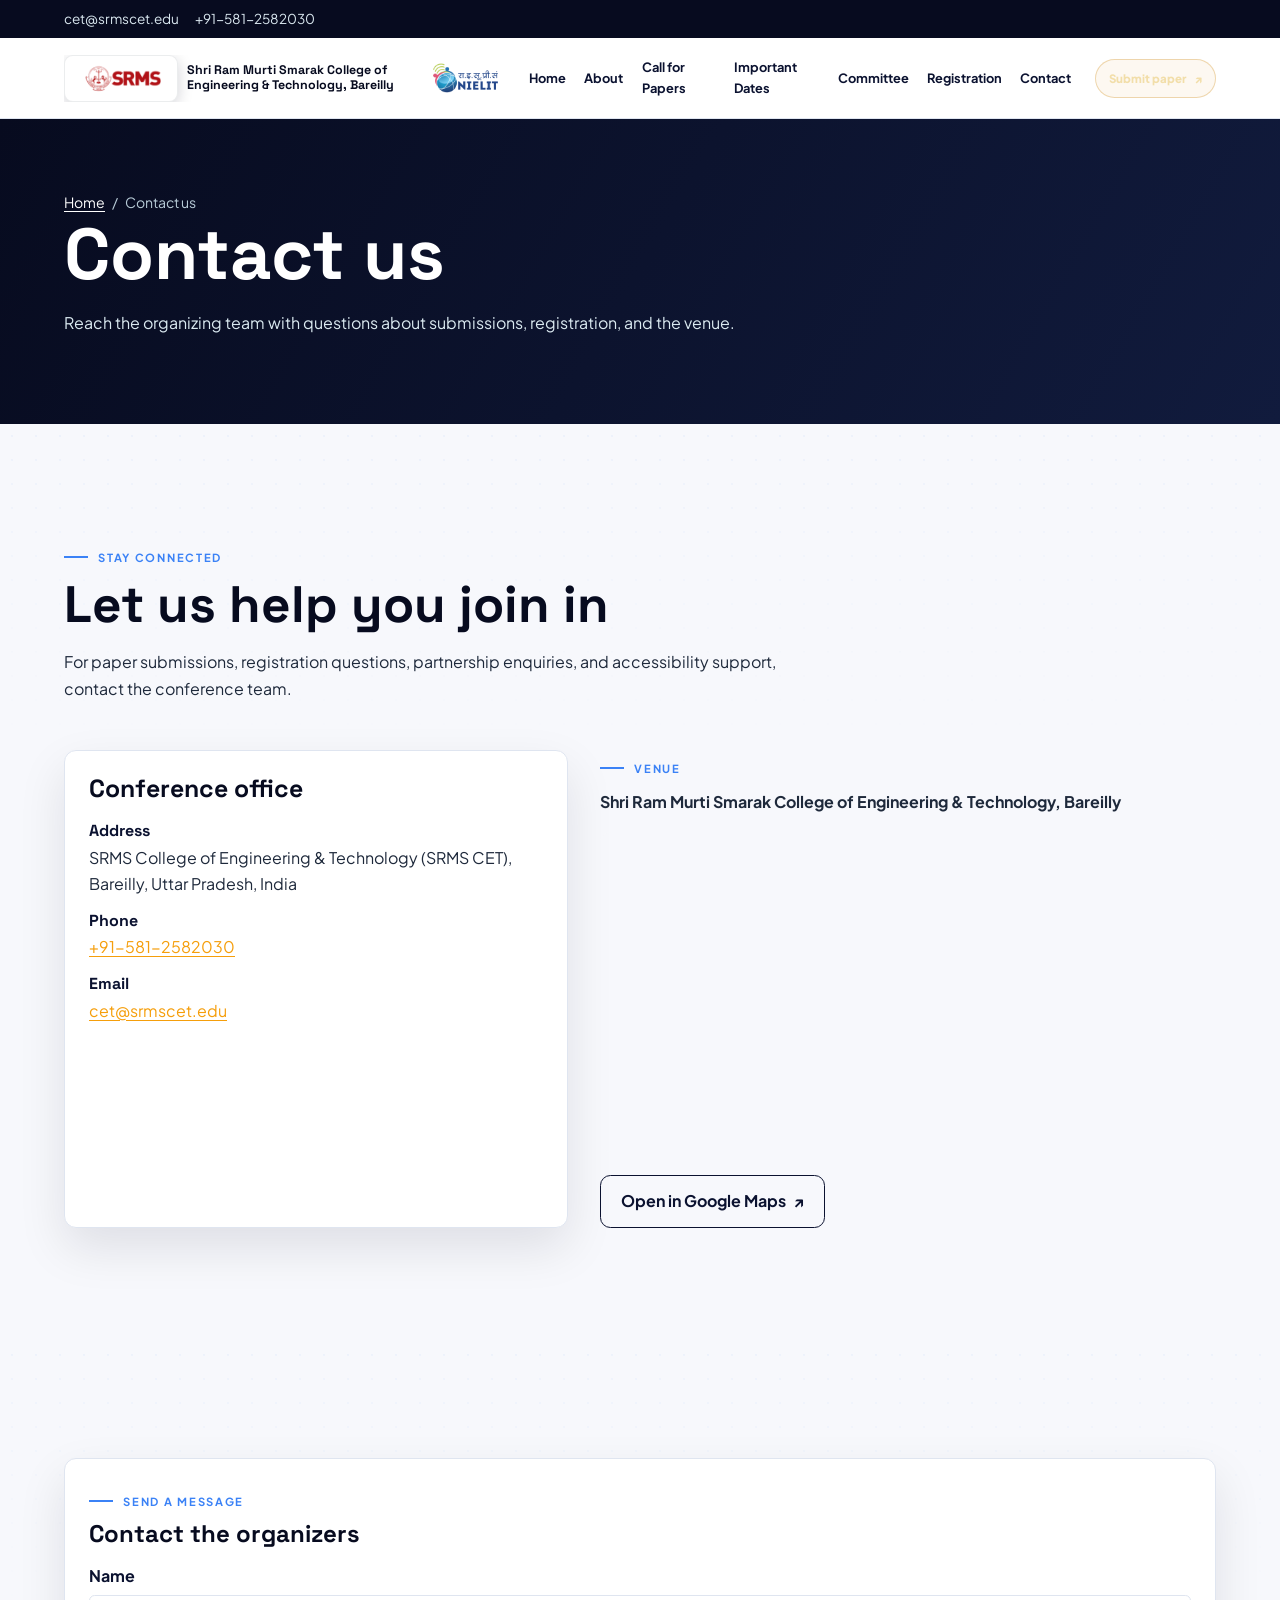
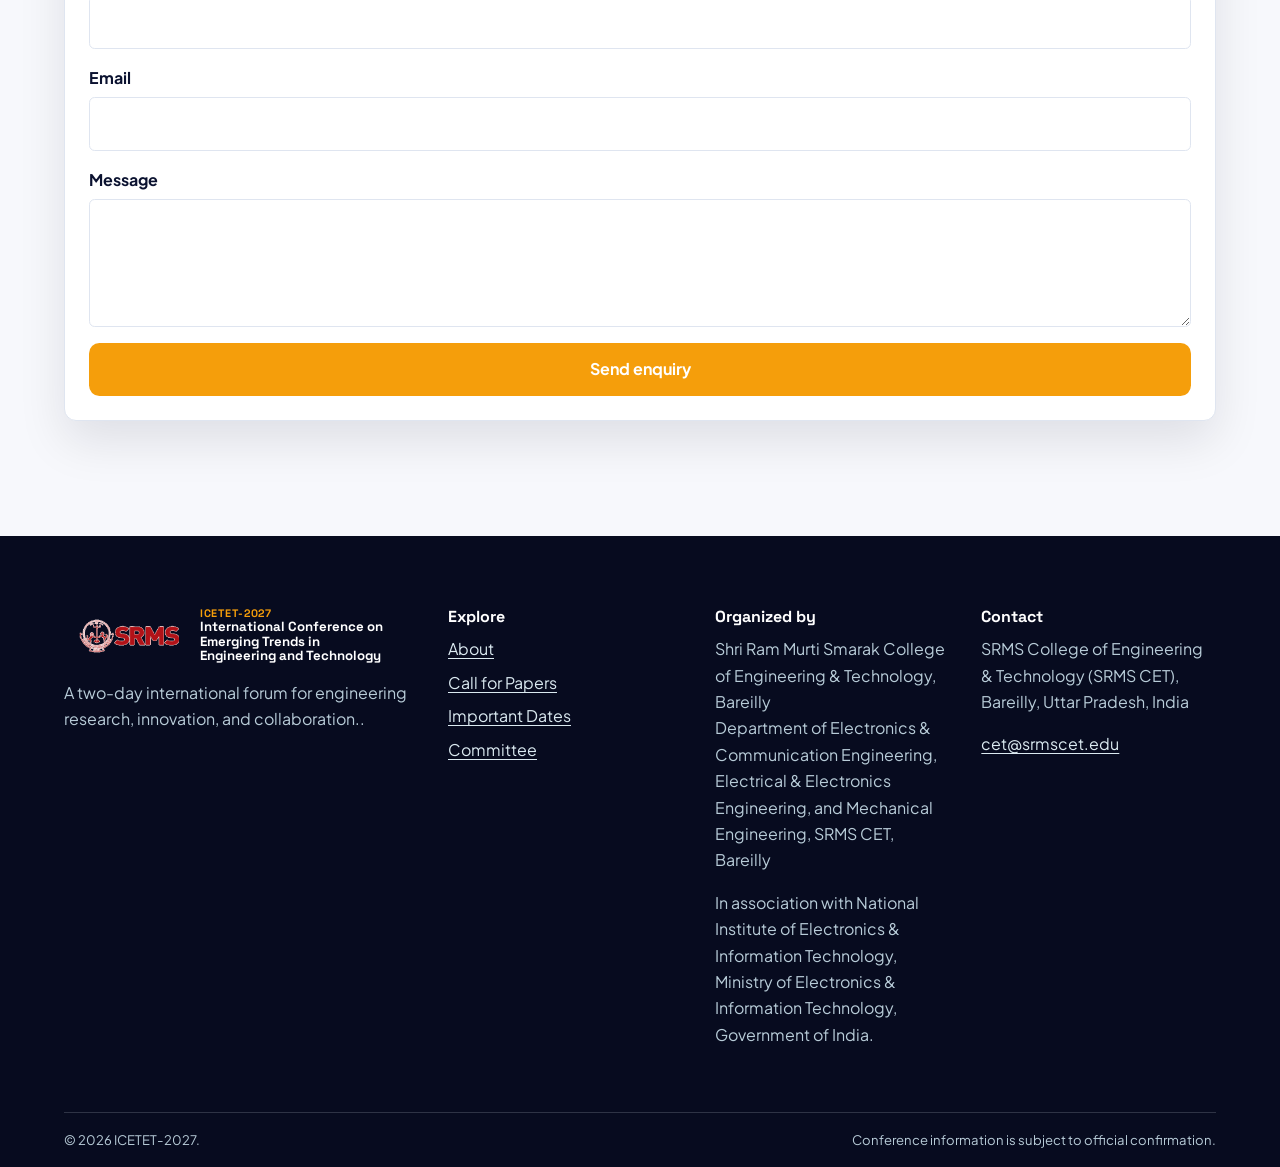
<file: contact.html>
<!doctype html>
<html lang="en"><head>
    <meta charset="utf-8">
    <meta name="viewport" content="width=device-width, initial-scale=1">
    <title>Contact ICETET-2027 | Venue, Email and Enquiries</title>
    <meta name="description" content="ICETET-2027 brings together researchers, engineers, educators, students, and technology leaders to explore emerging engineering and technology.">
    <meta property="og:title" content="ICETET-2027">
    <meta property="og:description" content="International Conference on Emerging Trends in Engineering and Technology.">
    <meta property="og:type" content="website">
    <meta name="twitter:card" content="summary_large_image">
    <meta name="twitter:title" content="ICETET-2027">
    <meta name="twitter:description" content="International Conference on Emerging Trends in Engineering and Technology.">
    <link rel="preconnect" href="https://fonts.googleapis.com">
    <link rel="preconnect" href="https://fonts.gstatic.com" crossorigin="">
    <link rel="icon" type="image/jpeg" href="./assets/hero-bg-1-ZyqYJU7w.jpg">
    <script type="module" crossorigin="" src="./assets/index-DIQ5Yqx3.js"></script>
    <link rel="stylesheet" crossorigin="" href="./assets/index-BJhAMwMr.css">
  </head>
  <body>
    <div id="root"><div class="site-topbar"><div class="container site-topbar__inner"><div class="site-topbar__links"><a href="mailto:cet@srmscet.edu">cet@srmscet.edu</a><a href="tel:+91-581-2582030">+91-581-2582030</a></div><div class="site-social" aria-label="Social links"></div></div></div><header class="site-header"><div class="container site-header__inner"><a class="brand-lockup" aria-label="Shri Ram Murti Smarak College of Engineering &amp; Technology, Bareilly home" href="index.html"><img class="brand-logo" src="./assets/images/logo-srms.png" alt="Shri Ram Murti Smarak College of Engineering &amp; Technology, Bareilly logo"><span class="brand-lockup__text brand-lockup__text--host">Shri Ram Murti Smarak College of Engineering &amp; Technology, Bareilly</span></a><div class="site-header__partners" aria-label="Conference partners"><img src="./assets/images/logo-nielit.png" alt="NIELIT logo"></div><button class="menu-toggle" type="button" aria-label="Open navigation" aria-expanded="false" aria-controls="site-navigation">☰</button><nav class="site-nav" id="site-navigation" aria-label="Primary navigation"><ul class="site-nav__list"><li><a href="index.html">Home</a></li><li><a href="about.html">About</a></li><li><a href="call-for-papers.html">Call for Papers</a></li><li><a href="important-dates.html">Important Dates</a></li><li><a href="committee.html">Committee</a></li><li><a href="registration.html">Registration</a></li><li><a href="contact.html">Contact</a></li><li class="site-nav__submit-item"><button class="nav-submit is-disabled" type="button" disabled="" aria-disabled="true">Submit paper <span aria-hidden="true">↗</span></button></li></ul></nav><button class="nav-submit is-disabled" type="button" disabled="" aria-disabled="true">Submit paper <span aria-hidden="true">↗</span></button></div></header><main><div class="page-banner reveal is-visible"><div class="container"><p class="breadcrumb"><a href="index.html">Home</a><span>/</span><span>Contact us</span></p><h1>Contact us</h1><p>Reach the organizing team with questions about submissions, registration, and the venue.</p></div></div><section class="section page-content reveal is-visible"><div class="container"><div class="page-content__intro"><p class="eyebrow">Stay connected</p><h2>Let us help you <span>join in</span></h2><p>For paper submissions, registration questions, partnership enquiries, and accessibility support, contact the conference team.</p></div><div class="contact-grid"><div class="card contact-card reveal is-visible"><h2>Conference office</h2><ul class="contact-list"><li><strong>Address</strong>SRMS College of Engineering &amp; Technology (SRMS CET), Bareilly, Uttar Pradesh, India</li><li><strong>Phone</strong><span><a href="tel:+91-581-2582030">+91-581-2582030</a></span></li><li><strong>Email</strong><span><a href="mailto:cet@srmscet.edu">cet@srmscet.edu</a></span></li></ul></div><div><p class="eyebrow venue-label">Venue</p><p><strong>Shri Ram Murti Smarak College of Engineering &amp; Technology, Bareilly</strong></p><iframe class="map-frame" src="https://www.google.com/maps?q=Shri+Ram+Murti+Smarak+College+of+Engineering+and+Technology,+Ram+Murti+Puram,+Bareilly-Nainital+Road,+Bhojipura,+Bareilly+243202,+Uttar+Pradesh,+India&amp;output=embed" title="Conference venue map — SRMS CET, Bareilly" loading="lazy" referrerpolicy="no-referrer-when-downgrade"></iframe><a class="button button--outline" href="https://www.google.com/maps/search/?api=1&amp;query=Shri+Ram+Murti+Smarak+College+of+Engineering+%26+Technology+Ram+Murti+Puram+Bareilly" target="_blank" rel="noreferrer">Open in Google Maps <span aria-hidden="true">↗</span></a></div></div></div></section><section class="section section--cloud reveal is-visible"><div class="container"><div class="card reveal is-visible"><p class="eyebrow">Send a message</p><h2>Contact the organizers</h2><form class="form-grid" action="mailto:cet@srmscet.edu" method="post" enctype="text/plain"><div class="form-field"><label for="contact-name">Name</label><input id="contact-name" name="name" required=""></div><div class="form-field"><label for="contact-email">Email</label><input id="contact-email" name="email" type="email" required=""></div><div class="form-field"><label for="contact-message">Message</label><textarea id="contact-message" name="message" required=""></textarea></div><button class="button" type="submit">Send enquiry</button></form></div></div></section></main><footer class="site-footer"><div class="container"><div class="site-footer__grid"><div class="site-footer__brand"><a class="brand-lockup" href="index.html"><img src="./assets/images/logo-srms.png" alt="Shri Ram Murti Smarak College of Engineering &amp; Technology, Bareilly logo"><span class="brand-lockup__text"><span>ICETET-2027</span>International Conference on Emerging Trends in Engineering and Technology</span></a><p>A two-day international forum for engineering research, innovation, and collaboration..</p><div class="site-social" aria-label="Social links"></div></div><div><h2 class="site-footer__heading">Explore</h2><ul class="site-footer__links"><li><a href="about.html">About</a></li><li><a href="call-for-papers.html">Call for Papers</a></li><li><a href="important-dates.html">Important Dates</a></li><li><a href="committee.html">Committee</a></li></ul></div><div><h2 class="site-footer__heading">Organized by</h2><p>Shri Ram Murti Smarak College of Engineering &amp; Technology, Bareilly<br>Department of Electronics &amp; Communication Engineering, Electrical &amp; Electronics Engineering, and Mechanical Engineering, SRMS CET, Bareilly</p><p>In association with National Institute of Electronics &amp; Information Technology, Ministry of Electronics &amp; Information Technology, Government of India.</p></div><div><h2 class="site-footer__heading">Contact</h2><p>SRMS College of Engineering &amp; Technology (SRMS CET), Bareilly, Uttar Pradesh, India</p><p><a href="mailto:cet@srmscet.edu">cet@srmscet.edu</a></p></div></div><div class="site-footer__bottom"><span>© 2026 ICETET-2027.</span><span>Conference information is subject to official confirmation.</span></div></div></footer><button type="button" aria-label="Back to top" class="back-to-top">↑</button></div>
  

</body></html>
</file>
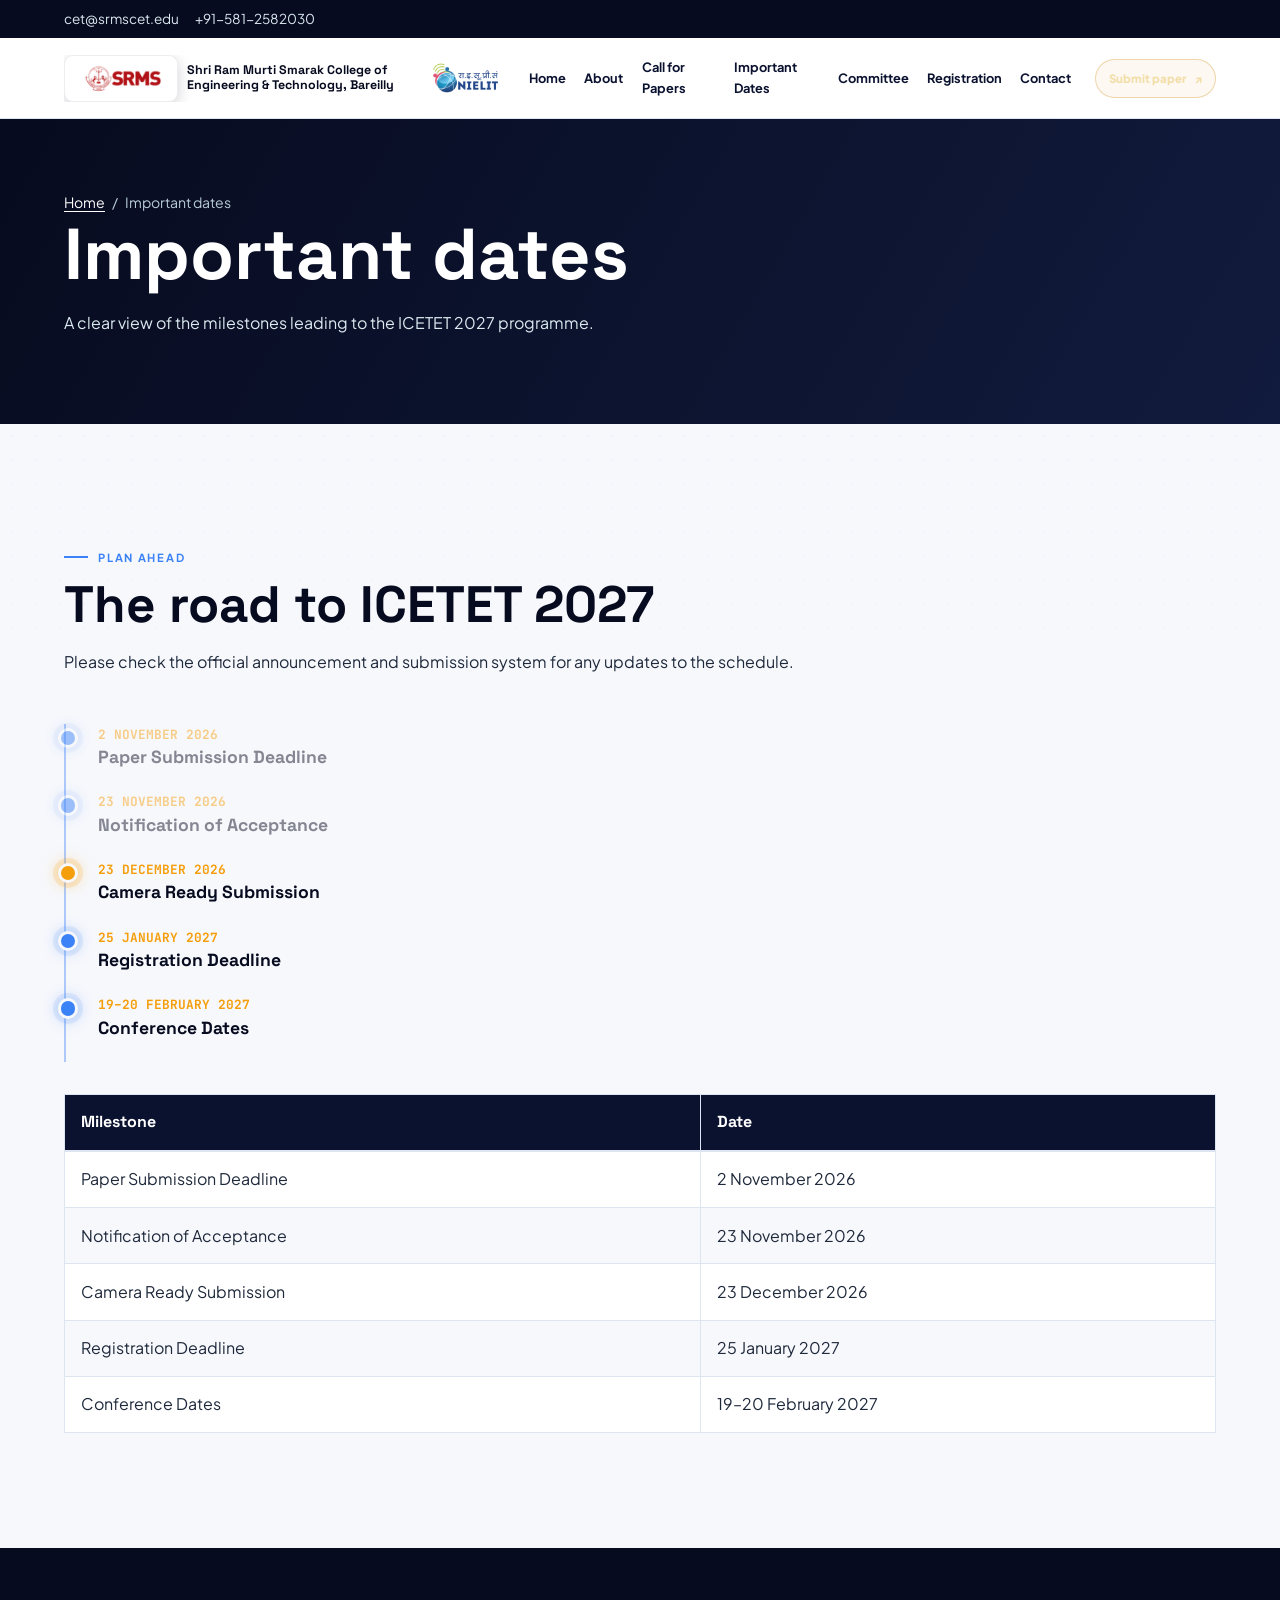
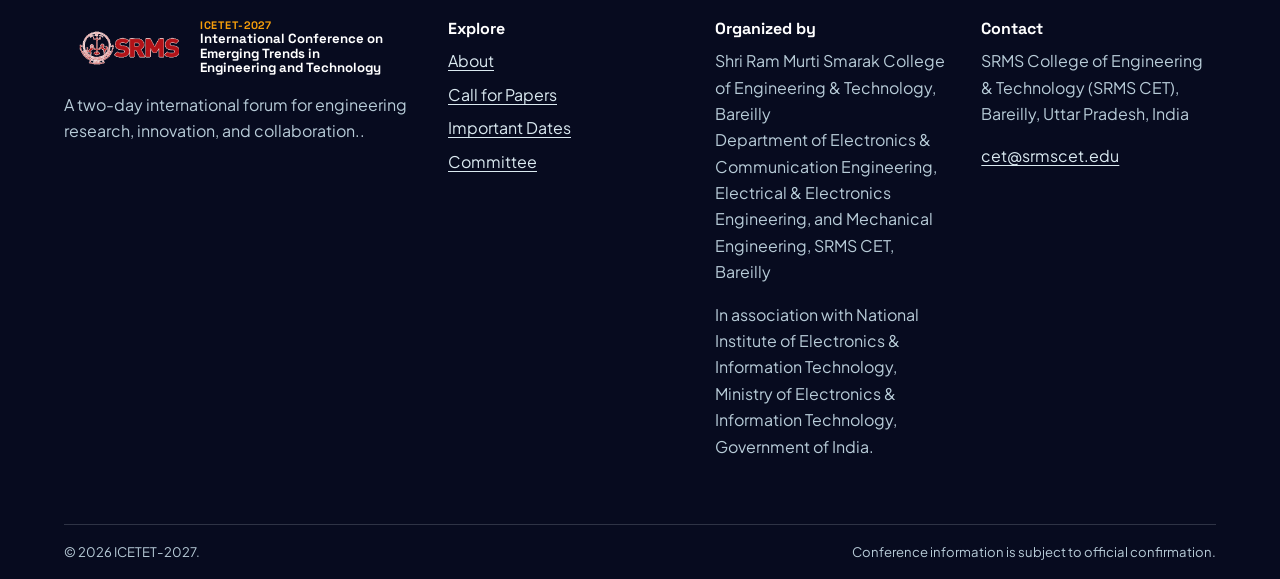
<file: important-dates.html>
<!doctype html>
<html lang="en"><head>
    <meta charset="utf-8">
    <meta name="viewport" content="width=device-width, initial-scale=1">
    <title>Important Dates | ICETET-2027</title>
    <meta name="description" content="ICETET-2027 brings together researchers, engineers, educators, students, and technology leaders to explore emerging engineering and technology.">
    <meta property="og:title" content="ICETET-2027">
    <meta property="og:description" content="International Conference on Emerging Trends in Engineering and Technology.">
    <meta property="og:type" content="website">
    <meta name="twitter:card" content="summary_large_image">
    <meta name="twitter:title" content="ICETET-2027">
    <meta name="twitter:description" content="International Conference on Emerging Trends in Engineering and Technology.">
    <link rel="preconnect" href="https://fonts.googleapis.com">
    <link rel="preconnect" href="https://fonts.gstatic.com" crossorigin="">
    <link rel="icon" type="image/jpeg" href="./assets/hero-bg-1-ZyqYJU7w.jpg">
    <script type="module" crossorigin="" src="./assets/index-DIQ5Yqx3.js"></script>
    <link rel="stylesheet" crossorigin="" href="./assets/index-BJhAMwMr.css">
  </head>
  <body>
    <div id="root"><div class="site-topbar"><div class="container site-topbar__inner"><div class="site-topbar__links"><a href="mailto:cet@srmscet.edu">cet@srmscet.edu</a><a href="tel:+91-581-2582030">+91-581-2582030</a></div><div class="site-social" aria-label="Social links"></div></div></div><header class="site-header"><div class="container site-header__inner"><a class="brand-lockup" aria-label="Shri Ram Murti Smarak College of Engineering &amp; Technology, Bareilly home" href="index.html"><img class="brand-logo" src="./assets/images/logo-srms.png" alt="Shri Ram Murti Smarak College of Engineering &amp; Technology, Bareilly logo"><span class="brand-lockup__text brand-lockup__text--host">Shri Ram Murti Smarak College of Engineering &amp; Technology, Bareilly</span></a><div class="site-header__partners" aria-label="Conference partners"><img src="./assets/images/logo-nielit.png" alt="NIELIT logo"></div><button class="menu-toggle" type="button" aria-label="Open navigation" aria-expanded="false" aria-controls="site-navigation">☰</button><nav class="site-nav" id="site-navigation" aria-label="Primary navigation"><ul class="site-nav__list"><li><a href="index.html">Home</a></li><li><a href="about.html">About</a></li><li><a href="call-for-papers.html">Call for Papers</a></li><li><a href="important-dates.html">Important Dates</a></li><li><a href="committee.html">Committee</a></li><li><a href="registration.html">Registration</a></li><li><a href="contact.html">Contact</a></li><li class="site-nav__submit-item"><button class="nav-submit is-disabled" type="button" disabled="" aria-disabled="true">Submit paper <span aria-hidden="true">↗</span></button></li></ul></nav><button class="nav-submit is-disabled" type="button" disabled="" aria-disabled="true">Submit paper <span aria-hidden="true">↗</span></button></div></header><main><div class="page-banner reveal is-visible"><div class="container"><p class="breadcrumb"><a href="index.html">Home</a><span>/</span><span>Important dates</span></p><h1>Important dates</h1><p>A clear view of the milestones leading to the ICETET 2027 programme.</p></div></div><section class="section page-content reveal is-visible"><div class="container"><div class="page-content__intro"><p class="eyebrow">Plan ahead</p><h2>The road to <span>ICETET 2027</span></h2><p>Please check the official announcement and submission system for any updates to the schedule.</p></div><div class="timeline"><article class="timeline__item is-next"><span class="timeline__date">2 November 2026</span><h3>Paper Submission Deadline</h3></article><article class="timeline__item"><span class="timeline__date">23 November 2026</span><h3>Notification of Acceptance</h3></article><article class="timeline__item"><span class="timeline__date">23 December 2026</span><h3>Camera Ready Submission</h3></article><article class="timeline__item"><span class="timeline__date">25 January 2027</span><h3>Registration Deadline</h3></article><article class="timeline__item"><span class="timeline__date">19–20 February 2027</span><h3>Conference Dates</h3></article></div><div class="dates-table-wrap"><table class="data-table"><caption class="sr-only">ICETET-2027 important dates</caption><thead><tr><th scope="col">Milestone</th><th scope="col">Date</th></tr></thead><tbody><tr><td>Paper Submission Deadline</td><td>2 November 2026</td></tr><tr><td>Notification of Acceptance</td><td>23 November 2026</td></tr><tr><td>Camera Ready Submission</td><td>23 December 2026</td></tr><tr><td>Registration Deadline</td><td>25 January 2027</td></tr><tr><td>Conference Dates</td><td>19–20 February 2027</td></tr></tbody></table></div></div></section></main><footer class="site-footer"><div class="container"><div class="site-footer__grid"><div class="site-footer__brand"><a class="brand-lockup" href="index.html"><img src="./assets/images/logo-srms.png" alt="Shri Ram Murti Smarak College of Engineering &amp; Technology, Bareilly logo"><span class="brand-lockup__text"><span>ICETET-2027</span>International Conference on Emerging Trends in Engineering and Technology</span></a><p>A two-day international forum for engineering research, innovation, and collaboration..</p><div class="site-social" aria-label="Social links"></div></div><div><h2 class="site-footer__heading">Explore</h2><ul class="site-footer__links"><li><a href="about.html">About</a></li><li><a href="call-for-papers.html">Call for Papers</a></li><li><a href="important-dates.html">Important Dates</a></li><li><a href="committee.html">Committee</a></li></ul></div><div><h2 class="site-footer__heading">Organized by</h2><p>Shri Ram Murti Smarak College of Engineering &amp; Technology, Bareilly<br>Department of Electronics &amp; Communication Engineering, Electrical &amp; Electronics Engineering, and Mechanical Engineering, SRMS CET, Bareilly</p><p>In association with National Institute of Electronics &amp; Information Technology, Ministry of Electronics &amp; Information Technology, Government of India.</p></div><div><h2 class="site-footer__heading">Contact</h2><p>SRMS College of Engineering &amp; Technology (SRMS CET), Bareilly, Uttar Pradesh, India</p><p><a href="mailto:cet@srmscet.edu">cet@srmscet.edu</a></p></div></div><div class="site-footer__bottom"><span>© 2026 ICETET-2027.</span><span>Conference information is subject to official confirmation.</span></div></div></footer><button type="button" aria-label="Back to top" class="back-to-top">↑</button></div>
  

</body></html>
</file>
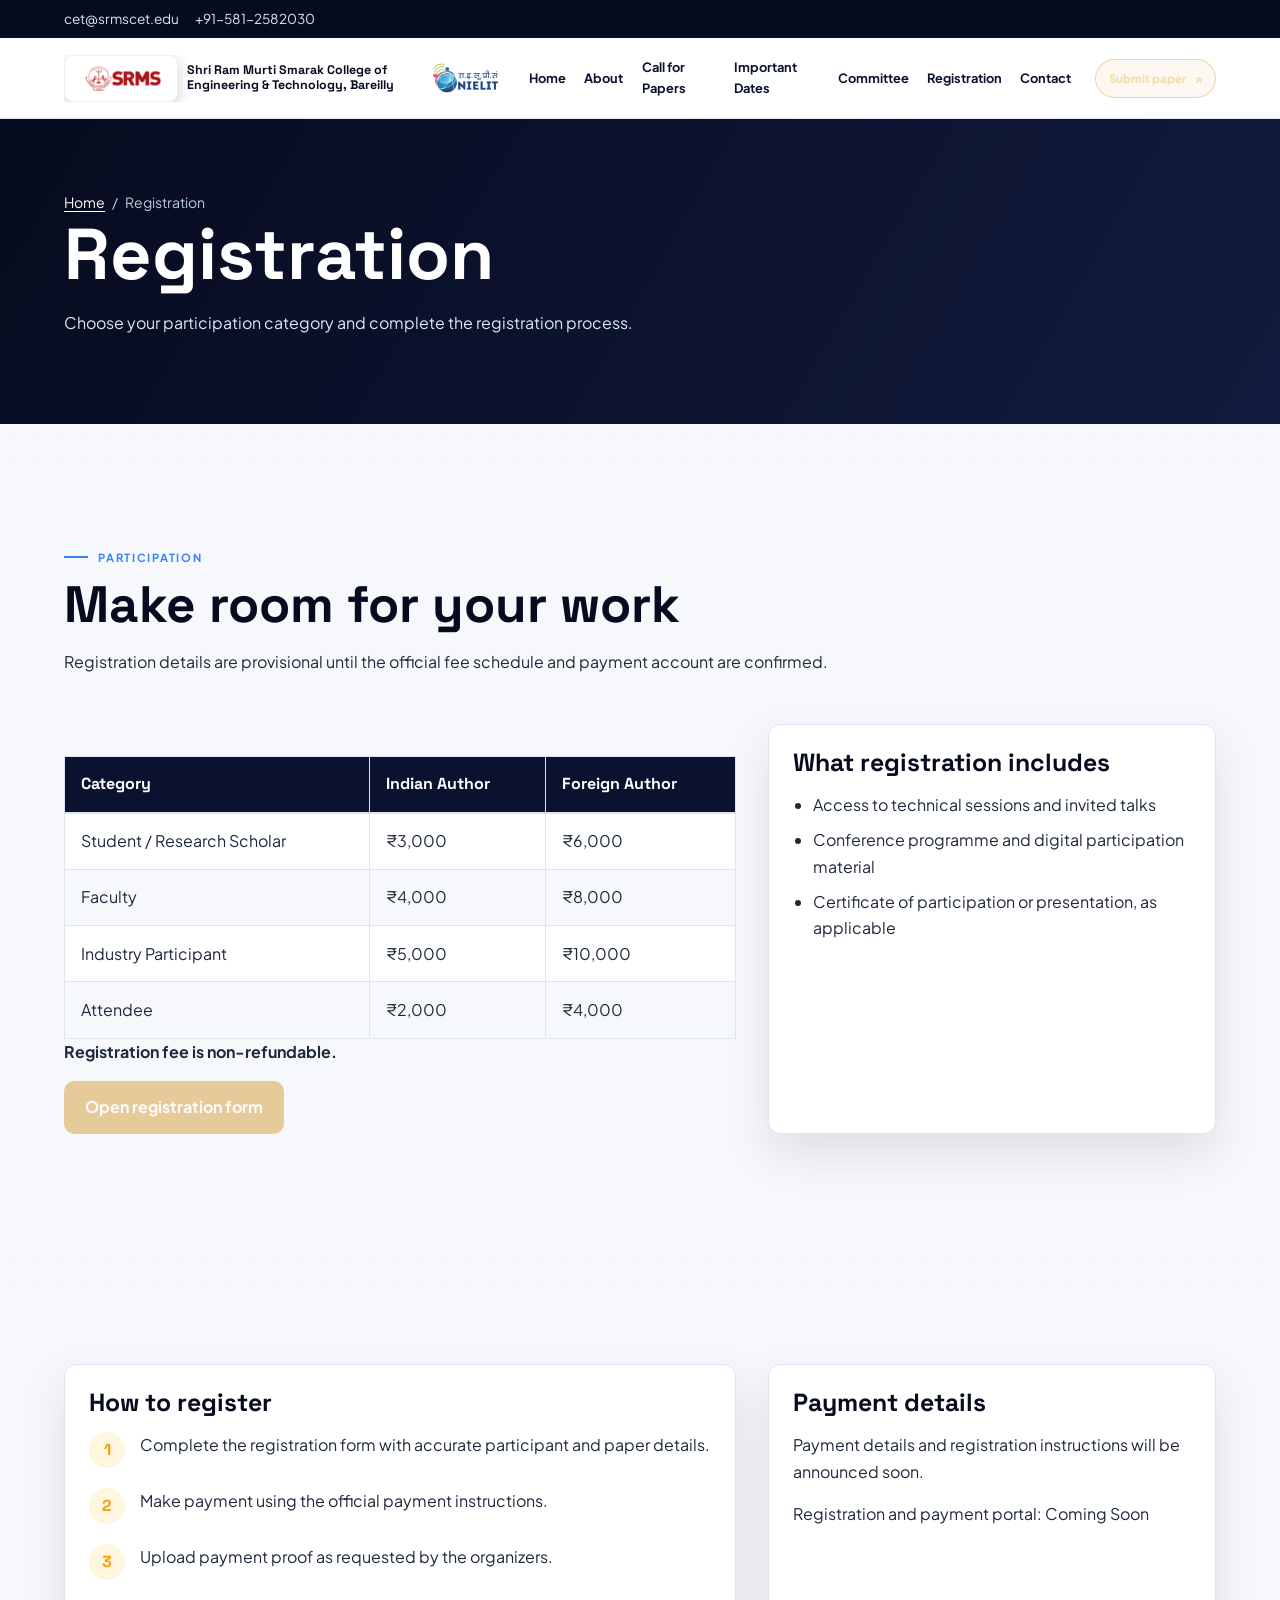
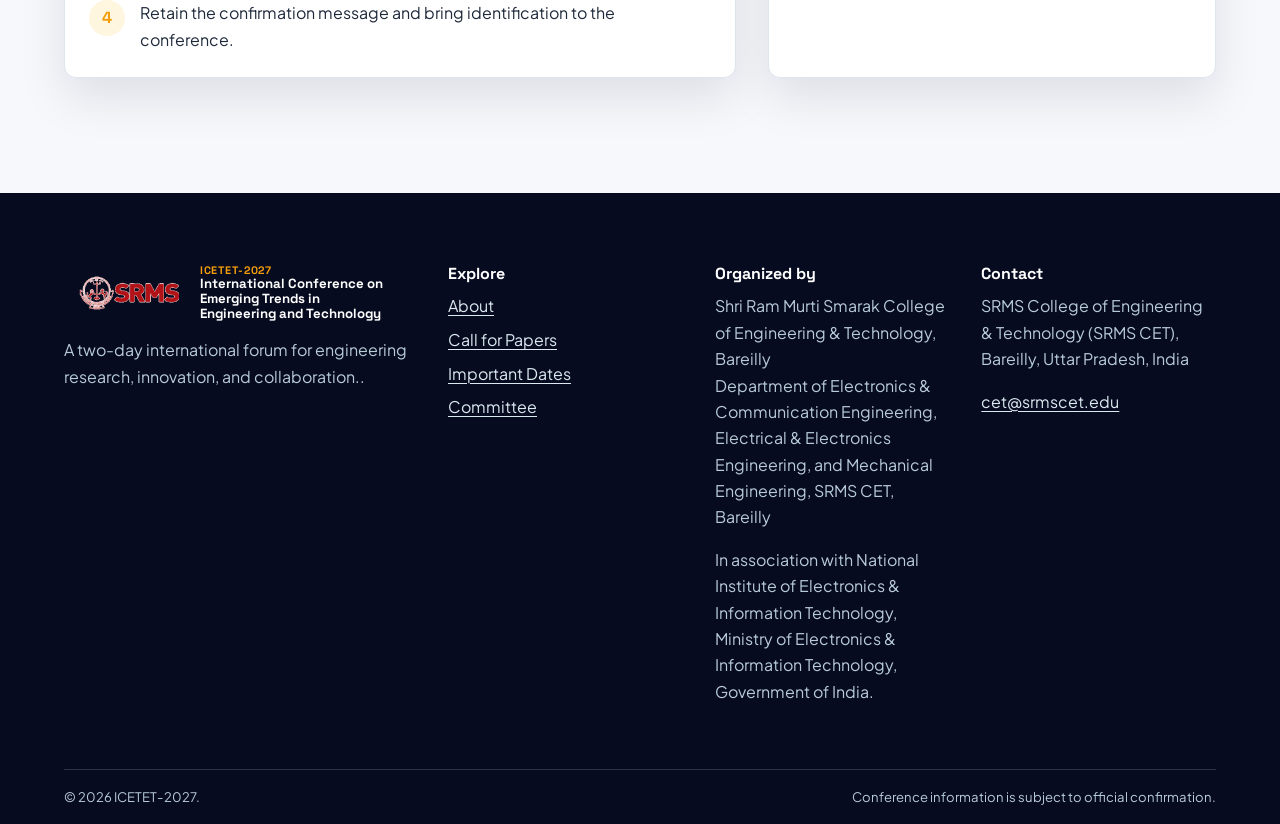
<file: registration.html>
<!doctype html>
<html lang="en"><head>
    <meta charset="utf-8">
    <meta name="viewport" content="width=device-width, initial-scale=1">
    <title>Registration | ICETET-2027</title>
    <meta name="description" content="ICETET-2027 brings together researchers, engineers, educators, students, and technology leaders to explore emerging engineering and technology.">
    <meta property="og:title" content="ICETET-2027">
    <meta property="og:description" content="International Conference on Emerging Trends in Engineering and Technology.">
    <meta property="og:type" content="website">
    <meta name="twitter:card" content="summary_large_image">
    <meta name="twitter:title" content="ICETET-2027">
    <meta name="twitter:description" content="International Conference on Emerging Trends in Engineering and Technology.">
    <link rel="preconnect" href="https://fonts.googleapis.com">
    <link rel="preconnect" href="https://fonts.gstatic.com" crossorigin="">
    <link rel="icon" type="image/jpeg" href="./assets/hero-bg-1-ZyqYJU7w.jpg">
    <script type="module" crossorigin="" src="./assets/index-DIQ5Yqx3.js"></script>
    <link rel="stylesheet" crossorigin="" href="./assets/index-BJhAMwMr.css">
  </head>
  <body>
    <div id="root"><div class="site-topbar"><div class="container site-topbar__inner"><div class="site-topbar__links"><a href="mailto:cet@srmscet.edu">cet@srmscet.edu</a><a href="tel:+91-581-2582030">+91-581-2582030</a></div><div class="site-social" aria-label="Social links"></div></div></div><header class="site-header"><div class="container site-header__inner"><a class="brand-lockup" aria-label="Shri Ram Murti Smarak College of Engineering &amp; Technology, Bareilly home" href="index.html"><img class="brand-logo" src="./assets/images/logo-srms.png" alt="Shri Ram Murti Smarak College of Engineering &amp; Technology, Bareilly logo"><span class="brand-lockup__text brand-lockup__text--host">Shri Ram Murti Smarak College of Engineering &amp; Technology, Bareilly</span></a><div class="site-header__partners" aria-label="Conference partners"><img src="./assets/images/logo-nielit.png" alt="NIELIT logo"></div><button class="menu-toggle" type="button" aria-label="Open navigation" aria-expanded="false" aria-controls="site-navigation">☰</button><nav class="site-nav" id="site-navigation" aria-label="Primary navigation"><ul class="site-nav__list"><li><a href="index.html">Home</a></li><li><a href="about.html">About</a></li><li><a href="call-for-papers.html">Call for Papers</a></li><li><a href="important-dates.html">Important Dates</a></li><li><a href="committee.html">Committee</a></li><li><a href="registration.html">Registration</a></li><li><a href="contact.html">Contact</a></li><li class="site-nav__submit-item"><button class="nav-submit is-disabled" type="button" disabled="" aria-disabled="true">Submit paper <span aria-hidden="true">↗</span></button></li></ul></nav><button class="nav-submit is-disabled" type="button" disabled="" aria-disabled="true">Submit paper <span aria-hidden="true">↗</span></button></div></header><main><div class="page-banner reveal is-visible"><div class="container"><p class="breadcrumb"><a href="index.html">Home</a><span>/</span><span>Registration</span></p><h1>Registration</h1><p>Choose your participation category and complete the registration process.</p></div></div><section class="section page-content reveal is-visible"><div class="container"><div class="page-content__intro"><p class="eyebrow">Participation</p><h2>Make room for <span>your work</span></h2><p>Registration details are provisional until the official fee schedule and payment account are confirmed.</p></div><div class="registration-grid"><div><div class="dates-table-wrap"><table class="data-table"><caption class="sr-only">ICETET-2027 registration fees</caption><thead><tr><th scope="col">Category</th><th scope="col">Indian Author</th><th scope="col">Foreign Author</th></tr></thead><tbody><tr><td>Student / Research Scholar</td><td>₹3,000</td><td>₹6,000</td></tr><tr><td>Faculty</td><td>₹4,000</td><td>₹8,000</td></tr><tr><td>Industry Participant</td><td>₹5,000</td><td>₹10,000</td></tr><tr><td>Attendee</td><td>₹2,000</td><td>₹4,000</td></tr></tbody></table></div><p class="registration-note"><strong>Registration fee is non-refundable.</strong></p><button class="button is-disabled" type="button" disabled="" aria-disabled="true">Open registration form</button></div><aside class="card registration-card reveal is-visible"><h2>What registration includes</h2><ul class="plain-list"><li>Access to technical sessions and invited talks</li><li>Conference programme and digital participation material</li><li>Certificate of participation or presentation, as applicable</li></ul></aside></div></div></section><section class="section section--cloud reveal is-visible"><div class="container registration-grid"><div class="card registration-card reveal is-visible"><h2>How to register</h2><ol class="steps"><li>Complete the registration form with accurate participant and paper details.</li><li>Make payment using the official payment instructions.</li><li>Upload payment proof as requested by the organizers.</li><li>Retain the confirmation message and bring identification to the conference.</li></ol></div><div class="card registration-card reveal is-visible"><h2>Payment details</h2><p>Payment details and registration instructions will be announced soon.</p><p>Registration and payment portal: Coming Soon</p></div></div></section></main><footer class="site-footer"><div class="container"><div class="site-footer__grid"><div class="site-footer__brand"><a class="brand-lockup" href="index.html"><img src="./assets/images/logo-srms.png" alt="Shri Ram Murti Smarak College of Engineering &amp; Technology, Bareilly logo"><span class="brand-lockup__text"><span>ICETET-2027</span>International Conference on Emerging Trends in Engineering and Technology</span></a><p>A two-day international forum for engineering research, innovation, and collaboration..</p><div class="site-social" aria-label="Social links"></div></div><div><h2 class="site-footer__heading">Explore</h2><ul class="site-footer__links"><li><a href="about.html">About</a></li><li><a href="call-for-papers.html">Call for Papers</a></li><li><a href="important-dates.html">Important Dates</a></li><li><a href="committee.html">Committee</a></li></ul></div><div><h2 class="site-footer__heading">Organized by</h2><p>Shri Ram Murti Smarak College of Engineering &amp; Technology, Bareilly<br>Department of Electronics &amp; Communication Engineering, Electrical &amp; Electronics Engineering, and Mechanical Engineering, SRMS CET, Bareilly</p><p>In association with National Institute of Electronics &amp; Information Technology, Ministry of Electronics &amp; Information Technology, Government of India.</p></div><div><h2 class="site-footer__heading">Contact</h2><p>SRMS College of Engineering &amp; Technology (SRMS CET), Bareilly, Uttar Pradesh, India</p><p><a href="mailto:cet@srmscet.edu">cet@srmscet.edu</a></p></div></div><div class="site-footer__bottom"><span>© 2026 ICETET-2027.</span><span>Conference information is subject to official confirmation.</span></div></div></footer><button type="button" aria-label="Back to top" class="back-to-top">↑</button></div>
  

</body></html>
</file>
<file: assets/index-BJhAMwMr.css>
@import"https://fonts.googleapis.com/css2?family=JetBrains+Mono:wght@500;700&family=Plus+Jakarta+Sans:wght@400;500;600;700;800&family=Space+Grotesk:wght@500;600;700&display=swap";:root{--color-navy-950: #071a2b;--color-navy-900: #0c2941;--color-navy-800: #123d5b;--color-navy-700: #1d5874;--color-orange-600: #e7682d;--color-orange-500: #f1843f;--color-orange-100: #fff0e7;--color-ink: #17232e;--color-muted: #607180;--color-paper: #ffffff;--color-cloud: #f3f6f8;--color-line: #d9e2e8;--font-display: "Space Grotesk", "Trebuchet MS", sans-serif;--font-body: "DM Sans", "Trebuchet MS", sans-serif;--space-1: .35rem;--space-2: .65rem;--space-3: 1rem;--space-4: 1.5rem;--space-5: 2rem;--space-6: 3rem;--space-7: 4.5rem;--space-8: 6rem;--radius-sm: .35rem;--radius-md: .75rem;--radius-lg: 1.25rem;--shadow-soft: 0 1rem 2.5rem rgba(7, 26, 43, .09);--shadow-lift: 0 1.25rem 3rem rgba(7, 26, 43, .15);--content-width: 72rem}*{box-sizing:border-box}html{scroll-behavior:smooth}body{margin:0;color:var(--color-ink);background:var(--color-paper);font-family:var(--font-body);font-size:1rem;line-height:1.65}img{display:block;max-width:100%}a{color:var(--color-orange-600);text-decoration-thickness:.08em;text-underline-offset:.18em}a:hover{color:var(--color-navy-800)}:focus-visible{outline:3px solid var(--color-orange-500);outline-offset:3px}h1,h2,h3,h4{margin:0 0 var(--space-3);color:var(--color-navy-950);font-family:var(--font-display);line-height:1.1;letter-spacing:0}p,ul,ol{margin:0 0 var(--space-3)}ul,ol{padding-left:1.25rem}button,input,textarea{font:inherit}button{cursor:pointer}.container{width:min(calc(100% - 2rem),var(--content-width));margin-inline:auto}.section{padding:var(--space-7) 0}.section--cloud{background:var(--color-cloud);overflow-x:hidden}.section__intro{max-width:42rem;margin-bottom:var(--space-5)}.eyebrow{display:inline-flex;align-items:center;gap:var(--space-2);margin-bottom:var(--space-2);color:var(--color-orange-600);font-size:.78rem;font-weight:700;letter-spacing:.12em;text-transform:uppercase}.eyebrow:before{width:2rem;height:2px;background:var(--color-orange-600);content:""}.section-title{font-size:clamp(2rem,5vw,3.4rem)}.section-title span{color:var(--color-orange-600)}.button{display:inline-flex;align-items:center;justify-content:center;min-height:3rem;padding:.75rem 1.25rem;border:1px solid transparent;border-radius:var(--radius-sm);background:var(--color-orange-600);color:var(--color-paper);font-weight:700;text-decoration:none;transition:transform .18s ease,background .18s ease,color .18s ease}.button:hover{background:var(--color-orange-500);color:var(--color-paper);transform:translateY(-2px)}.button--light{background:var(--color-paper);color:var(--color-navy-900)}.button--light:hover{background:var(--color-orange-100);color:var(--color-navy-900)}.button--outline{border-color:currentColor;background:transparent;color:var(--color-navy-900)}.button--outline:hover{background:var(--color-navy-900);color:var(--color-paper)}.site-topbar{background:var(--color-navy-950);color:#d9e7ef;font-size:.85rem}.site-topbar__inner,.site-header__inner{display:flex;align-items:center;justify-content:space-between;gap:var(--space-3)}.site-topbar__inner{min-height:2.4rem}.site-topbar__links,.site-social{display:flex;flex-wrap:wrap;align-items:center;gap:var(--space-3)}.site-topbar a,.site-social a{color:inherit;text-decoration:none}.site-header{position:sticky;z-index:20;top:0;background:#fffffff5;border-bottom:1px solid var(--color-line);-webkit-backdrop-filter:blur(14px);backdrop-filter:blur(14px)}.site-header__inner{min-height:5rem}.brand-lockup{display:inline-flex;align-items:center;gap:var(--space-2);min-width:0;flex:1 1 auto;color:var(--color-navy-950);text-decoration:none;background:transparent}.brand-lockup:before,.brand-lockup:after{content:none;display:none}.brand-lockup img{width:auto;height:2.9rem;object-fit:contain;background:transparent;border:0;box-shadow:none}.site-header .brand-lockup{gap:.6rem}.site-header .brand-logo{display:block;flex:0 0 auto;width:auto;height:2.9rem;max-width:9rem;object-fit:contain;background:#fff;padding:.3rem .55rem;border:1px solid rgba(7,26,43,.08);border-radius:.55rem;box-shadow:0 .25rem .9rem #070b1f2e;filter:none;mix-blend-mode:normal}.site-header .brand-lockup__text--host{max-width:15rem;font-size:.78rem;line-height:1.25;color:inherit;background:transparent}.brand-lockup__text{display:block;min-width:0;max-width:12rem;overflow-wrap:anywhere;font-family:var(--font-display);font-size:.83rem;font-weight:700;line-height:1.1}.brand-lockup__text span{display:block;color:var(--color-orange-600);font-size:.68rem;letter-spacing:.08em;text-transform:uppercase}.site-header__partners{display:flex;align-items:center;gap:var(--space-2)}.site-header__partners img{width:auto;height:2.35rem;max-width:5.5rem;object-fit:contain}.site-nav{position:absolute;top:100%;right:0;left:0;display:none;padding:var(--space-3) 1rem var(--space-4);background:var(--color-paper);border-bottom:1px solid var(--color-line);box-shadow:var(--shadow-soft)}.site-nav.is-open{display:block}.site-nav__list{display:grid;gap:.2rem;margin:0;padding:0;list-style:none}.site-nav a{display:block;padding:.7rem .8rem;border-radius:var(--radius-sm);color:var(--color-navy-900);font-weight:700;text-decoration:none}.site-nav a:hover,.site-nav a[aria-current=page]{background:var(--color-orange-100);color:var(--color-orange-600)}.menu-toggle{display:inline-flex;align-items:center;justify-content:center;width:2.8rem;height:2.8rem;border:1px solid var(--color-line);border-radius:var(--radius-sm);background:var(--color-paper);color:var(--color-navy-950);font-size:1.35rem}.site-footer{padding:var(--space-7) 0 var(--space-3);background:var(--color-navy-950);color:#b8ccd8}.site-footer h2,.site-footer h3{color:var(--color-paper)}.site-footer a{color:#dbeaf1}.site-footer__grid{display:grid;gap:var(--space-5)}.site-footer__brand{max-width:24rem}.site-footer__brand .brand-lockup{margin-bottom:var(--space-3);color:var(--color-paper)}.site-footer__heading{margin-bottom:var(--space-2);font-size:1rem}.site-footer__links{display:grid;gap:.45rem;margin:0;padding:0;list-style:none}.site-footer__bottom{display:flex;flex-wrap:wrap;justify-content:space-between;gap:var(--space-2);margin-top:var(--space-6);padding-top:var(--space-3);border-top:1px solid rgba(219,234,241,.18);font-size:.82rem}.draft-badge{position:fixed;z-index:50;right:.75rem;bottom:.75rem;padding:.45rem .7rem;border-radius:999px;background:var(--color-orange-600);color:var(--color-paper);box-shadow:var(--shadow-soft);font-size:.72rem;font-weight:700;letter-spacing:.04em}.page-banner{padding:var(--space-7) 0;background:linear-gradient(120deg,var(--color-navy-950),var(--color-navy-800));color:#dbeaf1}.page-banner h1{max-width:46rem;color:var(--color-paper);font-size:clamp(2.3rem,7vw,4.5rem)}.breadcrumb{display:flex;flex-wrap:wrap;gap:.45rem;margin:0;color:#b8ccd8;font-size:.88rem}.breadcrumb a{color:var(--color-paper)}.card-grid{display:grid;gap:var(--space-4)}.card{padding:var(--space-4);border:1px solid var(--color-line);border-radius:var(--radius-md);background:var(--color-paper);box-shadow:var(--shadow-soft)}.card--navy{border-color:transparent;background:var(--color-navy-900);color:#dbeaf1}.card--navy h3{color:var(--color-paper)}.sr-only{position:absolute;width:1px;height:1px;padding:0;margin:-1px;overflow:hidden;clip:rect(0,0,0,0);white-space:nowrap;border:0}.hero{position:relative;min-height:35rem;overflow:hidden;background:var(--color-navy-950)}.hero__slide{position:absolute;top:0;right:0;bottom:0;left:0;display:grid;align-items:end;padding:var(--space-7) 0;background-position:center;background-size:cover;opacity:0;transition:opacity .5s ease}.hero__slide:before{position:absolute;top:0;right:0;bottom:0;left:0;background:linear-gradient(90deg,#071a2beb,#071a2b61 65%,#071a2b1f);content:""}.hero__slide.is-active{opacity:1}.hero__content{position:relative;z-index:1;max-width:48rem;color:#e1eef3}.hero__content h1{color:var(--color-paper);font-size:clamp(2.7rem,8vw,6.2rem)}.hero__content h1 span{display:block;color:var(--color-orange-500)}.hero__content p{max-width:38rem;font-size:clamp(1rem,2vw,1.25rem)}.hero__actions{display:flex;flex-wrap:wrap;gap:var(--space-2);margin-top:var(--space-4)}.hero__dots{position:absolute;z-index:2;bottom:1.5rem;left:50%;display:flex;gap:.45rem;transform:translate(-50%)}.hero__dot{width:.6rem;height:.6rem;padding:0;border:0;border-radius:50%;background:#ffffff80}.hero__dot.is-active{background:var(--color-orange-500)}.countdown-band{padding:var(--space-5) 0;background:var(--color-orange-600);color:var(--color-paper)}.countdown-band h2{color:var(--color-paper);font-size:clamp(1.6rem,3vw,2.3rem)}.countdown-band .eyebrow{color:#ffe4d5}.countdown-band .eyebrow:before{background:#ffe4d5}.countdown-band__inner{display:grid;align-items:center;gap:var(--space-4)}.countdown{display:grid;grid-template-columns:repeat(4,minmax(0,1fr));gap:.5rem}.countdown__unit{padding:.65rem .35rem;border:1px solid rgba(255,255,255,.28);border-radius:var(--radius-sm);text-align:center}.countdown__value{display:block;font-family:var(--font-display);font-size:clamp(1.3rem,4vw,2.1rem);font-weight:700;line-height:1}.countdown__label{display:block;margin-top:.35rem;font-size:.7rem;text-transform:uppercase}.facts-grid{display:grid;gap:var(--space-3)}.fact-card{display:flex;align-items:flex-start;gap:var(--space-3);padding:var(--space-3);background:var(--color-paper);border-left:4px solid var(--color-orange-600);box-shadow:var(--shadow-soft)}.fact-card>div{min-width:0;overflow-wrap:anywhere}.fact-card img{width:2.8rem;height:2.8rem;object-fit:contain}.fact-card h3{margin-bottom:.2rem;font-size:.82rem;color:var(--color-muted);text-transform:uppercase;letter-spacing:.08em}.fact-card p{margin:0;font-family:var(--font-display);font-weight:600}.split-layout{display:grid;align-items:center;gap:var(--space-6)}.split-layout__image{min-height:18rem;border-radius:var(--radius-lg);background-position:center;background-size:cover;box-shadow:var(--shadow-lift)}.split-layout__copy{max-width:39rem}.section--navy{background:var(--color-navy-900);color:#cfe0e8}.section--navy h2,.section--navy h3{color:var(--color-paper)}.section__intro--light h2,.section__intro--light p:not(.eyebrow){color:#dbeaf1}.section--image{color:#dbeaf1;background:linear-gradient(#071a2be6,#071a2bf0),url(./section-bg-call-QMjDM62Z.jpg) center / cover}.section--image h2{color:var(--color-paper)}.speaker-card{overflow:hidden;padding:0}.speaker-card img{width:100%;height:15rem;object-fit:cover;object-position:center top}.speaker-card__body{padding:var(--space-3)}.speaker-card__body h3{margin-bottom:.3rem;font-size:1.15rem}.speaker-card__body p{margin:0;color:var(--color-muted);font-size:.9rem}.track-card{min-height:100%;border:1px solid rgba(219,234,241,.2);background:#071a2b6b;box-shadow:none}.track-card__icon{width:2.5rem;height:2.5rem;margin-bottom:var(--space-3);object-fit:contain}.track-card h3{color:var(--color-paper);font-size:1.1rem}.track-card ul{margin-bottom:0;color:#cfe0e8;font-size:.9rem}.timeline{display:grid;gap:0;border-left:2px solid var(--color-orange-600)}.timeline__item{position:relative;padding:0 0 var(--space-4) var(--space-5)}.timeline__item:before{position:absolute;top:.25rem;left:-.5rem;width:.9rem;height:.9rem;border:3px solid var(--color-cloud);border-radius:50%;background:var(--color-orange-600);content:""}.timeline__date{display:block;margin-bottom:.2rem;color:var(--color-orange-600);font-size:.8rem;font-weight:700;text-transform:uppercase}.timeline__item h3{margin-bottom:0;font-size:1.1rem}.committee-card{overflow:hidden;padding:0;background:#153b55;color:#cfe0e8;box-shadow:none}.committee-card img{width:100%;height:11rem;object-fit:cover}.committee-card__body{padding:var(--space-3)}.committee-card h3{margin-bottom:.25rem;color:var(--color-paper);font-size:1rem}.committee-card p{margin:0;font-size:.82rem}.guidance-grid{display:grid;gap:var(--space-6)}.check-list{display:grid;gap:var(--space-2);margin:0 0 var(--space-4);padding:0;list-style:none}.check-list li{position:relative;padding-left:1.8rem}.check-list li:before{position:absolute;left:0;color:var(--color-orange-600);content:"✓";font-weight:700}.card--accent{border:0;border-top:5px solid var(--color-orange-600);background:var(--color-navy-900);color:#cfe0e8}.card--accent h3{color:var(--color-paper)}.card--accent ul{margin-bottom:0}.section__action{margin-top:var(--space-5);text-align:center}.gallery-grid{display:grid;grid-template-columns:repeat(2,minmax(0,1fr));gap:.65rem}.gallery-grid button{min-height:8rem;padding:0;overflow:hidden;border:0;border-radius:var(--radius-sm);background:var(--color-navy-900)}.gallery-grid img{width:100%;height:100%;min-height:8rem;object-fit:cover;transition:transform .25s ease}.gallery-grid button:hover img{transform:scale(1.06)}.cta-strip{padding:var(--space-6) 0;background:var(--color-orange-600);color:var(--color-paper)}.cta-strip h2{max-width:48rem;color:var(--color-paper);font-size:clamp(1.8rem,4vw,3rem)}.cta-strip h2 span{color:#ffe4d5}.cta-strip__inner{display:flex;flex-wrap:wrap;align-items:center;justify-content:space-between;gap:var(--space-4)}.back-to-top{position:fixed;z-index:30;right:1rem;bottom:1rem;display:grid;width:2.8rem;height:2.8rem;place-items:center;border:0;border-radius:50%;background:var(--color-navy-950);color:var(--color-paper);font-size:1.4rem;opacity:0;pointer-events:none;transform:translateY(.75rem);transition:opacity .18s ease,transform .18s ease}.back-to-top.is-visible{opacity:1;pointer-events:auto;transform:translateY(0)}.reveal{opacity:0;transform:translateY(1.2rem);transition:opacity .6s ease,transform .6s ease}.reveal.is-visible{opacity:1;transform:translateY(0)}.lightbox[hidden]{display:none}.lightbox{position:fixed;z-index:60;top:0;right:0;bottom:0;left:0;display:grid;grid-template-columns:3rem minmax(0,1fr) 3rem;align-items:center;gap:.5rem;padding:2.5rem .75rem;background:#071a2bf0}.lightbox figure{display:grid;gap:var(--space-2);max-height:100%;margin:0;text-align:center}.lightbox img{width:100%;max-height:calc(100vh - 7rem);object-fit:contain}.lightbox figcaption{color:#dbeaf1;font-size:.85rem}.lightbox__close,.lightbox__previous,.lightbox__next{display:grid;width:2.7rem;height:2.7rem;place-items:center;padding:0;border:1px solid rgba(255,255,255,.45);border-radius:50%;background:#071a2ba6;color:var(--color-paper);font-size:1.2rem}.lightbox__close{position:absolute;top:1rem;right:1rem}.lightbox__previous,.lightbox__next{position:relative;z-index:1}.lightbox-open{overflow:hidden}.page-content{padding:var(--space-7) 0}.page-content__intro{max-width:48rem;margin-bottom:var(--space-6)}.page-content__intro h2{font-size:clamp(2rem,5vw,3.2rem)}.page-content__intro p:last-child{margin-bottom:0}.page-columns{display:grid;gap:var(--space-5)}.page-columns__main{min-width:0}.page-columns__aside{align-self:start}.topic-list,.plain-list{display:grid;gap:.55rem}.topic-list{margin:0;padding-left:1.1rem}.track-card--light{color:var(--color-muted);background:var(--color-paper)}.track-card--light h3{color:var(--color-navy-950)}.dates-table-wrap{max-width:100%;overflow-x:auto;margin-top:var(--space-5)}.data-table{width:100%;min-width:36rem;border-collapse:collapse;background:var(--color-paper)}.data-table th,.data-table td{padding:.9rem 1rem;border:1px solid var(--color-line);text-align:left;vertical-align:top}.data-table th{background:var(--color-navy-900);color:var(--color-paper);font-family:var(--font-display)}.data-table tr:nth-child(2n) td{background:var(--color-cloud)}.committee-group{margin-bottom:var(--space-6)}.committee-group h2{padding-bottom:var(--space-2);border-bottom:2px solid var(--color-orange-600);font-size:1.8rem}.committee-grid{display:grid;gap:var(--space-4)}.registration-grid,.contact-grid{display:grid;gap:var(--space-5)}.page-columns>*,.registration-grid>*,.contact-grid>*,.split-layout>*{min-width:0}.registration-card h2,.contact-card h2{font-size:1.55rem}.steps{counter-reset:step;display:grid;gap:var(--space-3);margin:0;padding:0;list-style:none}.steps li{counter-increment:step;position:relative;min-height:2.5rem;padding-left:3.2rem}.steps li:before{position:absolute;top:0;left:0;display:grid;width:2.25rem;height:2.25rem;place-items:center;border-radius:50%;background:var(--color-orange-100);color:var(--color-orange-600);content:counter(step);font-family:var(--font-display);font-weight:700}.contact-list{display:grid;gap:var(--space-2);margin:0;padding:0;list-style:none}.contact-list strong{display:block;color:var(--color-navy-900);font-family:var(--font-display)}.map-frame{width:100%;min-height:20rem;border:0;border-radius:var(--radius-md);background:var(--color-cloud)}.form-grid{display:grid;gap:var(--space-3)}.form-field{display:grid;gap:.35rem}.form-field label{color:var(--color-navy-900);font-weight:700}.form-field input,.form-field textarea{width:100%;padding:.8rem .9rem;border:1px solid var(--color-line);border-radius:var(--radius-sm);background:var(--color-paper);color:var(--color-ink)}.form-field textarea{min-height:8rem;resize:vertical}@media (min-width: 40rem){.committee-grid{grid-template-columns:repeat(2,minmax(0,1fr))}.contact-grid{grid-template-columns:.9fr 1.1fr}}@media (min-width: 60rem){.page-columns{grid-template-columns:minmax(0,1.45fr) minmax(16rem,.55fr)}.registration-grid{grid-template-columns:1.2fr .8fr}.committee-grid{grid-template-columns:repeat(3,minmax(0,1fr))}}@media (min-width: 40rem){.countdown-band__inner{grid-template-columns:1fr 1fr}.facts-grid,.gallery-grid{grid-template-columns:repeat(3,minmax(0,1fr))}}@media (min-width: 60rem){.hero{min-height:43rem}.split-layout,.guidance-grid{grid-template-columns:repeat(2,minmax(0,1fr))}.split-layout--reverse .split-layout__image{order:2}.gallery-grid{grid-template-columns:repeat(5,minmax(0,1fr))}}@media (min-width: 40rem){.container{width:min(calc(100% - 4rem),var(--content-width))}.site-header__partners{display:flex;margin-left:auto}.card-grid--2{grid-template-columns:repeat(2,minmax(0,1fr))}}@media (min-width: 60rem){.site-header__inner{gap:var(--space-5)}.menu-toggle{display:none}.site-nav{position:static;display:block;padding:0;border:0;box-shadow:none}.site-nav__list{display:flex;align-items:center;gap:.15rem}.site-nav a{padding:.55rem .65rem;font-size:.86rem}.site-footer__grid{grid-template-columns:1.5fr 1fr 1fr 1fr}.card-grid--3{grid-template-columns:repeat(3,minmax(0,1fr))}.card-grid--4{grid-template-columns:repeat(4,minmax(0,1fr))}}@media (prefers-reduced-motion: reduce){html{scroll-behavior:auto}*,*:before,*:after{transition-duration:.01ms!important;animation-duration:.01ms!important}}:root{--color-navy-950: #070b1f;--color-navy-900: #0b1230;--color-navy-800: #111b3d;--color-navy-700: #1b2852;--color-orange-600: #f59e0b;--color-orange-500: #fbbf24;--color-orange-100: #fff6df;--color-ink: #1e293b;--color-muted: #64748b;--color-paper: #ffffff;--color-cloud: #f7f8fc;--color-line: #dfe5f0;--color-cyan: #22d3ee;--color-blue: #3b82f6;--font-body: "Plus Jakarta Sans", "Trebuchet MS", sans-serif;--font-mono: "JetBrains Mono", "SFMono-Regular", Consolas, monospace;--shadow-soft: 0 1.25rem 3rem rgba(7, 11, 31, .1);--shadow-lift: 0 1.5rem 4rem rgba(7, 11, 31, .2)}body{background:var(--color-cloud)}.site-home .site-topbar{position:absolute;z-index:25;top:0;right:0;left:0;background:#070b1f47;border-bottom:1px solid rgba(255,255,255,.12)}.site-home .site-header{position:absolute;z-index:24;top:2.4rem;right:0;left:0;background:transparent;border-bottom-color:#ffffff24;-webkit-backdrop-filter:none;backdrop-filter:none}.site-home .brand-lockup,.site-home .site-nav a,.site-home .menu-toggle{color:var(--color-paper)}.site-home .site-nav a:hover,.site-home .site-nav a[aria-current=page]{background:transparent;color:var(--color-cyan)}.nav-submit{display:inline-flex;align-items:center;gap:.5rem;padding:.65rem .95rem;border:1px solid rgba(245,158,11,.8);border-radius:999px;background:#f59e0b24;color:var(--color-orange-500);font-size:.78rem;font-weight:800;text-decoration:none;white-space:nowrap}.nav-submit:hover{background:var(--color-orange-600);color:var(--color-navy-950)}.site-home .site-nav{background:transparent}.hero{min-height:max(46rem,100svh);background:var(--color-navy-950)}.hero__slide{align-items:center;padding:8rem 0 7rem;background-position:center;transition:opacity .7s cubic-bezier(.22,1,.36,1)}.hero__slide:before{background:linear-gradient(90deg,#070b1ff5,#070b1fb8 46%,#070b1f59),linear-gradient(180deg,#070b1f33,#070b1fd9)}.hero-network{position:absolute;z-index:1;top:0;right:0;bottom:0;left:0;width:100%;height:100%;opacity:.7;pointer-events:none}.hero-orb{position:absolute;z-index:1;width:22rem;height:22rem;border-radius:50%;filter:blur(70px);opacity:.18;pointer-events:none}.hero-orb--one{top:20%;right:6%;background:var(--color-cyan);animation:drift-one 12s ease-in-out infinite alternate}.hero-orb--two{bottom:8%;left:25%;background:var(--color-blue);animation:drift-two 15s ease-in-out infinite alternate}@keyframes drift-one{to{transform:translate(-2rem,1.5rem) scale(1.1)}}@keyframes drift-two{to{transform:translate(2rem,-1rem) scale(.9)}}.hero__content{z-index:2;max-width:76rem;padding-top:3rem}.hero__kicker{display:inline-flex;align-items:center;gap:.6rem;margin-bottom:1.5rem;color:#a5f3fc;font-size:.75rem;font-weight:800;letter-spacing:.12em;text-transform:uppercase}.signal-dot{width:.5rem;height:.5rem;border-radius:50%;background:var(--color-cyan);box-shadow:0 0 1rem var(--color-cyan)}.hero__content h1{max-width:56rem;color:var(--color-paper);font-size:clamp(3.8rem,10vw,7.8rem);letter-spacing:-.055em;line-height:.92}.hero__content h1 span{display:block;color:transparent;background:linear-gradient(110deg,#60a5fa,#22d3ee 68%,#a5f3fc);-webkit-background-clip:text;background-clip:text}.hero__full-title{max-width:42rem;margin:1.5rem 0 .75rem;color:#e2e8f0;font-family:var(--font-display);font-size:clamp(1.05rem,2vw,1.35rem);font-weight:600}.hero__description{max-width:33rem;color:#b7c6e0}.hero__chips,.hero__actions{display:flex;flex-wrap:wrap;gap:.75rem}.hero__chips{margin:1.75rem 0 1.5rem}.glass-chip{display:inline-flex;align-items:center;gap:.55rem;padding:.65rem .8rem;border:1px solid rgba(165,243,252,.2);border-radius:.65rem;background:#ffffff14;color:#e0f2fe;font-size:.78rem;-webkit-backdrop-filter:blur(10px);backdrop-filter:blur(10px)}.button{min-height:3.3rem;padding-inline:1.25rem;border-radius:.65rem;transition:transform .25s cubic-bezier(.22,1,.36,1),box-shadow .25s ease,background .25s ease}.button span,.text-link span{display:inline-block;margin-left:.45rem;transition:transform .25s ease}.button:hover span,.text-link:hover span{transform:translate(.2rem,-.2rem)}.button.is-disabled,.nav-submit.is-disabled{cursor:not-allowed;opacity:.52;filter:grayscale(.35)}.button.is-disabled:hover,.nav-submit.is-disabled:hover{background:inherit;color:inherit;box-shadow:none;transform:none}.button--amber{background:var(--color-orange-600);color:var(--color-navy-950);box-shadow:0 0 #f59e0b00}.button--amber:hover{background:var(--color-orange-500);color:var(--color-navy-950);box-shadow:0 0 2rem #f59e0b59}.button--glass,.button--light{border-color:#ffffff4d;background:#ffffff14;color:var(--color-paper);-webkit-backdrop-filter:blur(10px);backdrop-filter:blur(10px)}.button--glass:hover,.button--light:hover{background:#ffffff2e;color:var(--color-paper)}.hero__bottom{position:absolute;z-index:3;right:0;bottom:2rem;left:0;display:flex;align-items:end;justify-content:space-between;gap:1rem}.hero__partner-label{display:grid;gap:.2rem;color:#94a3b8;font-size:.65rem;letter-spacing:.08em;text-transform:uppercase}.hero__partner-label strong{color:#e2e8f0;font-size:.8rem}.hero__dots{position:static;transform:none;display:flex;align-items:center;gap:.75rem;margin:0;padding:0}.hero__dot{flex:0 0 auto;width:2rem;height:.25rem;margin:0;padding:0;border:0;border-radius:999px;background:#ffffff4d}.hero__dot.is-active{width:3rem;height:.25rem;background:var(--color-cyan);box-shadow:0 0 .8rem #22d3eea6}.countdown-band{padding:1.25rem 0;background:var(--color-navy-900);border-bottom:1px solid rgba(34,211,238,.2)}.countdown-band__inner{grid-template-columns:auto 1fr}.countdown-band h2{margin:0;font-size:1.1rem}.countdown-band .eyebrow{margin-bottom:.35rem;color:var(--color-cyan)}.countdown-band .eyebrow:before{background:var(--color-cyan)}.countdown{justify-self:end;max-width:26rem}.countdown__unit{border-color:#a5f3fc33;background:#ffffff0d}.countdown__value,.countdown__label,.stat-item strong{font-family:var(--font-mono)}.stats-strip{background:var(--color-paper);border-bottom:1px solid var(--color-line)}.stats-grid{display:grid;grid-template-columns:repeat(4,1fr)}.stat-item{display:grid;gap:.25rem;padding:1.5rem 1rem;border-left:1px solid var(--color-line)}.stat-item:last-child{border-right:1px solid var(--color-line)}.stat-item strong{color:var(--color-navy-900);font-size:1.7rem}.stat-item span{color:var(--color-muted);font-size:.72rem;font-weight:700;text-transform:uppercase;letter-spacing:.06em}.section{position:relative;padding:clamp(4.5rem,9vw,8rem) 0}.section:not(.section--navy):not(.section--image):not(.cta-strip):before{position:absolute;top:0;right:0;bottom:0;left:0;background-image:radial-gradient(rgba(59,130,246,.08) 1px,transparent 1px);background-size:24px 24px;-webkit-mask-image:linear-gradient(to bottom,rgba(0,0,0,.6),transparent 35%);mask-image:linear-gradient(to bottom,rgba(0,0,0,.6),transparent 35%);pointer-events:none;content:""}.section>.container{position:relative;z-index:1}.eyebrow{color:var(--color-blue);font-size:.7rem;letter-spacing:.15em}.eyebrow:before{width:1.5rem;background:var(--color-blue)}.section-title{max-width:48rem;font-size:clamp(2.5rem,5.6vw,5rem);letter-spacing:-.045em}.section-title span,.section-title em{color:var(--color-blue);font-style:normal}.section__intro{max-width:52rem;margin-bottom:3rem}.split-layout{gap:clamp(3rem,8vw,8rem)}.split-layout__image{min-height:28rem;border-radius:1rem;position:relative;overflow:hidden}.split-layout__image:after{position:absolute;top:0;right:0;bottom:0;left:0;border:1px solid rgba(255,255,255,.18);border-radius:inherit;content:""}.image-stamp{position:absolute;right:1rem;bottom:1rem;z-index:1;padding:.6rem .75rem;border:1px solid rgba(255,255,255,.25);background:#070b1fa6;color:#a5f3fc;font-family:var(--font-mono);font-size:.65rem;letter-spacing:.08em}.text-link{display:inline-flex;align-items:center;margin-top:1.5rem;color:var(--color-navy-900);font-weight:800;text-decoration:none}.text-link--light{color:var(--color-cyan)}.section--navy,.section--image{background-color:var(--color-navy-900);background-image:linear-gradient(#0b1230f0,#0b1230f5),url(./section-bg-call-QMjDM62Z.jpg);color:#cbd5e1}.section--navy h2,.section--navy h3,.section--image h2,.section--image h3{color:var(--color-paper)}.section--navy .eyebrow,.section--image .eyebrow{color:var(--color-cyan)}.section--navy .eyebrow:before,.section--image .eyebrow:before{background:var(--color-cyan)}.section--image{background-image:linear-gradient(#070b1fe6,#070b1ff2),url(./section-bg-call-QMjDM62Z.jpg)}.card-grid{gap:1rem}.track-card{position:relative;min-height:19rem;overflow:hidden;border:1px solid rgba(165,243,252,.17);border-radius:1rem;background:linear-gradient(145deg,#1b2852bf,#0b1230eb);box-shadow:none;transition:transform .3s cubic-bezier(.22,1,.36,1),border-color .3s ease,box-shadow .3s ease}.track-card:before{position:absolute;top:0;right:0;bottom:0;left:0;border-radius:inherit;background:linear-gradient(135deg,rgba(59,130,246,.75),transparent 35%,rgba(34,211,238,.5));opacity:0;transition:opacity .3s ease;content:"";pointer-events:none}.track-card:hover{border-color:#22d3eea6;box-shadow:0 1rem 3rem #22d3ee1f;transform:translateY(-.35rem)}.track-card:hover:before{opacity:1}.track-card>*{position:relative;z-index:1}.track-card__top{display:flex;align-items:center;justify-content:space-between;margin-bottom:1.5rem}.track-number,.speaker-index{color:#64748b;font-family:var(--font-mono);font-size:.7rem}.track-icon{display:grid;width:3rem;height:3rem;place-items:center;border:1px solid rgba(34,211,238,.35);border-radius:50%;background:#22d3ee1a}.track-card__icon,.track-icon img{width:1.6rem;height:1.6rem;margin:0}.track-icon svg{width:1.6rem;height:1.6rem;color:var(--color-cyan)}.track-card h3{font-size:1.15rem}.track-card ul{color:#a8b8d3;font-size:.82rem}.card-arrow{position:absolute!important;right:1.25rem;bottom:1.25rem;color:var(--color-cyan);font-size:1.25rem;text-decoration:none}.speaker-card{position:relative;overflow:hidden;padding:0;border:1px solid var(--color-line);border-radius:1rem;box-shadow:none}.speaker-card img{height:22rem;filter:grayscale(1);transition:filter .5s ease,transform .7s ease}.speaker-card:hover img{filter:grayscale(0);transform:scale(1.04)}.speaker-card:after{position:absolute;right:0;bottom:0;left:0;height:55%;background:linear-gradient(transparent,#070b1ff2);content:"";pointer-events:none}.speaker-card__body{position:absolute;z-index:2;right:0;bottom:0;left:0;padding:1.5rem;color:var(--color-paper)}.speaker-card__body h3,.speaker-card__body p{color:var(--color-paper)}.speaker-card__body p{color:#cbd5e1}.speaker-index{position:absolute;z-index:3;top:1rem;left:1rem;color:#a5f3fc}.timeline{max-width:56rem;border-left-color:#3b82f666}.timeline__item:before{background:var(--color-blue);box-shadow:0 0 0 5px #3b82f61a,0 0 1rem #3b82f673}.timeline__item.is-next:before{background:var(--color-orange-600);box-shadow:0 0 0 5px #f59e0b24,0 0 1rem #f59e0b8c}.timeline__item.is-past{opacity:.48}.timeline__date{font-family:var(--font-mono)}.committee-card{border:0;border-radius:1rem;background:#111b3d}.committee-card img{width:8rem;height:8rem;margin:1.5rem auto 0;border:3px solid transparent;border-radius:50%;background:linear-gradient(#111b3d,#111b3d) padding-box,linear-gradient(135deg,#3b82f6,#22d3ee) border-box}.initials-avatar{display:grid;width:8rem;height:8rem;margin:1.5rem auto 0;place-items:center;border:3px solid transparent;border-radius:50%;background:linear-gradient(135deg,#3b82f6,#22d3ee) padding-box,linear-gradient(135deg,#111b3d,#22d3ee) border-box;color:var(--color-paper);font-family:var(--font-display);font-size:2rem;font-weight:700}.committee-search{display:grid;max-width:34rem;gap:.5rem;margin-bottom:var(--space-6)}.committee-search label{color:var(--color-navy-900);font-weight:700}.committee-search input{padding:.85rem 1rem;border:1px solid var(--color-line);border-radius:var(--radius-sm);background:var(--color-paper)}.committee-card__body{padding:1.25rem;text-align:center}.committee-card__body span{color:var(--color-cyan);font-size:.65rem;font-weight:800;letter-spacing:.12em;text-transform:uppercase}.committee-card h3{margin-top:.4rem}.committee-card p{color:#94a3b8}.gallery-grid{grid-template-columns:repeat(4,minmax(0,1fr));grid-auto-rows:9rem;gap:.75rem}.gallery-grid button{min-height:0;border-radius:.65rem}.gallery-grid button:nth-child(5n+1){grid-row:span 2}.gallery-grid img{min-height:0}.cta-strip{background:linear-gradient(110deg,#0b1230,#111b3d);border-top:1px solid rgba(34,211,238,.3)}.cta-strip h2{letter-spacing:-.04em}@media (min-width: 60rem){.site-home .site-nav{flex:1 1 auto}.site-home .site-nav__list{justify-content:flex-end}}@media (max-width: 59.99rem){.nav-submit{display:none}.site-home .site-nav{background:#070b1ff7}.site-home .site-nav a{color:var(--color-paper)}.site-header .brand-logo{height:2.4rem;max-width:7rem;padding:.22rem .45rem;border-radius:.45rem}.site-header .brand-lockup__text--host{max-width:11rem;font-size:.7rem}}@media (max-width: 39.99rem){.hero .container,.facts-grid,.facts-grid .fact-card{width:calc(100% - 2rem);max-width:calc(100% - 2rem)}.hero{min-height:47rem}.hero__content{padding-top:4rem}.hero__content h1{font-size:clamp(3.35rem,17vw,4.8rem)}.hero__chips,.hero__actions{display:grid}.hero__bottom{display:grid;grid-template-columns:1fr 1fr;bottom:1rem}.hero__dots{grid-column:1 / -1}.countdown-band__inner{grid-template-columns:1fr}.countdown{justify-self:stretch}.stats-grid{grid-template-columns:repeat(2,1fr)}.stat-item:nth-child(3){border-left:0}.gallery-grid{grid-template-columns:repeat(2,minmax(0,1fr));grid-auto-rows:7rem}.track-grid{grid-template-columns:repeat(4,minmax(0,1fr))}}@media (prefers-reduced-motion: reduce){.hero-orb{animation:none}}html,body{overflow-x:clip}body{min-width:0}img,table{max-width:100%}.section,.page-banner,.cta-strip,.site-footer,.countdown-band,.stats-strip{overflow-x:clip}.container,.site-header__inner,.site-topbar__inner,.countdown-band__inner,.hero__content,.hero__bottom,.page-columns>*,.registration-grid>*,.contact-grid>*,.split-layout>*,.stat-item,.fact-card>div,.hero__chips>*,.hero__actions>*{min-width:0}.track-grid{grid-template-columns:repeat(1,minmax(0,1fr))}@media (min-width: 40rem) and (max-width: 59.99rem){.track-grid{grid-template-columns:repeat(2,minmax(0,1fr))}}@media (min-width: 60rem){.track-grid{grid-template-columns:repeat(3,minmax(0,1fr))}}.site-header__inner{flex-wrap:nowrap}.site-header .brand-lockup{min-width:0;overflow:hidden}.site-header__partners,.menu-toggle,.fact-card img{flex-shrink:0}@media (min-width: 40rem) and (max-width: 64rem){.site-nav a{padding:.5rem;font-size:.8rem}.site-header__inner{gap:var(--space-3)}.nav-submit{display:inline-flex;padding:.55rem .8rem;font-size:.72rem}}@media (max-width: 40rem){.site-topbar{font-size:.78rem}.site-topbar__inner{flex-wrap:nowrap;overflow:hidden;column-gap:var(--space-2)}.site-topbar__links{flex-wrap:nowrap;overflow:hidden;white-space:nowrap}.site-topbar__links a[href^="tel:"]{display:none}.site-social{flex-wrap:nowrap;overflow:hidden;white-space:nowrap;text-overflow:ellipsis}.site-header__partners img{height:1.8rem;max-width:4.2rem}}@media (max-width: 26rem){.site-header .brand-logo{height:2rem;max-width:6rem;padding:.2rem .4rem}.site-header .brand-lockup__text--host{max-width:8.5rem;font-size:.65rem}.site-header__partners img{height:1.6rem;max-width:3.5rem}.menu-toggle{width:2.5rem;height:2.5rem}}@media (min-width: 40rem) and (max-width: 59.99rem){.site-footer__grid{grid-template-columns:repeat(2,minmax(0,1fr))}}.hero__content h1{font-size:clamp(2.6rem,1rem + 6vw,7.8rem);overflow-wrap:break-word}.hero__full-title{font-size:clamp(1rem,.9rem + 1vw,1.35rem)}.hero__description{max-width:33rem}.hero__chips,.hero__actions{min-width:0}.glass-chip{max-width:100%;overflow-wrap:anywhere}.hero__bottom>*{min-width:0}.hero__dots{flex-wrap:nowrap}.section--navy,.section--image{background-size:cover;background-position:center}@media (max-width: 40rem){.hero{min-height:100svh}.hero__slide{padding:6rem 0}.hero__content{padding-top:2rem}.hero__content h1{font-size:clamp(2.5rem,12vw,3.6rem);letter-spacing:-.04em}.section-title{font-size:clamp(1.9rem,8vw,2.6rem)}.page-banner h1{font-size:clamp(2rem,9vw,3rem)}.page-banner{padding:var(--space-5) 0}.split-layout__image{min-height:16rem}.speaker-card img{height:18rem}.countdown{gap:.4rem}.countdown__unit{padding:.55rem .25rem}.countdown__value{font-size:clamp(1.1rem,6vw,1.5rem)}.hero__actions .button{width:100%}}@media (min-width: 96rem){:root{--content-width: 76rem}.hero__content{max-width:76rem}.gallery-grid{grid-template-columns:repeat(5,minmax(0,1fr))}}@media (min-width: 160rem){.hero{min-height:60rem}}.hero{display:grid}.hero__slide{grid-area:1 / 1;position:relative;inset:auto;min-width:0;visibility:hidden;transition:opacity .7s cubic-bezier(.22,1,.36,1),visibility 0s linear .7s}.hero__slide.is-active{visibility:visible;opacity:1;transition:opacity .7s cubic-bezier(.22,1,.36,1),visibility 0s linear 0s}.hero-network,.hero-orb{grid-area:1 / 1}.hero__bottom{min-width:0}@media (max-width: 39.99rem){.hero__bottom{position:static;grid-column:1;grid-row:2;padding-bottom:1.5rem}}.hero__dots{display:flex;align-items:center;gap:.75rem;flex-wrap:nowrap}@media (min-width: 60rem) and (max-width: 84rem){.site-header__inner{gap:1rem}.site-nav a{padding:.5rem;font-size:.8rem}.nav-submit{padding:.55rem .8rem;font-size:.72rem}}@media (min-width: 60rem) and (max-width: 71rem){.site-header .brand-lockup__text--host{display:none}.site-nav a{white-space:nowrap}}.site-nav__submit-item{display:none}@media (max-width: 59.99rem){.site-nav.is-open{max-height:calc(100svh - 6rem);overflow-y:auto;animation:nav-drop .22s ease}.site-nav__submit-item{display:block;margin-top:.5rem}.site-nav .nav-submit{display:inline-flex;width:100%;justify-content:center}.site-home .site-nav .nav-submit{color:var(--color-orange-500)}}@keyframes nav-drop{0%{opacity:0;transform:translateY(-.5rem)}to{opacity:1;transform:none}}.hero__kicker{max-width:100%;overflow-wrap:anywhere}.stat-item span,.track-card h3,.track-card ul,.committee-card h3,.committee-card p,.fact-card strong{overflow-wrap:anywhere}@media (max-width: 26rem){.site-topbar__links{flex:1 1 auto;min-width:0}.site-topbar__links a{overflow:hidden;text-overflow:ellipsis;white-space:nowrap}.site-social>span{display:none}}@media (max-width: 26rem){.lightbox{grid-template-columns:2.2rem minmax(0,1fr) 2.2rem}.lightbox__close,.lightbox__previous,.lightbox__next{width:2.2rem;height:2.2rem;font-size:1rem}}.committee-card img{object-fit:contain}.speaker-photo-placeholder{display:grid;place-items:center;width:100%;height:22rem;background:linear-gradient(145deg,#1b2852,#0b1230);color:#a5f3fc;font-family:var(--font-mono);font-size:.8rem;font-weight:700;letter-spacing:.15em;text-transform:uppercase}.speaker-photo-placeholder span{padding:.7rem 1.1rem;border:1px solid rgba(34,211,238,.4);border-radius:999px;background:#22d3ee14}@media (max-width: 40rem){.speaker-photo-placeholder{height:18rem}}.map-frame+.button{margin-top:1rem}.venue-label{margin:0 0 .75rem}.dept-code{color:#a5f3fc;font-family:var(--font-mono);font-size:.75rem;font-weight:700;letter-spacing:.15em}.dept-card{display:flex;flex-direction:column}.dept-card h3,.dept-card p{overflow-wrap:anywhere}.dept-card p{margin-bottom:1.5rem;color:#a8b8d3;font-size:.9rem}.dept-card .button{margin-top:auto;align-self:flex-start;max-width:100%}
</file>
